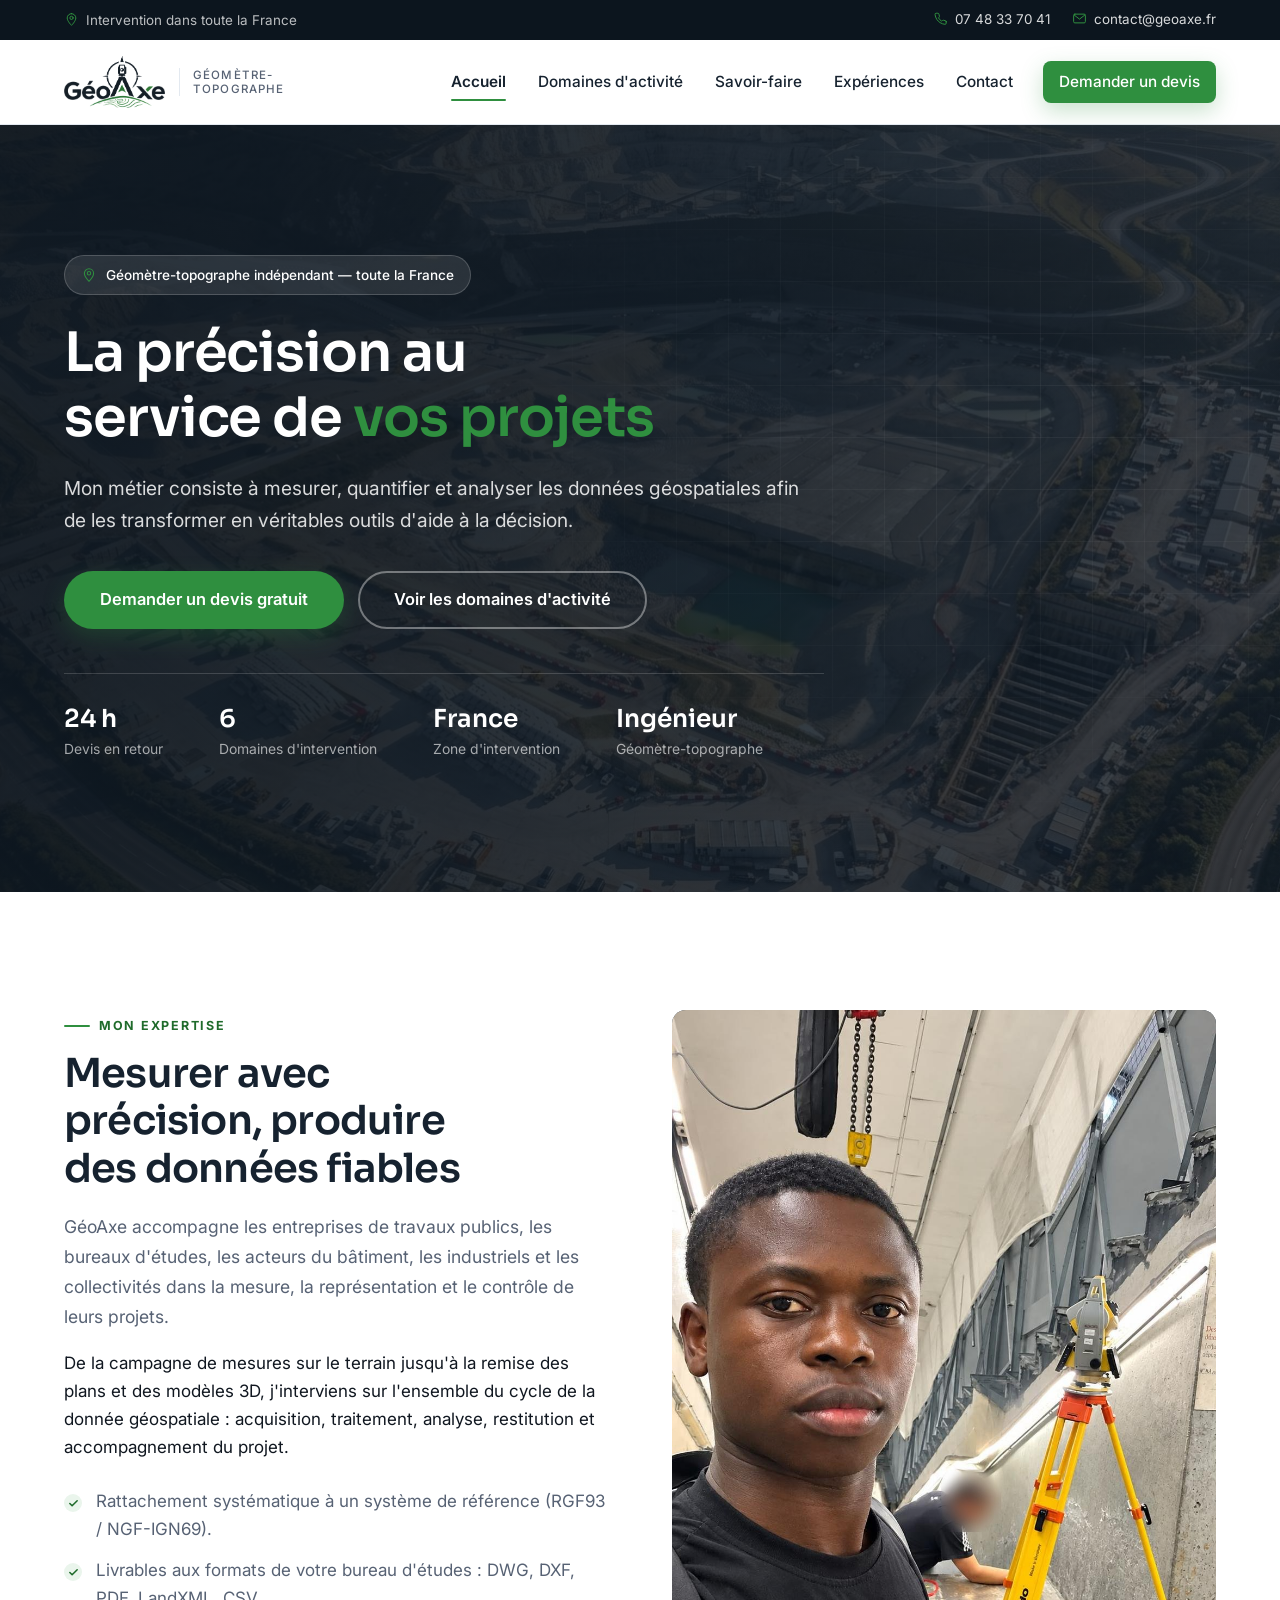
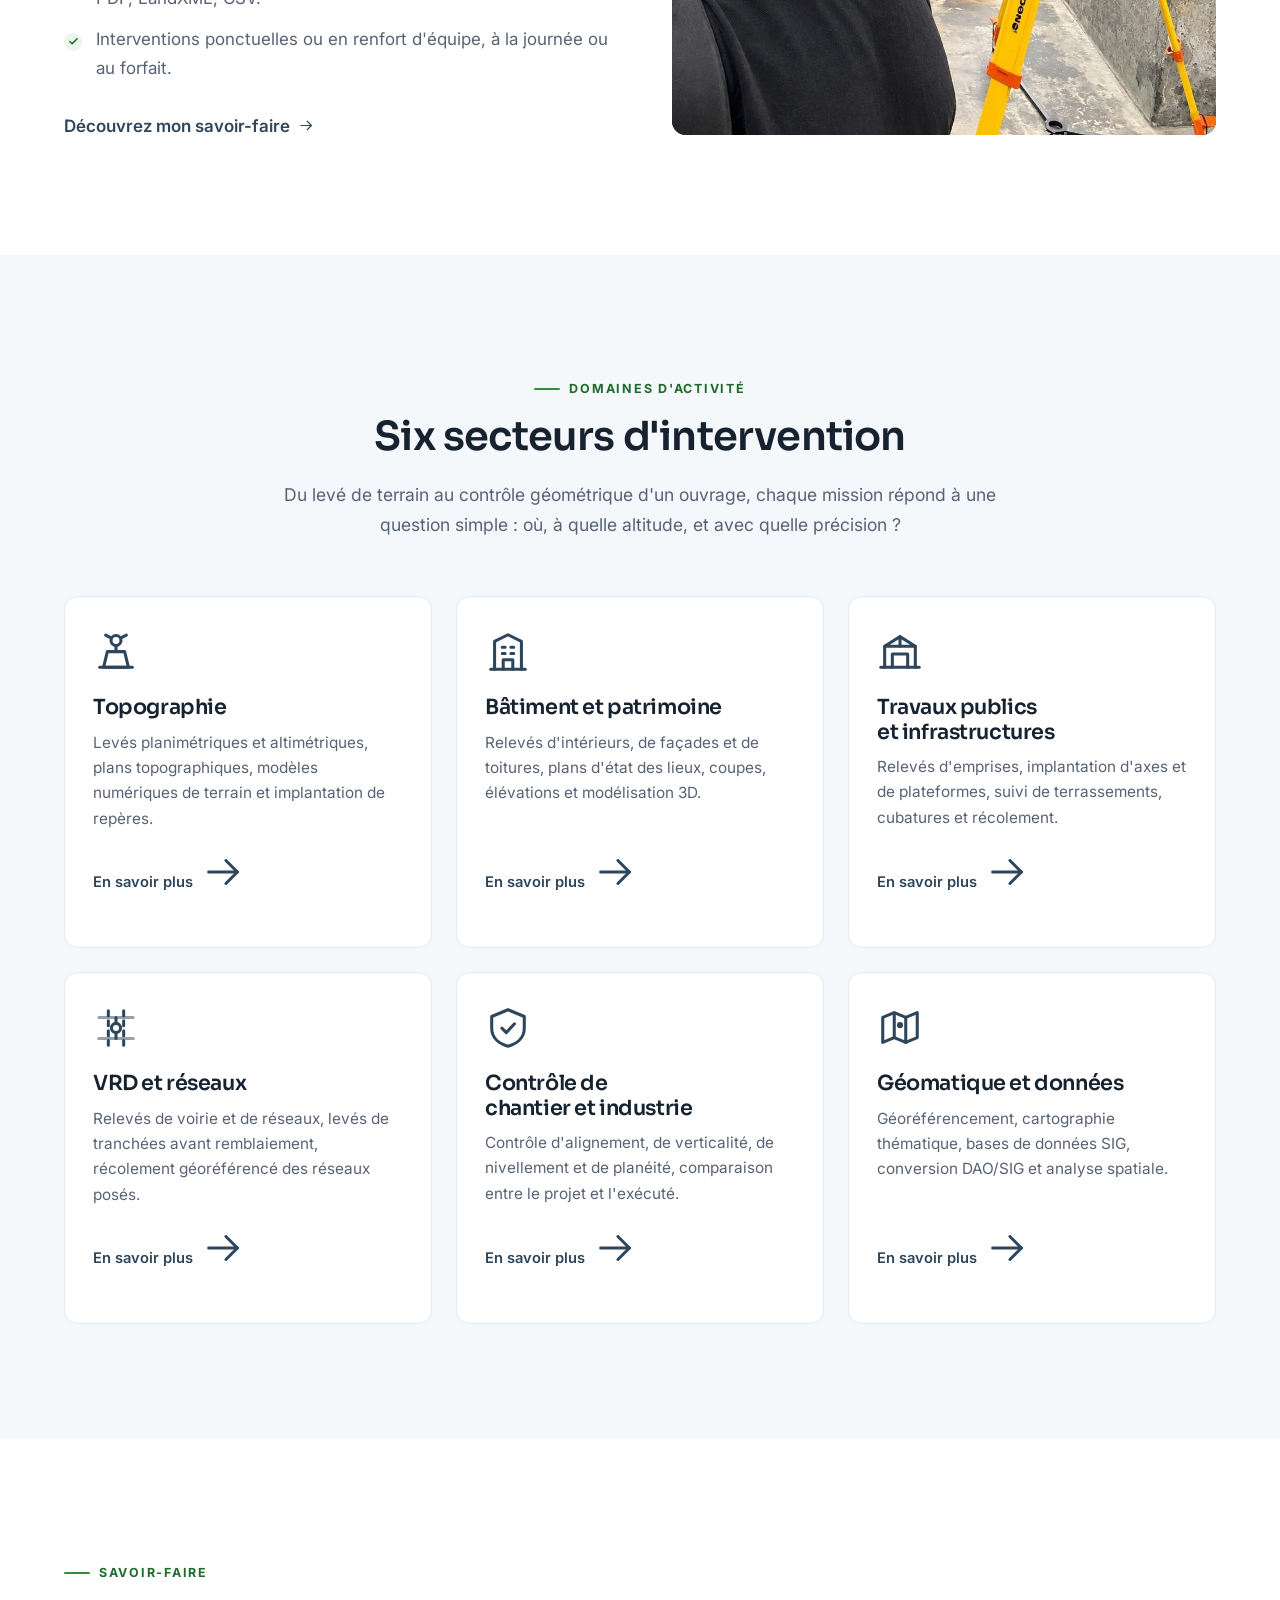
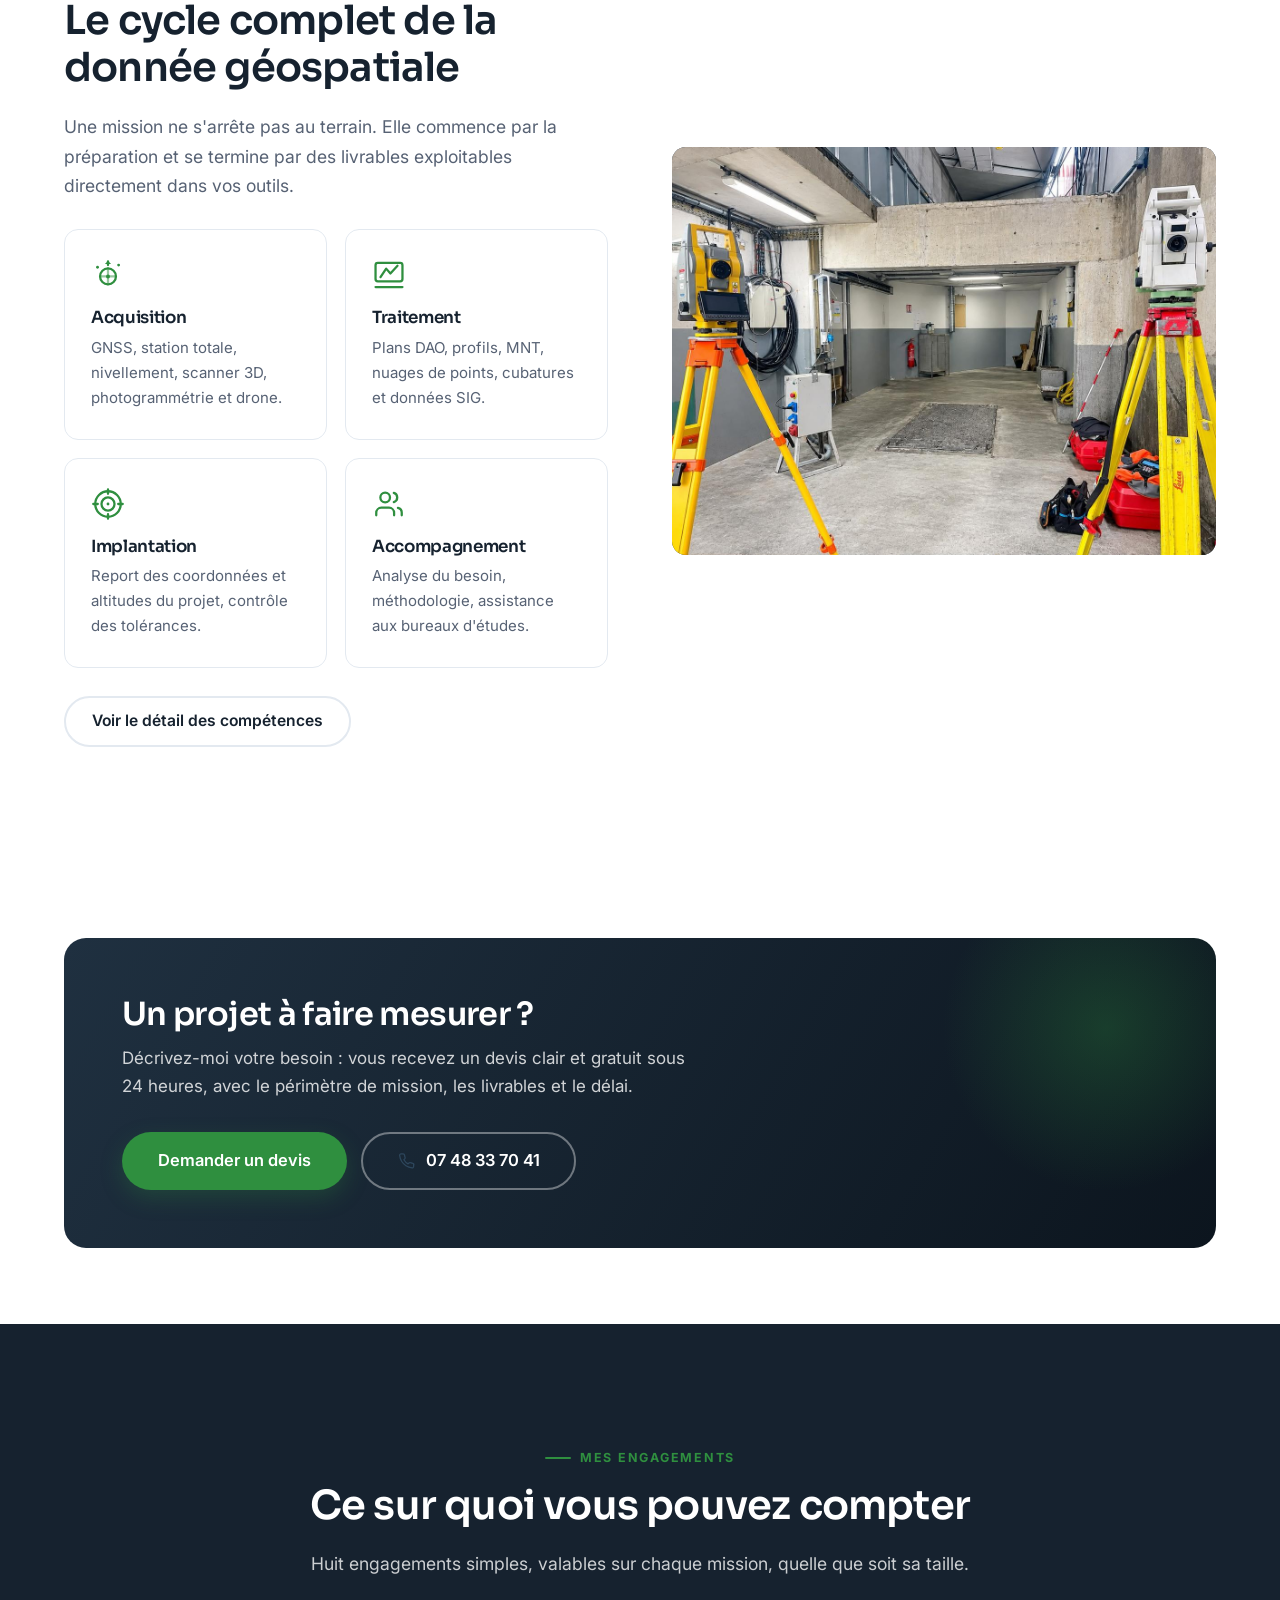
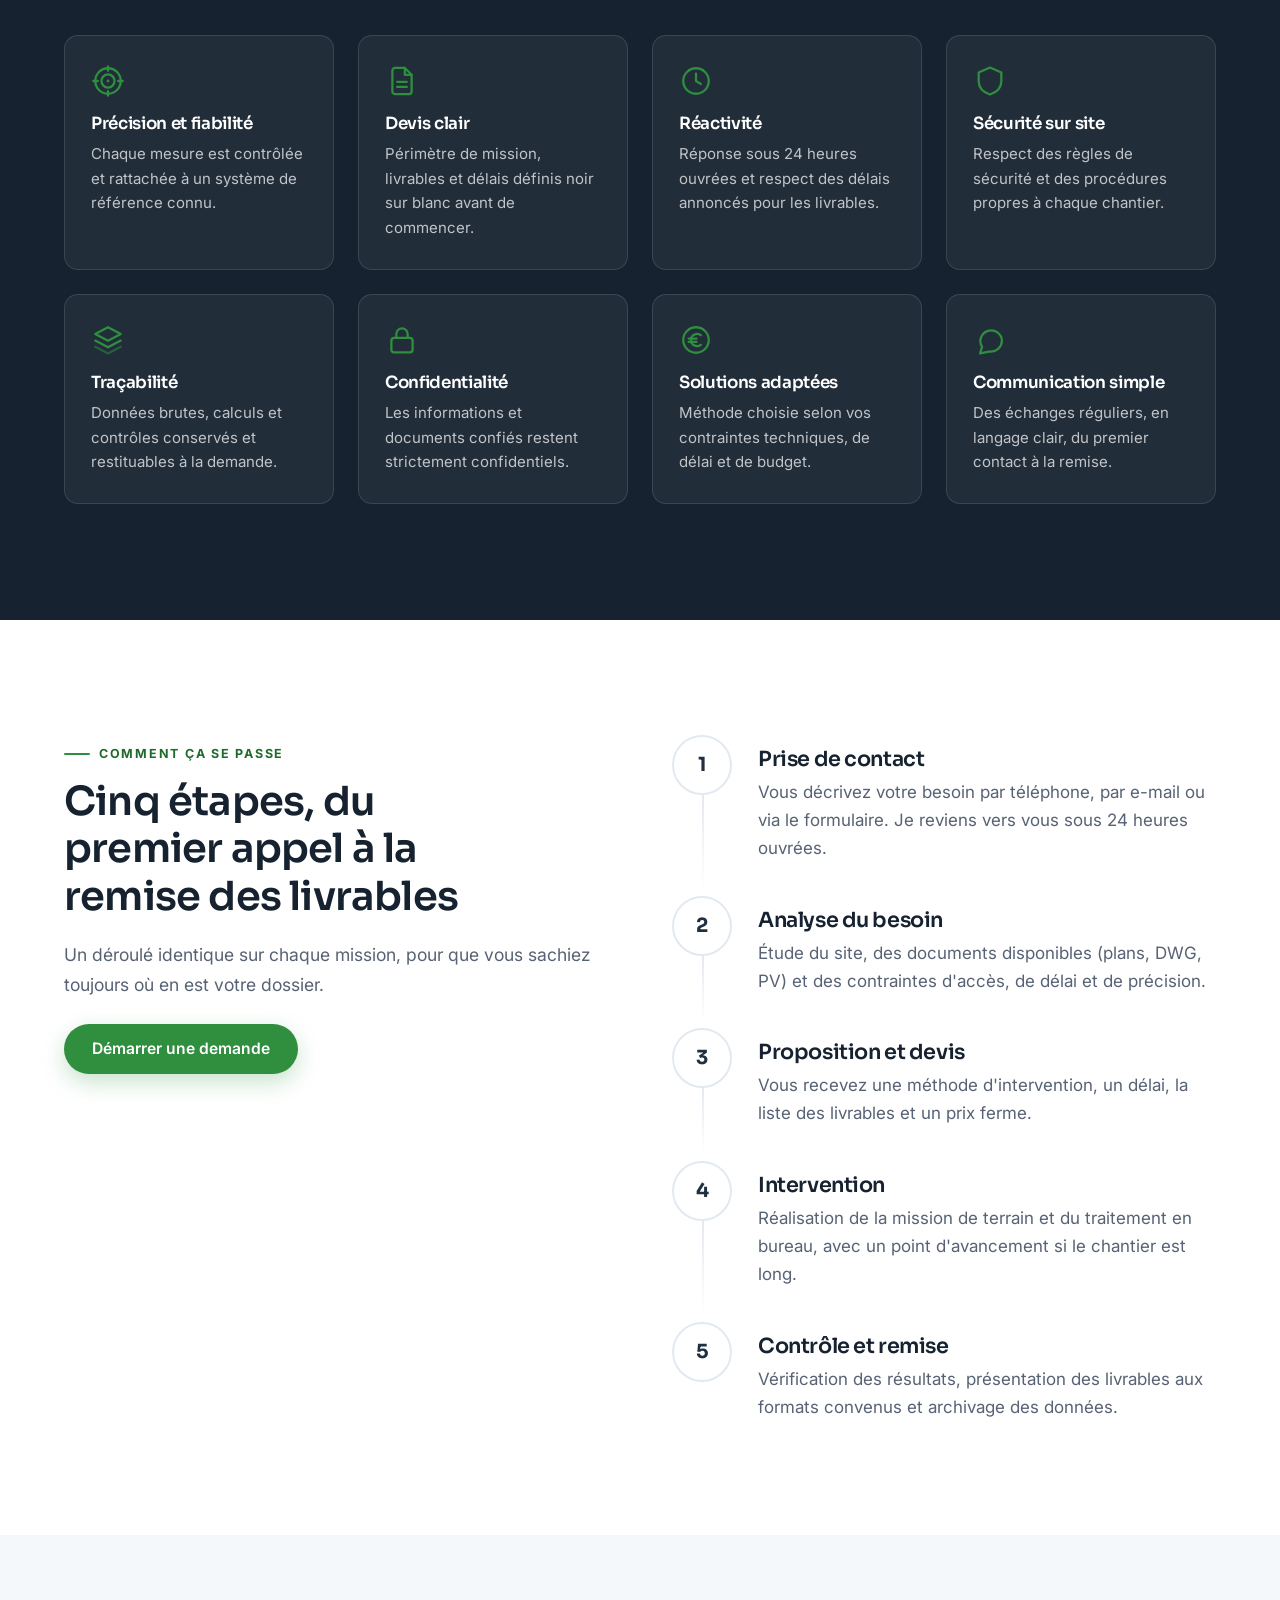
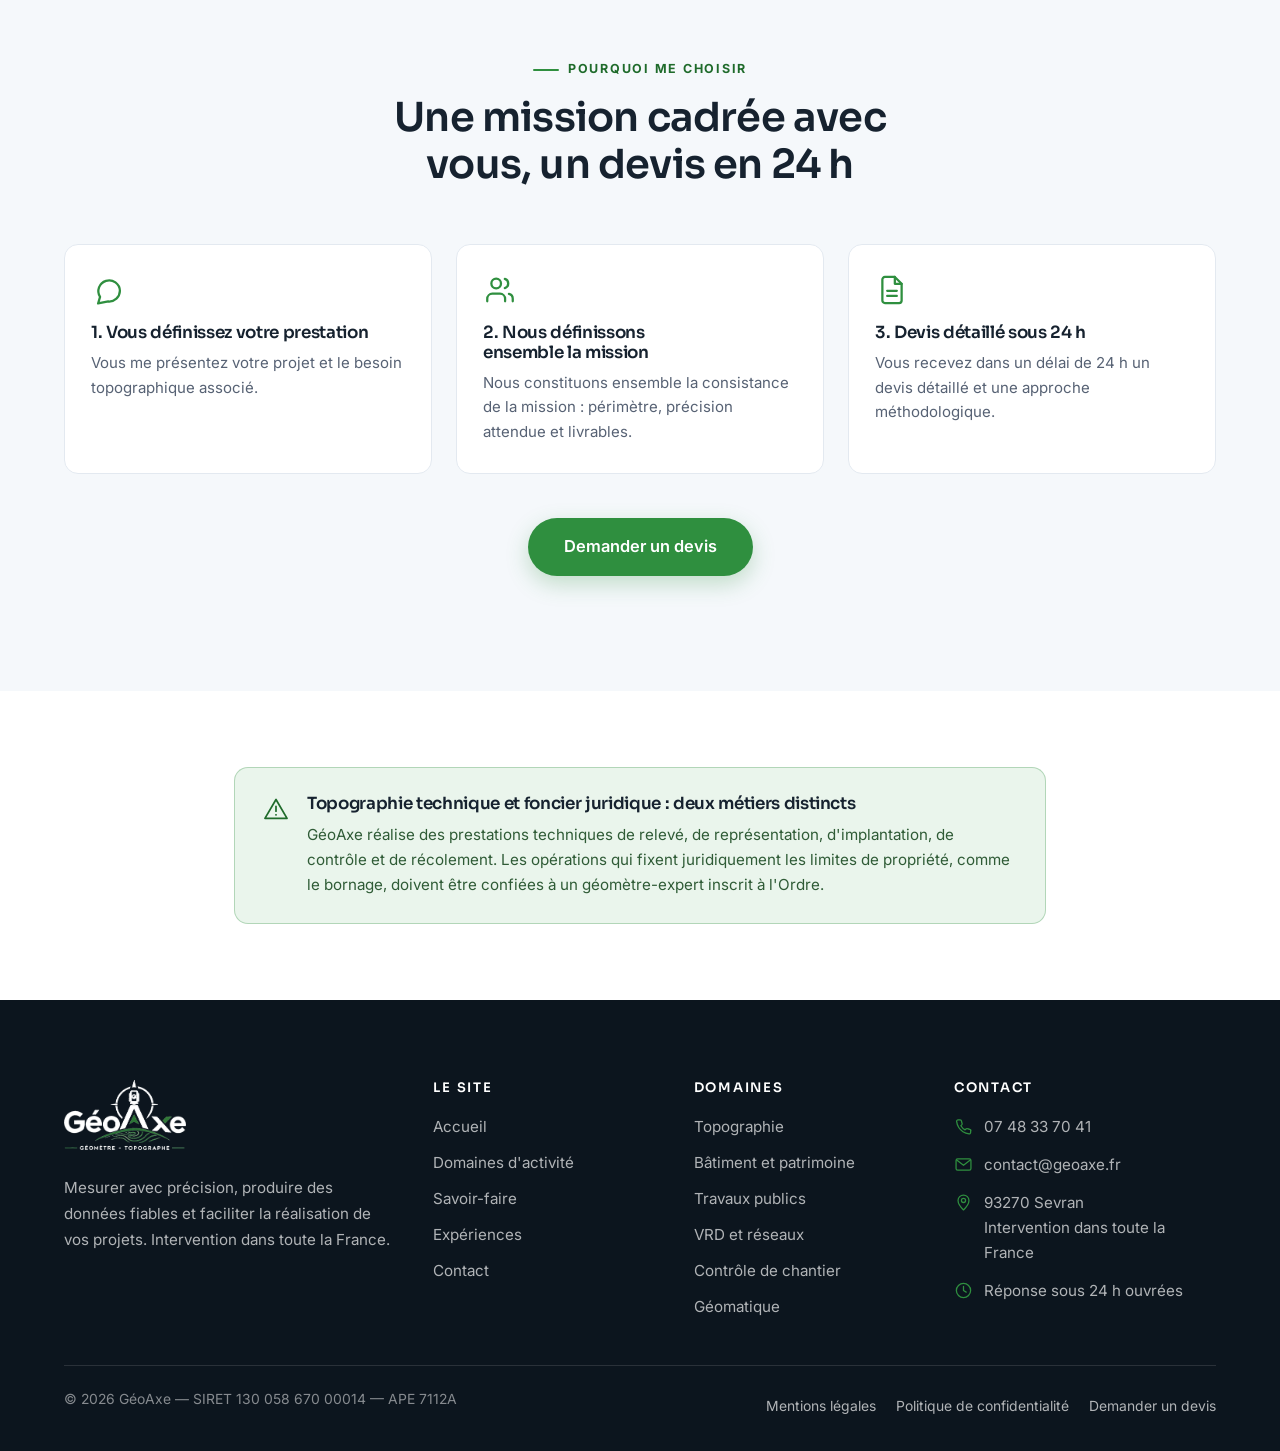
<file: index.html>
<!DOCTYPE html>
<html lang="fr">
<head>
  <meta charset="UTF-8">
  <meta name="viewport" content="width=device-width, initial-scale=1">
  <title>GéoAxe — Géomètre-topographe indépendant | Levés, implantation, contrôle</title>
  <meta name="description" content="GéoAxe, géomètre-topographe indépendant intervenant dans toute la France : levés topographiques, implantation, contrôle de chantier, VRD et réseaux, relevés de bâtiments, SIG et modélisation 3D. Devis gratuit sous 24 h.">
  <meta name="author" content="GéoAxe">
  <meta name="theme-color" content="#0a1e36">

  <!-- Partage sur les réseaux sociaux -->
  <meta property="og:type" content="website">
  <meta property="og:site_name" content="GéoAxe">
  <meta property="og:title" content="GéoAxe — Géomètre-topographe indépendant | Levés, implantation, contrôle">
  <meta property="og:description" content="GéoAxe, géomètre-topographe indépendant intervenant dans toute la France : levés topographiques, implantation, contrôle de chantier, VRD et réseaux, relevés de bâtiments, SIG et modélisation 3D. Devis gratuit sous 24 h.">
  <meta property="og:image" content="assets/images/og-image.jpg">
  <meta property="og:locale" content="fr_FR">

  <link rel="icon" href="assets/favicon.svg" type="image/svg+xml">
  <link rel="preconnect" href="https://fonts.googleapis.com">
  <link rel="preconnect" href="https://fonts.gstatic.com" crossorigin>
  <link href="https://fonts.googleapis.com/css2?family=Inter:wght@400;500;600&family=Sora:wght@500;600;700&display=swap" rel="stylesheet">
  <link rel="stylesheet" href="css/style.css">
  <script src="js/icons.js" defer></script>
  <script src="js/script.js" defer></script>
</head>
<body>

<a class="skip-link" href="#main">Aller au contenu principal</a>

<!-- ============ BARRE DE CONTACT ============ -->
<div class="topbar">
  <div class="container topbar-inner">
    <span><svg class="icon" aria-hidden="true"><use href="#icon-pin"></use></svg> Intervention dans toute la France</span>
    <ul class="topbar-list">
      <li><a href="tel:+33748337041"><svg class="icon" aria-hidden="true"><use href="#icon-phone"></use></svg> 07 48 33 70 41</a></li>
      <li><a href="mailto:contact@geoaxe.fr"><svg class="icon" aria-hidden="true"><use href="#icon-mail"></use></svg> contact@geoaxe.fr</a></li>
    </ul>
  </div>
</div>

<!-- ============ EN-TÊTE ============ -->
<header class="site-header">
  <div class="container header-inner">
    <a href="index.html" class="logo" aria-label="GéoAxe — accueil">
      <!-- Déposez votre logo dans assets/images/logo-geoaxe.png (ou .svg).
           Tant que le fichier n'existe pas, le logo vectoriel de secours s'affiche. -->
      <img class="logo-img" src="assets/images/logo-geoaxe.png" alt="GéoAxe" width="303" height="156">
      <span class="logo-baseline">Géomètre-topographe</span>
      <span class="logo-fallback">
        <svg class="logo-mark" aria-hidden="true"><use href="#icon-logo"></use></svg>
        <span class="logo-text">
          <span class="logo-name">Géo<span>Axe</span></span>
          <span class="logo-title">Géomètre-topographe</span>
        </span>
      </span>
    </a>

    <button class="nav-toggle" id="navToggle" aria-label="Ouvrir le menu" aria-expanded="false" aria-controls="primaryNav">
      <span></span><span></span><span></span>
    </button>

    <nav class="primary-nav" id="primaryNav" aria-label="Navigation principale">
        <a href="index.html" aria-current="page">Accueil</a>
        <a href="domaines-activite.html">Domaines d'activité</a>
        <a href="savoir-faire.html">Savoir-faire</a>
        <a href="experiences.html">Expériences</a>
        <a href="contact.html">Contact</a>
      <a href="contact.html" class="btn btn-primary">Demander un devis</a>
    </nav>
  </div>
</header>

<main id="main">

<!-- ============ HERO ============ -->
<section class="hero">
  <div class="media hero-media">
    <img src="assets/images/hero-chantier.jpg" alt="" loading="eager" decoding="async">
  </div>
  <div class="container hero-inner">
    <div class="hero-content">
      <span class="hero-kicker">
        <svg class="icon" aria-hidden="true"><use href="#icon-pin"></use></svg>
        Géomètre-topographe indépendant — toute la France
      </span>
      <h1>La précision au service de <em>vos projets</em></h1>
      <p class="hero-subtitle">
        Mon métier consiste à mesurer, quantifier et analyser les données géospatiales
        afin de les transformer en véritables outils d'aide à la décision.
      </p>
      <div class="hero-actions btn-group">
        <a href="contact.html" class="btn btn-primary btn-lg">Demander un devis gratuit</a>
        <a href="domaines-activite.html" class="btn btn-ghost btn-lg">Voir les domaines d'activité</a>
      </div>
      <div class="hero-proof">
        <div><strong>24 h</strong><span>Devis en retour</span></div>
        <div><strong>6</strong><span>Domaines d'intervention</span></div>
        <div><strong>France</strong><span>Zone d'intervention</span></div>
        <div><strong>Ingénieur</strong><span>Géomètre-topographe</span></div>
      </div>
    </div>
  </div>
</section>

<!-- ============ PROPOSITION DE VALEUR ============ -->
<section class="section">
  <div class="container split">
    <div class="split-content reveal">
      <span class="eyebrow">Mon expertise</span>
      <h2>Mesurer avec précision, produire des données fiables</h2>
      <p class="lead">
        GéoAxe accompagne les entreprises de travaux publics, les bureaux d'études,
        les acteurs du bâtiment, les industriels et les collectivités dans la mesure,
        la représentation et le contrôle de leurs projets.
      </p>
      <p>
        De la campagne de mesures sur le terrain jusqu'à la remise des plans et des
        modèles 3D, j'interviens sur l'ensemble du cycle de la donnée géospatiale :
        acquisition, traitement, analyse, restitution et accompagnement du projet.
      </p>
      <ul class="check-list" style="margin:26px 0 30px">
        <li>Rattachement systématique à un système de référence (RGF93 / NGF-IGN69).</li>
        <li>Livrables aux formats de votre bureau d'études : DWG, DXF, PDF, LandXML, CSV.</li>
        <li>Interventions ponctuelles ou en renfort d'équipe, à la journée ou au forfait.</li>
      </ul>
      <a href="savoir-faire.html" class="arrow-link">
        Découvrez mon savoir-faire
        <svg class="icon" aria-hidden="true"><use href="#icon-arrow"></use></svg>
      </a>
    </div>
    <div class="split-media reveal reveal-delay-1">
      <div class="media media-3x4 ">
          <img src="assets/images/apropos-terrain.jpg" alt="Géomètre-topographe en intervention sur un chantier" loading="lazy" decoding="async">
          <span class="media-hint"><b>Photo à fournir</b>Vous en train de travailler : station totale, GNSS ou tablette sur chantier<br><code>apropos-terrain.jpg</code></span>
        </div>
    </div>
  </div>
</section>

<!-- ============ DOMAINES D'ACTIVITÉ ============ -->
<section class="section section-surface">
  <div class="container">
    <div class="section-head is-centered">
      <span class="eyebrow">Domaines d'activité</span>
      <h2>Six secteurs d'intervention</h2>
      <p class="lead">
        Du levé de terrain au contrôle géométrique d'un ouvrage, chaque mission
        répond à une question simple : où, à quelle altitude, et avec quelle précision ?
      </p>
    </div>
    <div class="grid grid-3">
      <a class="domain-card reveal" href="domaines-activite.html#topographie">
        <svg class="icon" aria-hidden="true"><use href="#icon-topo"></use></svg>
        <h3>Topographie</h3>
        <p>Levés planimétriques et altimétriques, plans topographiques, modèles numériques de terrain et implantation de repères.</p>
        <span class="arrow-link">En savoir plus <svg class="icon" aria-hidden="true"><use href="#icon-arrow"></use></svg></span>
      </a>
      <a class="domain-card reveal" href="domaines-activite.html#batiment">
        <svg class="icon" aria-hidden="true"><use href="#icon-building"></use></svg>
        <h3>Bâtiment et patrimoine</h3>
        <p>Relevés d'intérieurs, de façades et de toitures, plans d'état des lieux, coupes, élévations et modélisation 3D.</p>
        <span class="arrow-link">En savoir plus <svg class="icon" aria-hidden="true"><use href="#icon-arrow"></use></svg></span>
      </a>
      <a class="domain-card reveal" href="domaines-activite.html#travaux-publics">
        <svg class="icon" aria-hidden="true"><use href="#icon-infra"></use></svg>
        <h3>Travaux publics et infrastructures</h3>
        <p>Relevés d'emprises, implantation d'axes et de plateformes, suivi de terrassements, cubatures et récolement.</p>
        <span class="arrow-link">En savoir plus <svg class="icon" aria-hidden="true"><use href="#icon-arrow"></use></svg></span>
      </a>
      <a class="domain-card reveal" href="domaines-activite.html#vrd">
        <svg class="icon" aria-hidden="true"><use href="#icon-vrd"></use></svg>
        <h3>VRD et réseaux</h3>
        <p>Relevés de voirie et de réseaux, levés de tranchées avant remblaiement, récolement géoréférencé des réseaux posés.</p>
        <span class="arrow-link">En savoir plus <svg class="icon" aria-hidden="true"><use href="#icon-arrow"></use></svg></span>
      </a>
      <a class="domain-card reveal" href="domaines-activite.html#controle">
        <svg class="icon" aria-hidden="true"><use href="#icon-control"></use></svg>
        <h3>Contrôle de chantier et industrie</h3>
        <p>Contrôle d'alignement, de verticalité, de nivellement et de planéité, comparaison entre le projet et l'exécuté.</p>
        <span class="arrow-link">En savoir plus <svg class="icon" aria-hidden="true"><use href="#icon-arrow"></use></svg></span>
      </a>
      <a class="domain-card reveal" href="domaines-activite.html#geomatique">
        <svg class="icon" aria-hidden="true"><use href="#icon-gis"></use></svg>
        <h3>Géomatique et données</h3>
        <p>Géoréférencement, cartographie thématique, bases de données SIG, conversion DAO/SIG et analyse spatiale.</p>
        <span class="arrow-link">En savoir plus <svg class="icon" aria-hidden="true"><use href="#icon-arrow"></use></svg></span>
      </a>
    </div>
  </div>
</section>

<!-- ============ SAVOIR-FAIRE ============ -->
<section class="section">
  <div class="container split is-reverse">
    <div class="split-media reveal">
      <div class="media media-4x3 ">
          <img src="assets/images/savoir-faire-acquisition.jpg" alt="Acquisition de données topographiques sur le terrain" loading="lazy" decoding="async">
          <span class="media-hint"><b>Photo à fournir</b>Matériel en action : station totale, récepteur GNSS, scanner 3D ou drone<br><code>savoir-faire-acquisition.jpg</code></span>
        </div>
    </div>
    <div class="split-content reveal reveal-delay-1">
      <span class="eyebrow">Savoir-faire</span>
      <h2>Le cycle complet de la donnée géospatiale</h2>
      <p class="lead">
        Une mission ne s'arrête pas au terrain. Elle commence par la préparation
        et se termine par des livrables exploitables directement dans vos outils.
      </p>
      <div class="grid grid-2" style="gap:18px;margin-top:28px">
        <div class="feature-card">
          <svg class="icon" aria-hidden="true"><use href="#icon-gnss"></use></svg>
          <h3>Acquisition</h3>
          <p>GNSS, station totale, nivellement, scanner 3D, photogrammétrie et drone.</p>
        </div>
        <div class="feature-card">
          <svg class="icon" aria-hidden="true"><use href="#icon-cad"></use></svg>
          <h3>Traitement</h3>
          <p>Plans DAO, profils, MNT, nuages de points, cubatures et données SIG.</p>
        </div>
        <div class="feature-card">
          <svg class="icon" aria-hidden="true"><use href="#icon-target"></use></svg>
          <h3>Implantation</h3>
          <p>Report des coordonnées et altitudes du projet, contrôle des tolérances.</p>
        </div>
        <div class="feature-card">
          <svg class="icon" aria-hidden="true"><use href="#icon-users"></use></svg>
          <h3>Accompagnement</h3>
          <p>Analyse du besoin, méthodologie, assistance aux bureaux d'études.</p>
        </div>
      </div>
      <p style="margin-top:28px">
        <a href="savoir-faire.html" class="btn btn-outline">Voir le détail des compétences</a>
      </p>
    </div>
  </div>
</section>

<!-- ============ BANDEAU DEVIS ============ -->
<section class="section-sm">
  <div class="container">
    <div class="cta-band reveal">
      <div>
        <h2>Un projet à faire mesurer&nbsp;?</h2>
        <p>Décrivez-moi votre besoin&nbsp;: vous recevez un devis clair et gratuit sous 24&nbsp;heures, avec le périmètre de mission, les livrables et le délai.</p>
      </div>
      <div class="btn-group">
        <a href="contact.html" class="btn btn-primary btn-lg">Demander un devis</a>
        <a href="tel:+33748337041" class="btn btn-ghost btn-lg">
          <svg class="icon" aria-hidden="true"><use href="#icon-phone"></use></svg> 07 48 33 70 41
        </a>
      </div>
    </div>
  </div>
</section>

<!-- ============ ENGAGEMENTS ============ -->
<section class="section section-dark">
  <div class="container">
    <div class="section-head is-centered">
      <span class="eyebrow">Mes engagements</span>
      <h2>Ce sur quoi vous pouvez compter</h2>
      <p class="lead">Huit engagements simples, valables sur chaque mission, quelle que soit sa taille.</p>
    </div>
    <div class="grid grid-4">
      <div class="feature-card reveal">
        <svg class="icon" aria-hidden="true"><use href="#icon-target"></use></svg>
        <h3>Précision et fiabilité</h3>
        <p>Chaque mesure est contrôlée et rattachée à un système de référence connu.</p>
      </div>
      <div class="feature-card reveal">
        <svg class="icon" aria-hidden="true"><use href="#icon-file"></use></svg>
        <h3>Devis clair</h3>
        <p>Périmètre de mission, livrables et délais définis noir sur blanc avant de commencer.</p>
      </div>
      <div class="feature-card reveal">
        <svg class="icon" aria-hidden="true"><use href="#icon-clock"></use></svg>
        <h3>Réactivité</h3>
        <p>Réponse sous 24 heures ouvrées et respect des délais annoncés pour les livrables.</p>
      </div>
      <div class="feature-card reveal">
        <svg class="icon" aria-hidden="true"><use href="#icon-shield"></use></svg>
        <h3>Sécurité sur site</h3>
        <p>Respect des règles de sécurité et des procédures propres à chaque chantier.</p>
      </div>
      <div class="feature-card reveal">
        <svg class="icon" aria-hidden="true"><use href="#icon-layers"></use></svg>
        <h3>Traçabilité</h3>
        <p>Données brutes, calculs et contrôles conservés et restituables à la demande.</p>
      </div>
      <div class="feature-card reveal">
        <svg class="icon" aria-hidden="true"><use href="#icon-lock"></use></svg>
        <h3>Confidentialité</h3>
        <p>Les informations et documents confiés restent strictement confidentiels.</p>
      </div>
      <div class="feature-card reveal">
        <svg class="icon" aria-hidden="true"><use href="#icon-euro"></use></svg>
        <h3>Solutions adaptées</h3>
        <p>Méthode choisie selon vos contraintes techniques, de délai et de budget.</p>
      </div>
      <div class="feature-card reveal">
        <svg class="icon" aria-hidden="true"><use href="#icon-chat"></use></svg>
        <h3>Communication simple</h3>
        <p>Des échanges réguliers, en langage clair, du premier contact à la remise.</p>
      </div>
    </div>
  </div>
</section>

<!-- ============ PARCOURS CLIENT ============ -->
<section class="section">
  <div class="container split is-top">
    <div class="split-content reveal">
      <span class="eyebrow">Comment ça se passe</span>
      <h2>Cinq étapes, du premier appel à la remise des livrables</h2>
      <p class="lead">
        Un déroulé identique sur chaque mission, pour que vous sachiez toujours
        où en est votre dossier.
      </p>
      <p style="margin-top:24px">
        <a href="contact.html" class="btn btn-primary">Démarrer une demande</a>
      </p>
    </div>
    <div class="timeline">
        <div class="timeline-item reveal">
          <div class="timeline-num">1</div>
          <div class="timeline-content">
            <h3>Prise de contact</h3>
            <p>Vous décrivez votre besoin par téléphone, par e-mail ou via le formulaire. Je reviens vers vous sous 24 heures ouvrées.</p>
          </div>
        </div>
        <div class="timeline-item reveal">
          <div class="timeline-num">2</div>
          <div class="timeline-content">
            <h3>Analyse du besoin</h3>
            <p>Étude du site, des documents disponibles (plans, DWG, PV) et des contraintes d'accès, de délai et de précision.</p>
          </div>
        </div>
        <div class="timeline-item reveal">
          <div class="timeline-num">3</div>
          <div class="timeline-content">
            <h3>Proposition et devis</h3>
            <p>Vous recevez une méthode d'intervention, un délai, la liste des livrables et un prix ferme.</p>
          </div>
        </div>
        <div class="timeline-item reveal">
          <div class="timeline-num">4</div>
          <div class="timeline-content">
            <h3>Intervention</h3>
            <p>Réalisation de la mission de terrain et du traitement en bureau, avec un point d'avancement si le chantier est long.</p>
          </div>
        </div>
        <div class="timeline-item reveal">
          <div class="timeline-num">5</div>
          <div class="timeline-content">
            <h3>Contrôle et remise</h3>
            <p>Vérification des résultats, présentation des livrables aux formats convenus et archivage des données.</p>
          </div>
        </div>
    </div>
  </div>
</section>

<!-- ============ POURQUOI ME CHOISIR ============ -->
<section class="section section-surface">
  <div class="container">
    <div class="section-head is-centered">
      <span class="eyebrow">Pourquoi me choisir</span>
      <h2>Une mission cadrée avec vous, un devis en 24&nbsp;h</h2>
    </div>
    <div class="grid grid-3">
      <div class="feature-card reveal">
        <svg class="icon" aria-hidden="true"><use href="#icon-chat"></use></svg>
        <h3>1. Vous définissez votre prestation</h3>
        <p>Vous me présentez votre projet et le besoin topographique associé.</p>
      </div>
      <div class="feature-card reveal reveal-delay-1">
        <svg class="icon" aria-hidden="true"><use href="#icon-users"></use></svg>
        <h3>2. Nous définissons ensemble la mission</h3>
        <p>Nous constituons ensemble la consistance de la mission&nbsp;: périmètre, précision attendue et livrables.</p>
      </div>
      <div class="feature-card reveal reveal-delay-2">
        <svg class="icon" aria-hidden="true"><use href="#icon-file"></use></svg>
        <h3>3. Devis détaillé sous 24&nbsp;h</h3>
        <p>Vous recevez dans un délai de 24&nbsp;h un devis détaillé et une approche méthodologique.</p>
      </div>
    </div>
    <p style="text-align:center;margin-top:44px">
      <a href="contact.html" class="btn btn-primary btn-lg">Demander un devis</a>
    </p>
  </div>
</section>

<!-- ============ CADRE D'INTERVENTION ============ -->
<section class="section-sm">
  <div class="container container-narrow">
    <div class="notice reveal">
      <svg class="icon" aria-hidden="true"><use href="#icon-alert"></use></svg>
      <div>
        <h3>Topographie technique et foncier juridique : deux métiers distincts</h3>
        <p>
          GéoAxe réalise des prestations techniques de relevé, de représentation,
          d'implantation, de contrôle et de récolement. Les opérations qui fixent
          juridiquement les limites de propriété, comme le bornage, doivent être
          confiées à un géomètre-expert inscrit à l'Ordre.
        </p>
      </div>
    </div>
  </div>
</section>

</main>

<!-- ============ PIED DE PAGE ============ -->
<footer class="site-footer">
  <div class="container">
    <div class="footer-grid">

      <div class="footer-logo">
        <a href="index.html" class="logo" aria-label="GéoAxe — accueil">
          <img class="logo-img" src="assets/images/logo-geoaxe-blanc.png" alt="GéoAxe — géomètre-topographe" width="296" height="170">
          <span class="logo-fallback">
            <svg class="logo-mark" aria-hidden="true"><use href="#icon-logo"></use></svg>
            <span class="logo-text">
              <span class="logo-name">GéoAxe</span>
              <span class="logo-title">Géomètre-topographe</span>
            </span>
          </span>
        </a>
        <p class="footer-about">
          Mesurer avec précision, produire des données fiables et faciliter
          la réalisation de vos projets. Intervention dans toute la France.
        </p>
      </div>

      <div>
        <h4>Le site</h4>
        <ul class="footer-links">
          <li><a href="index.html">Accueil</a></li>
          <li><a href="domaines-activite.html">Domaines d'activité</a></li>
          <li><a href="savoir-faire.html">Savoir-faire</a></li>
          <li><a href="experiences.html">Expériences</a></li>
          <li><a href="contact.html">Contact</a></li>
        </ul>
      </div>

      <div>
        <h4>Domaines</h4>
        <ul class="footer-links">
          <li><a href="domaines-activite.html#topographie">Topographie</a></li>
          <li><a href="domaines-activite.html#batiment">Bâtiment et patrimoine</a></li>
          <li><a href="domaines-activite.html#travaux-publics">Travaux publics</a></li>
          <li><a href="domaines-activite.html#vrd">VRD et réseaux</a></li>
          <li><a href="domaines-activite.html#controle">Contrôle de chantier</a></li>
          <li><a href="domaines-activite.html#geomatique">Géomatique</a></li>
        </ul>
      </div>

      <div>
        <h4>Contact</h4>
        <ul class="footer-contact">
          <li>
            <svg class="icon" aria-hidden="true"><use href="#icon-phone"></use></svg>
            <a href="tel:+33748337041">07 48 33 70 41</a>
          </li>
          <li>
            <svg class="icon" aria-hidden="true"><use href="#icon-mail"></use></svg>
            <a href="mailto:contact@geoaxe.fr">contact@geoaxe.fr</a>
          </li>
          <li>
            <svg class="icon" aria-hidden="true"><use href="#icon-pin"></use></svg>
            <span>93270 Sevran<br>Intervention dans toute la France</span>
          </li>
          <li>
            <svg class="icon" aria-hidden="true"><use href="#icon-clock"></use></svg>
            <span>Réponse sous 24&nbsp;h ouvrées</span>
          </li>
        </ul>
      </div>

    </div>

    <div class="footer-bottom">
      <p>© <span data-year>2026</span> GéoAxe — SIRET 130 058 670 00014 — APE 7112A</p>
      <ul>
        <li><a href="mentions-legales.html">Mentions légales</a></li>
        <li><a href="confidentialite.html">Politique de confidentialité</a></li>
        <li><a href="contact.html">Demander un devis</a></li>
      </ul>
    </div>
  </div>
</footer>

</body>
</html>
</file>
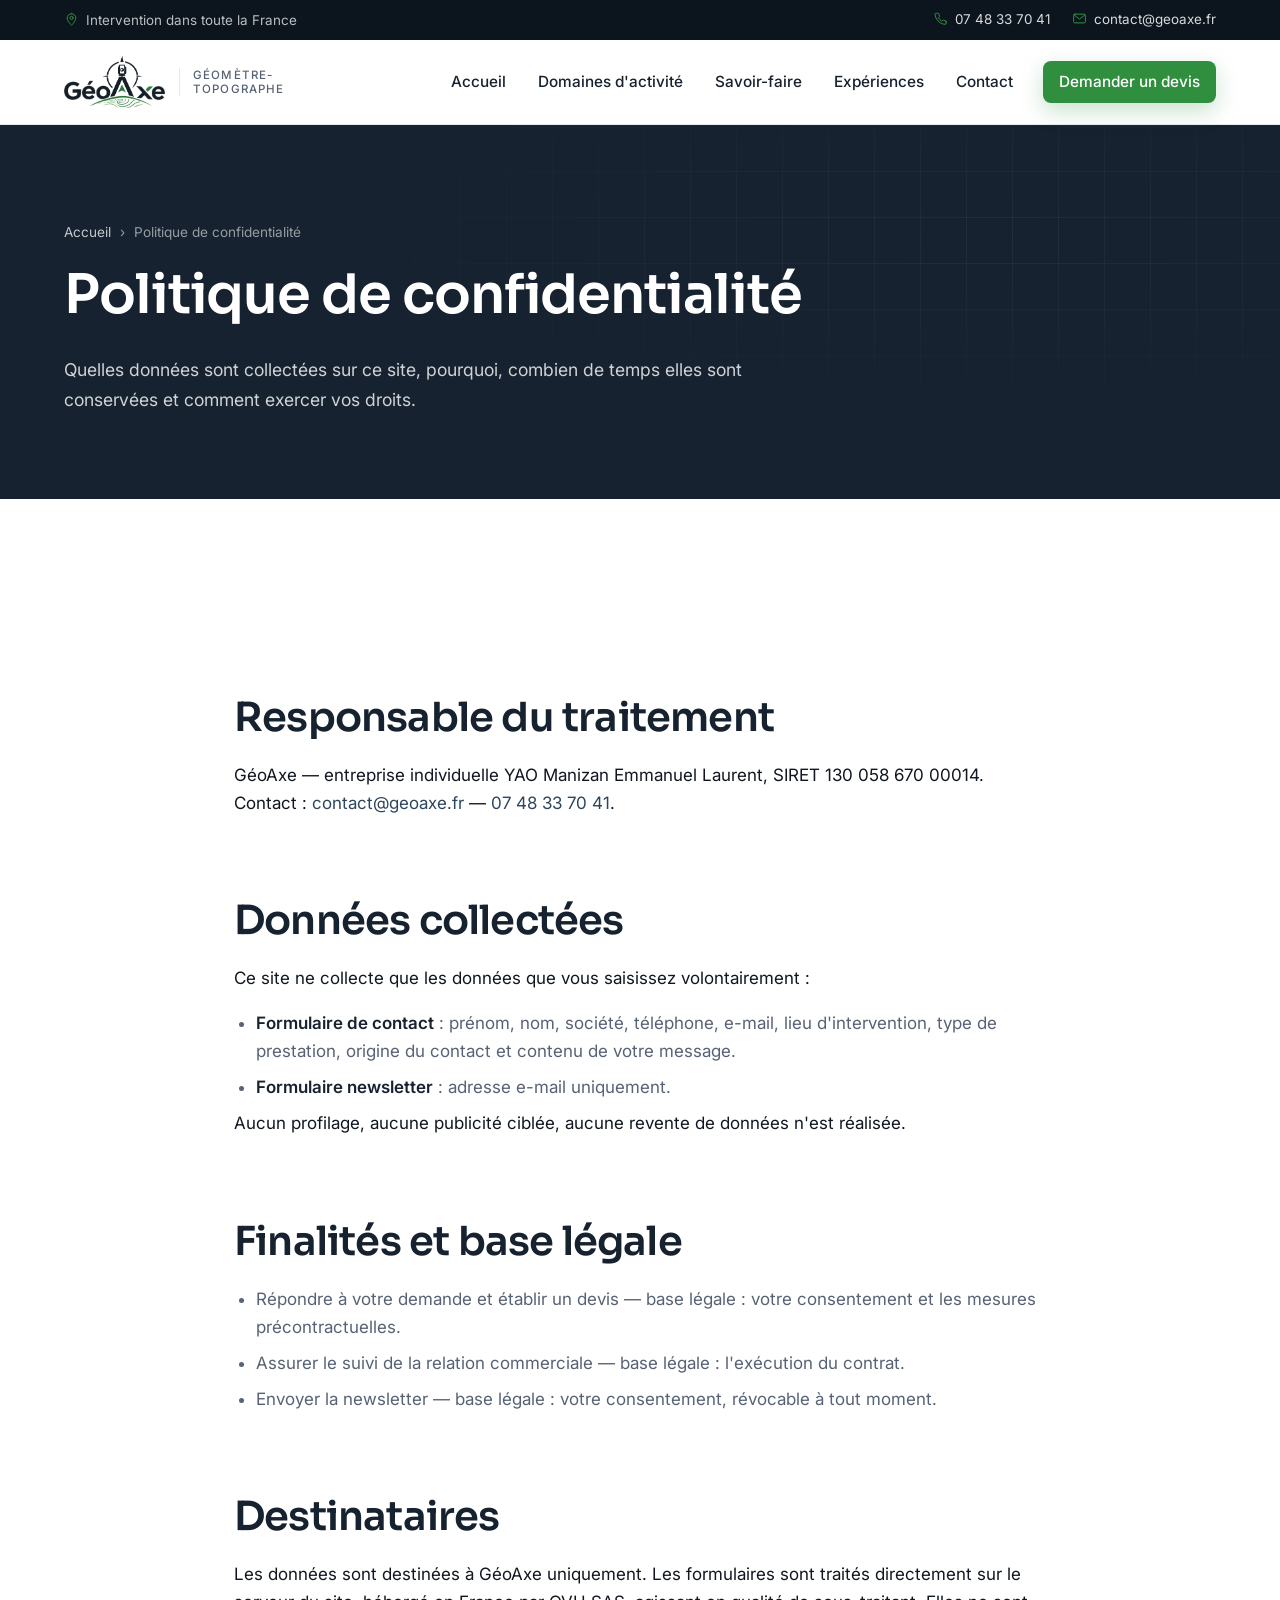
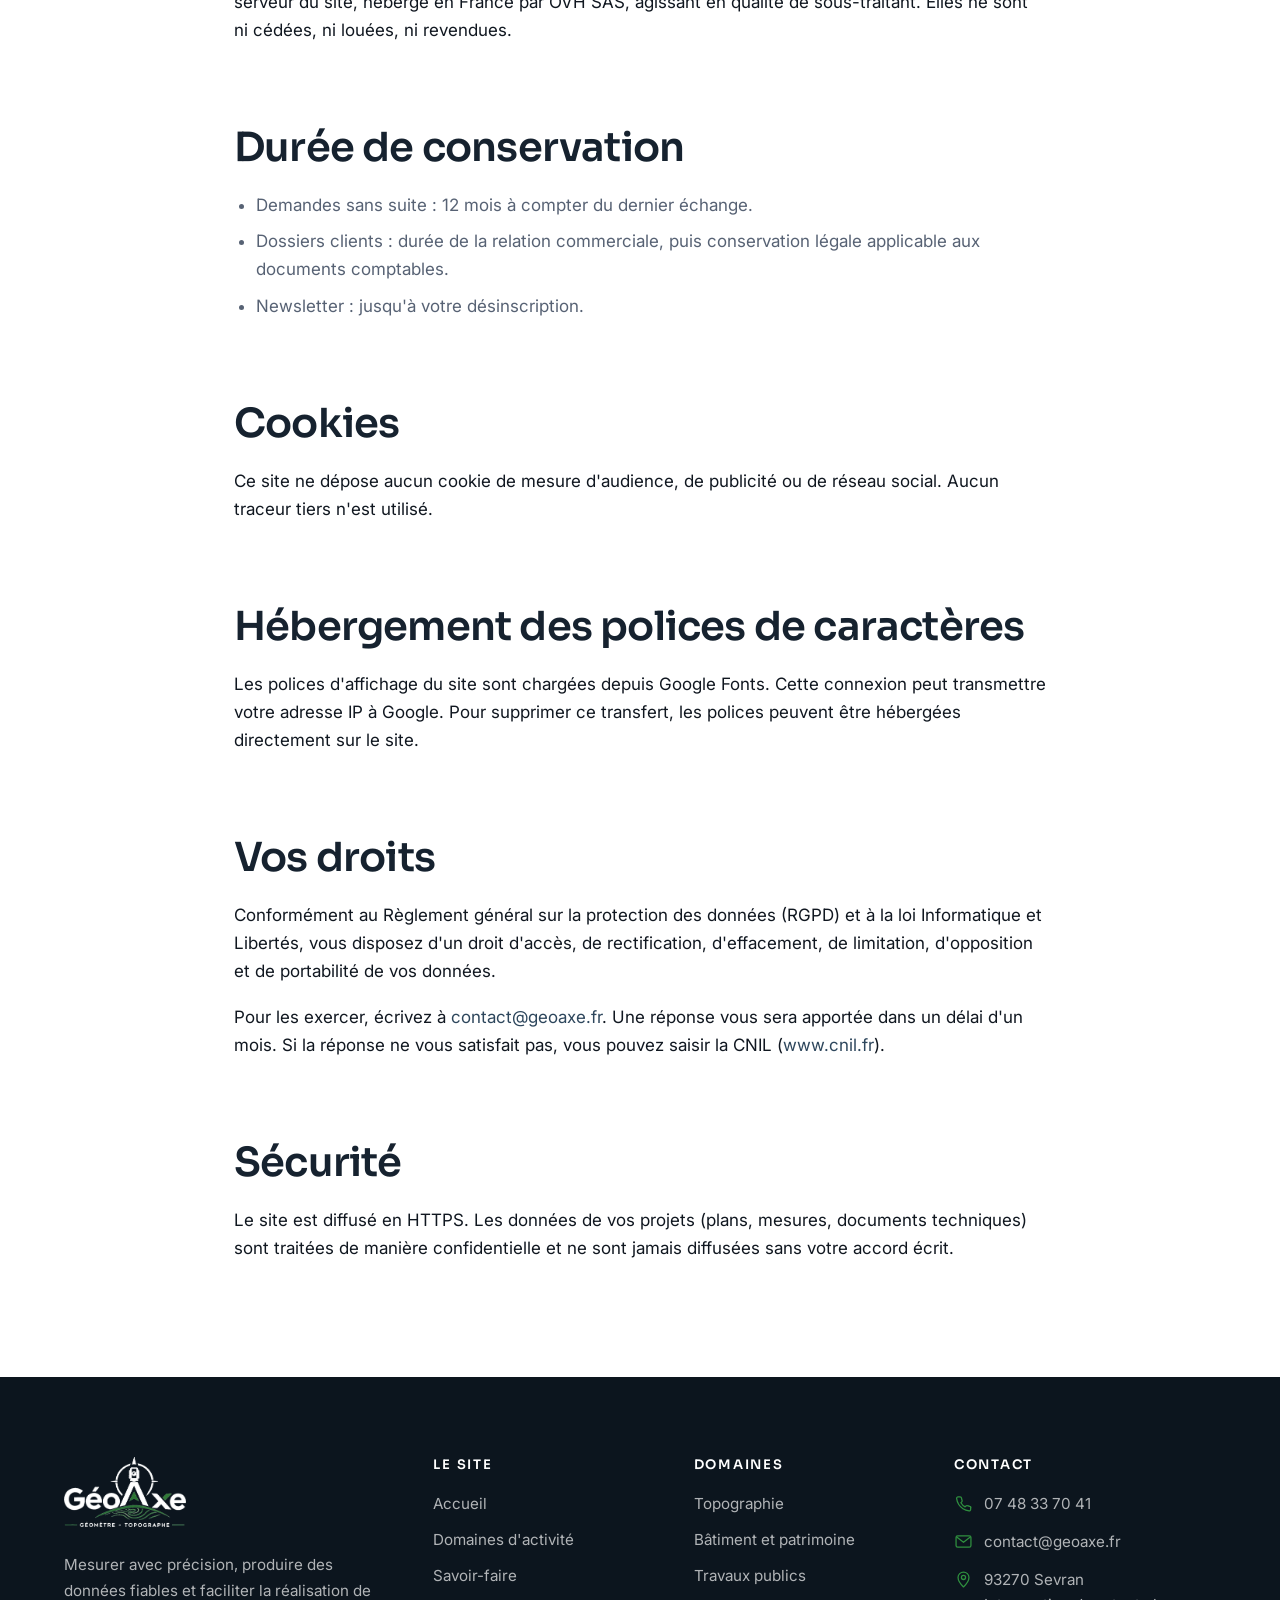
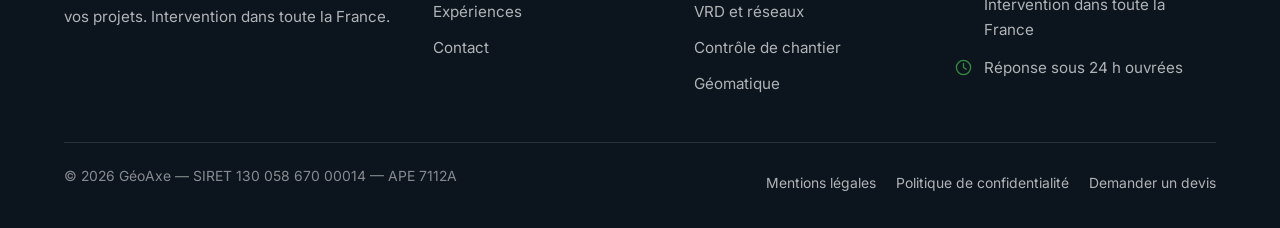
<file: confidentialite.html>
<!DOCTYPE html>
<html lang="fr">
<head>
  <meta charset="UTF-8">
  <meta name="viewport" content="width=device-width, initial-scale=1">
  <title>GéoAxe — Politique de confidentialité</title>
  <meta name="description" content="Politique de confidentialité du site GéoAxe : données collectées, finalités, durée de conservation et exercice de vos droits (RGPD).">
  <meta name="author" content="GéoAxe">
  <meta name="theme-color" content="#0a1e36">

  <!-- Partage sur les réseaux sociaux -->
  <meta property="og:type" content="website">
  <meta property="og:site_name" content="GéoAxe">
  <meta property="og:title" content="GéoAxe — Politique de confidentialité">
  <meta property="og:description" content="Politique de confidentialité du site GéoAxe : données collectées, finalités, durée de conservation et exercice de vos droits (RGPD).">
  <meta property="og:image" content="assets/images/og-image.jpg">
  <meta property="og:locale" content="fr_FR">

  <link rel="icon" href="assets/favicon.svg" type="image/svg+xml">
  <link rel="preconnect" href="https://fonts.googleapis.com">
  <link rel="preconnect" href="https://fonts.gstatic.com" crossorigin>
  <link href="https://fonts.googleapis.com/css2?family=Inter:wght@400;500;600&family=Sora:wght@500;600;700&display=swap" rel="stylesheet">
  <link rel="stylesheet" href="css/style.css">
  <script src="js/icons.js" defer></script>
  <script src="js/script.js" defer></script>
</head>
<body>

<a class="skip-link" href="#main">Aller au contenu principal</a>

<!-- ============ BARRE DE CONTACT ============ -->
<div class="topbar">
  <div class="container topbar-inner">
    <span><svg class="icon" aria-hidden="true"><use href="#icon-pin"></use></svg> Intervention dans toute la France</span>
    <ul class="topbar-list">
      <li><a href="tel:+33748337041"><svg class="icon" aria-hidden="true"><use href="#icon-phone"></use></svg> 07 48 33 70 41</a></li>
      <li><a href="mailto:contact@geoaxe.fr"><svg class="icon" aria-hidden="true"><use href="#icon-mail"></use></svg> contact@geoaxe.fr</a></li>
    </ul>
  </div>
</div>

<!-- ============ EN-TÊTE ============ -->
<header class="site-header">
  <div class="container header-inner">
    <a href="index.html" class="logo" aria-label="GéoAxe — accueil">
      <!-- Déposez votre logo dans assets/images/logo-geoaxe.png (ou .svg).
           Tant que le fichier n'existe pas, le logo vectoriel de secours s'affiche. -->
      <img class="logo-img" src="assets/images/logo-geoaxe.png" alt="GéoAxe" width="303" height="156">
      <span class="logo-baseline">Géomètre-topographe</span>
      <span class="logo-fallback">
        <svg class="logo-mark" aria-hidden="true"><use href="#icon-logo"></use></svg>
        <span class="logo-text">
          <span class="logo-name">Géo<span>Axe</span></span>
          <span class="logo-title">Géomètre-topographe</span>
        </span>
      </span>
    </a>

    <button class="nav-toggle" id="navToggle" aria-label="Ouvrir le menu" aria-expanded="false" aria-controls="primaryNav">
      <span></span><span></span><span></span>
    </button>

    <nav class="primary-nav" id="primaryNav" aria-label="Navigation principale">
        <a href="index.html">Accueil</a>
        <a href="domaines-activite.html">Domaines d'activité</a>
        <a href="savoir-faire.html">Savoir-faire</a>
        <a href="experiences.html">Expériences</a>
        <a href="contact.html">Contact</a>
      <a href="contact.html" class="btn btn-primary">Demander un devis</a>
    </nav>
  </div>
</header>

<main id="main">

<!-- ============ BANDEAU DE PAGE ============ -->
<section class="page-hero">
  <div class="container">
    <nav class="breadcrumb" aria-label="Fil d'Ariane">
      <a href="index.html">Accueil</a>
      <span aria-hidden="true">›</span>
      <span>Politique de confidentialité</span>
    </nav>
    <h1>Politique de confidentialité</h1>
    <p class="lead">Quelles données sont collectées sur ce site, pourquoi, combien de temps elles sont conservées et comment exercer vos droits.</p>
    
  </div>
</section>

<section class="section">
  <div class="container container-narrow legal-content">

    <h2>Responsable du traitement</h2>
    <p>
      GéoAxe — entreprise individuelle YAO Manizan Emmanuel Laurent,
      SIRET 130 058 670 00014.<br>
      Contact : <a href="mailto:contact@geoaxe.fr">contact@geoaxe.fr</a> — <a href="tel:+33748337041">07 48 33 70 41</a>.
    </p>

    <h2>Données collectées</h2>
    <p>Ce site ne collecte que les données que vous saisissez volontairement :</p>
    <ul>
      <li><strong>Formulaire de contact</strong> : prénom, nom, société, téléphone, e-mail, lieu d'intervention, type de prestation, origine du contact et contenu de votre message.</li>
      <li><strong>Formulaire newsletter</strong> : adresse e-mail uniquement.</li>
    </ul>
    <p>
      Aucun profilage, aucune publicité ciblée, aucune revente de données n'est réalisée.
    </p>

    <h2>Finalités et base légale</h2>
    <ul>
      <li>Répondre à votre demande et établir un devis — base légale : votre consentement et les mesures précontractuelles.</li>
      <li>Assurer le suivi de la relation commerciale — base légale : l'exécution du contrat.</li>
      <li>Envoyer la newsletter — base légale : votre consentement, révocable à tout moment.</li>
    </ul>

    <h2>Destinataires</h2>
    <p>
      Les données sont destinées à GéoAxe uniquement. Les formulaires sont traités
      directement sur le serveur du site, hébergé en France par OVH SAS, agissant
      en qualité de sous-traitant. Elles ne sont ni cédées, ni louées, ni revendues.
    </p>

    <h2>Durée de conservation</h2>
    <ul>
      <li>Demandes sans suite : 12 mois à compter du dernier échange.</li>
      <li>Dossiers clients : durée de la relation commerciale, puis conservation légale applicable aux documents comptables.</li>
      <li>Newsletter : jusqu'à votre désinscription.</li>
    </ul>

    <h2>Cookies</h2>
    <p>
      Ce site ne dépose aucun cookie de mesure d'audience, de publicité ou de réseau
      social. Aucun traceur tiers n'est utilisé.
      <!-- Si vous ajoutez un jour un outil de statistiques (Matomo, Google Analytics…),
           cette section doit être mise à jour et un bandeau de consentement ajouté. -->
    </p>

    <h2>Hébergement des polices de caractères</h2>
    <p>
      Les polices d'affichage du site sont chargées depuis Google Fonts. Cette
      connexion peut transmettre votre adresse IP à Google. Pour supprimer ce
      transfert, les polices peuvent être hébergées directement sur le site.
    </p>

    <h2>Vos droits</h2>
    <p>
      Conformément au Règlement général sur la protection des données (RGPD) et à la
      loi Informatique et Libertés, vous disposez d'un droit d'accès, de
      rectification, d'effacement, de limitation, d'opposition et de portabilité de
      vos données.
    </p>
    <p>
      Pour les exercer, écrivez à <a href="mailto:contact@geoaxe.fr">contact@geoaxe.fr</a>.
      Une réponse vous sera apportée dans un délai d'un mois. Si la réponse ne vous
      satisfait pas, vous pouvez saisir la CNIL (<a href="https://www.cnil.fr" target="_blank" rel="noopener">www.cnil.fr</a>).
    </p>

    <h2>Sécurité</h2>
    <p>
      Le site est diffusé en HTTPS. Les données de vos projets (plans, mesures,
      documents techniques) sont traitées de manière confidentielle et ne sont
      jamais diffusées sans votre accord écrit.
    </p>

  </div>
</section>

</main>

<!-- ============ PIED DE PAGE ============ -->
<footer class="site-footer">
  <div class="container">
    <div class="footer-grid">

      <div class="footer-logo">
        <a href="index.html" class="logo" aria-label="GéoAxe — accueil">
          <img class="logo-img" src="assets/images/logo-geoaxe-blanc.png" alt="GéoAxe — géomètre-topographe" width="296" height="170">
          <span class="logo-fallback">
            <svg class="logo-mark" aria-hidden="true"><use href="#icon-logo"></use></svg>
            <span class="logo-text">
              <span class="logo-name">GéoAxe</span>
              <span class="logo-title">Géomètre-topographe</span>
            </span>
          </span>
        </a>
        <p class="footer-about">
          Mesurer avec précision, produire des données fiables et faciliter
          la réalisation de vos projets. Intervention dans toute la France.
        </p>
      </div>

      <div>
        <h4>Le site</h4>
        <ul class="footer-links">
          <li><a href="index.html">Accueil</a></li>
          <li><a href="domaines-activite.html">Domaines d'activité</a></li>
          <li><a href="savoir-faire.html">Savoir-faire</a></li>
          <li><a href="experiences.html">Expériences</a></li>
          <li><a href="contact.html">Contact</a></li>
        </ul>
      </div>

      <div>
        <h4>Domaines</h4>
        <ul class="footer-links">
          <li><a href="domaines-activite.html#topographie">Topographie</a></li>
          <li><a href="domaines-activite.html#batiment">Bâtiment et patrimoine</a></li>
          <li><a href="domaines-activite.html#travaux-publics">Travaux publics</a></li>
          <li><a href="domaines-activite.html#vrd">VRD et réseaux</a></li>
          <li><a href="domaines-activite.html#controle">Contrôle de chantier</a></li>
          <li><a href="domaines-activite.html#geomatique">Géomatique</a></li>
        </ul>
      </div>

      <div>
        <h4>Contact</h4>
        <ul class="footer-contact">
          <li>
            <svg class="icon" aria-hidden="true"><use href="#icon-phone"></use></svg>
            <a href="tel:+33748337041">07 48 33 70 41</a>
          </li>
          <li>
            <svg class="icon" aria-hidden="true"><use href="#icon-mail"></use></svg>
            <a href="mailto:contact@geoaxe.fr">contact@geoaxe.fr</a>
          </li>
          <li>
            <svg class="icon" aria-hidden="true"><use href="#icon-pin"></use></svg>
            <span>93270 Sevran<br>Intervention dans toute la France</span>
          </li>
          <li>
            <svg class="icon" aria-hidden="true"><use href="#icon-clock"></use></svg>
            <span>Réponse sous 24&nbsp;h ouvrées</span>
          </li>
        </ul>
      </div>

    </div>

    <div class="footer-bottom">
      <p>© <span data-year>2026</span> GéoAxe — SIRET 130 058 670 00014 — APE 7112A</p>
      <ul>
        <li><a href="mentions-legales.html">Mentions légales</a></li>
        <li><a href="confidentialite.html">Politique de confidentialité</a></li>
        <li><a href="contact.html">Demander un devis</a></li>
      </ul>
    </div>
  </div>
</footer>

</body>
</html>
</file>
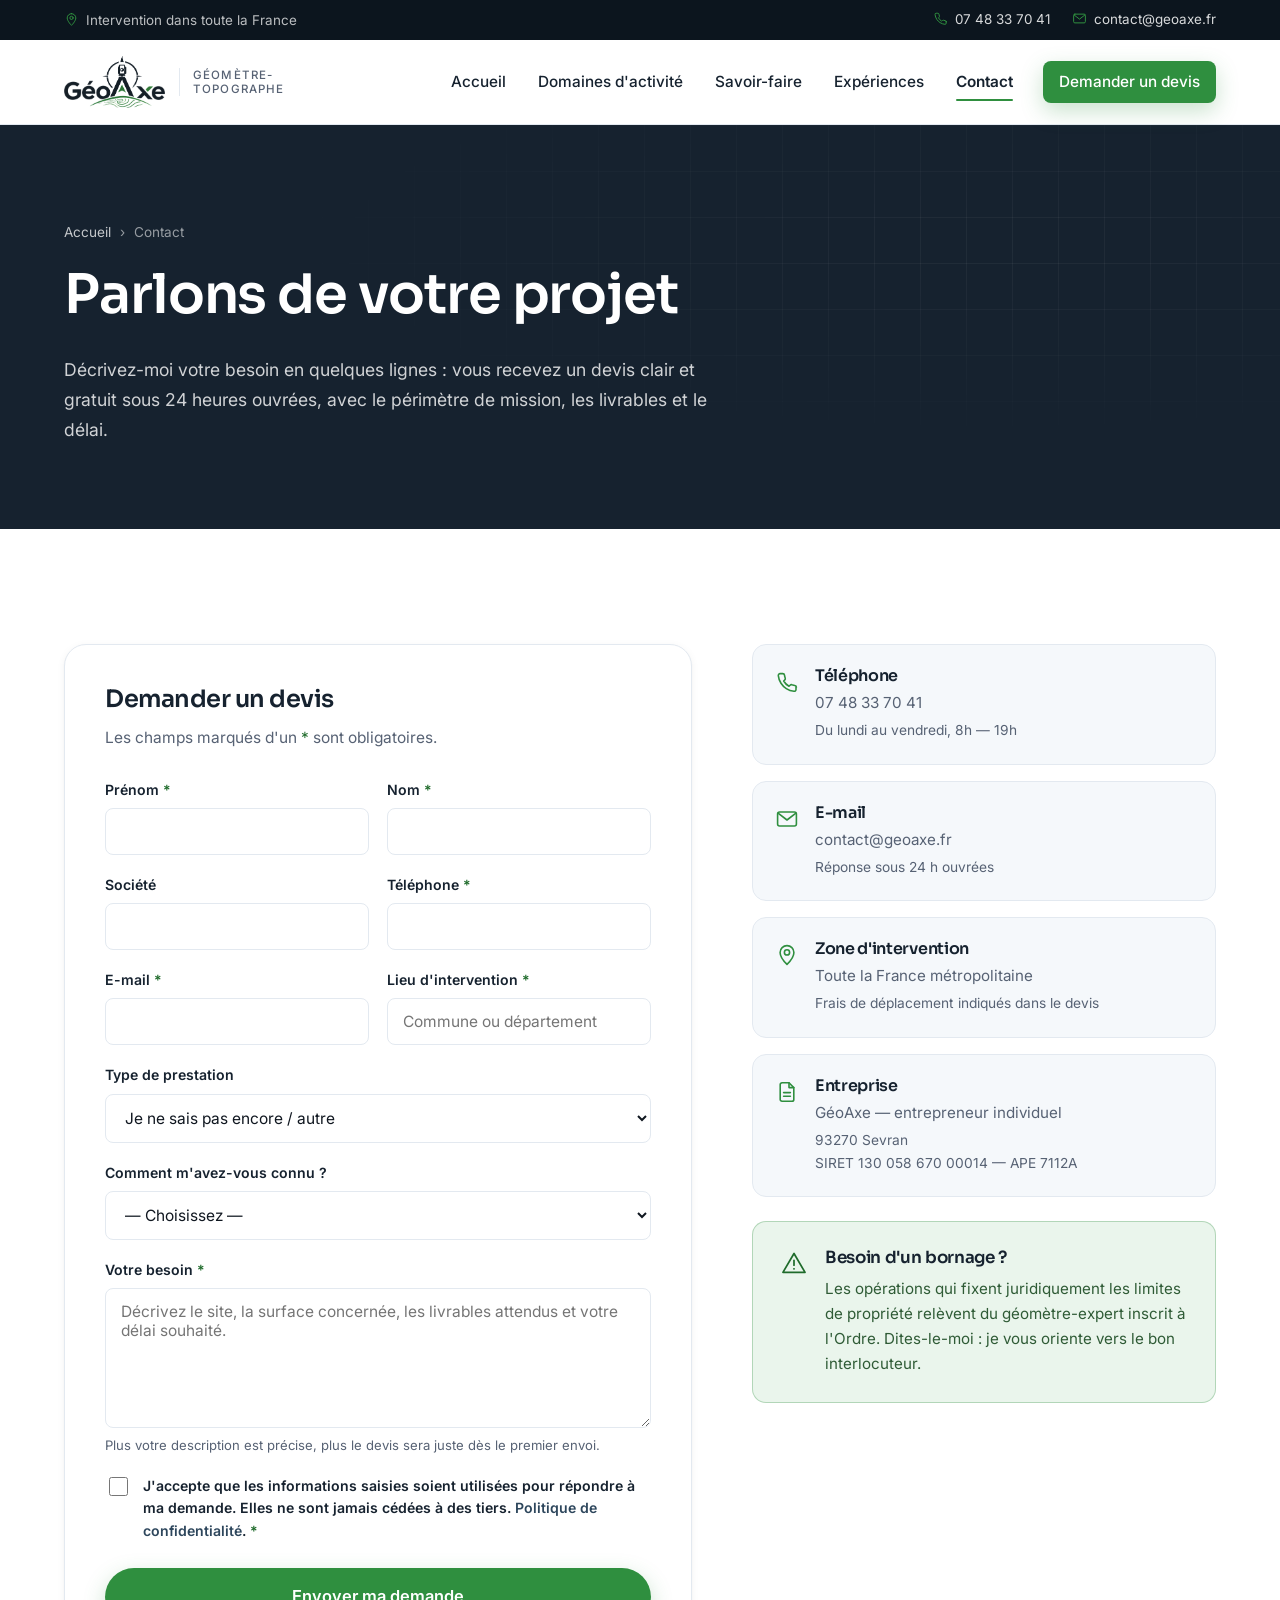
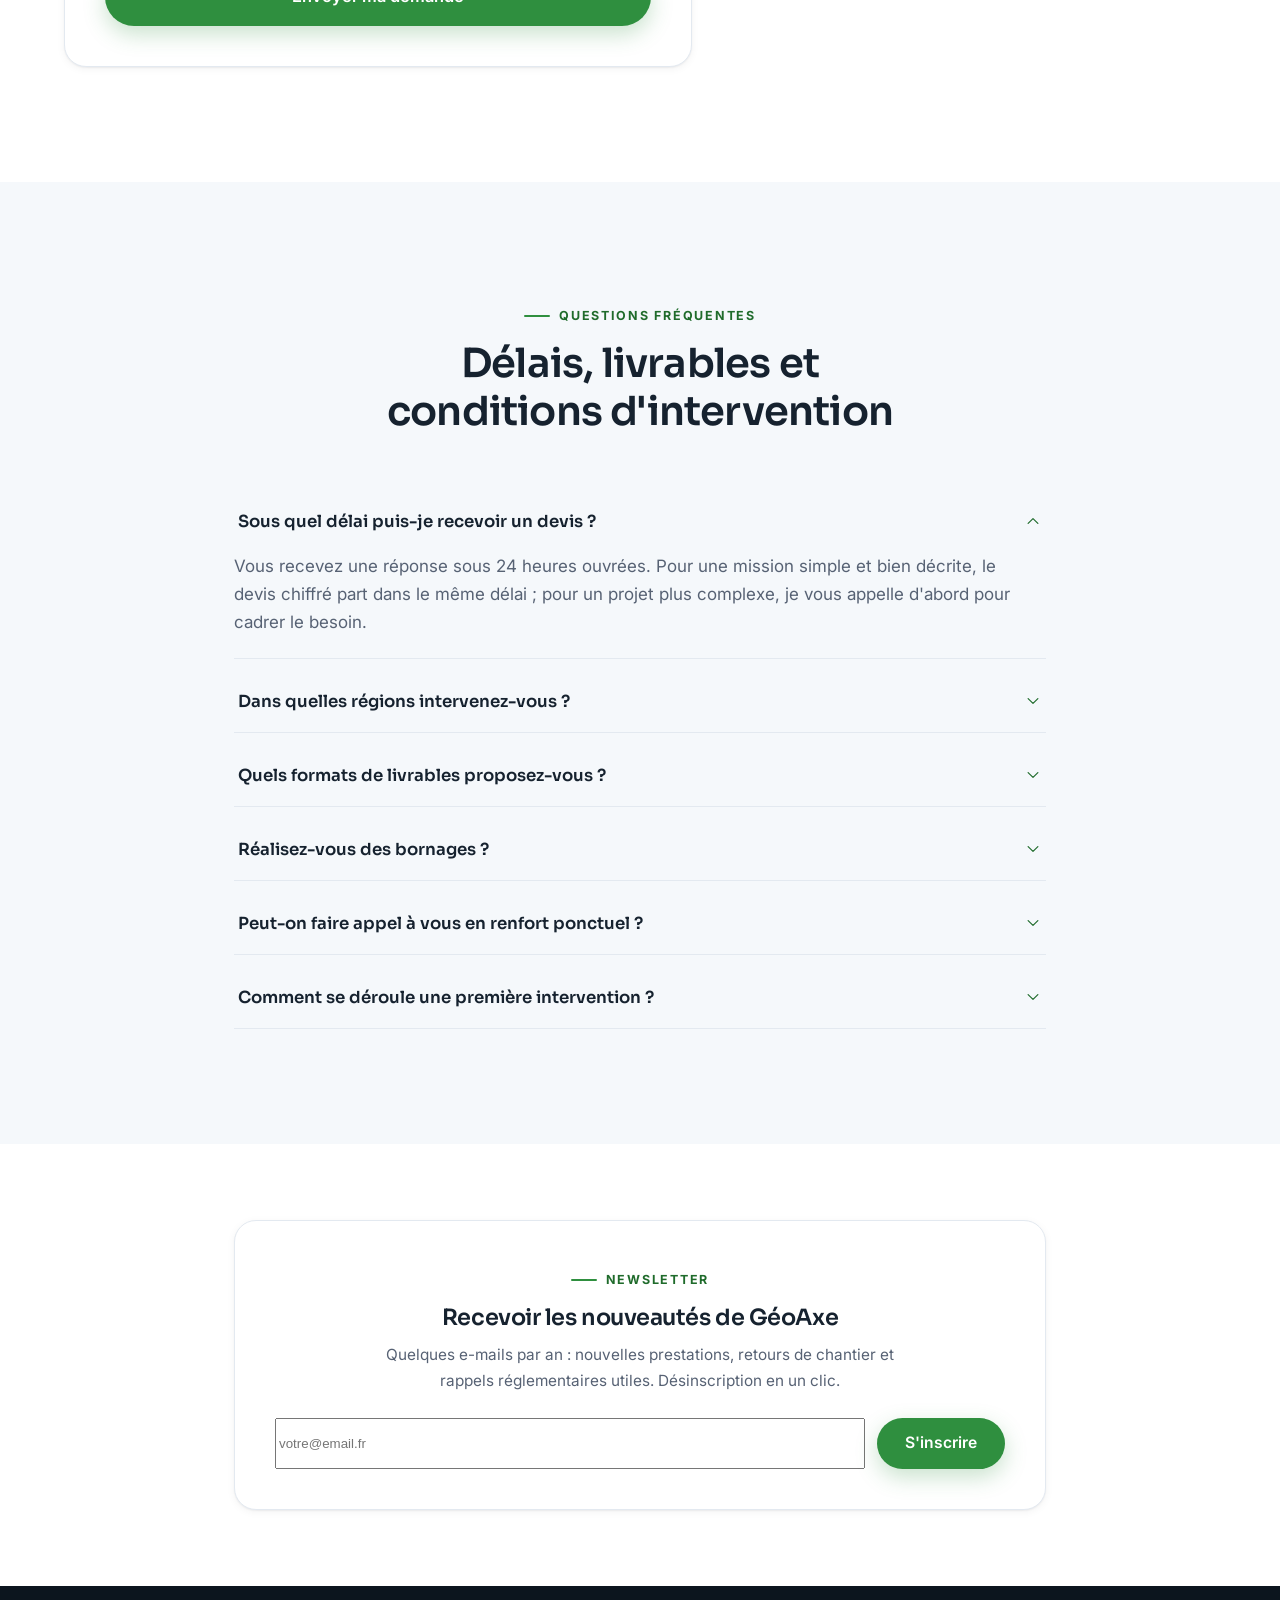
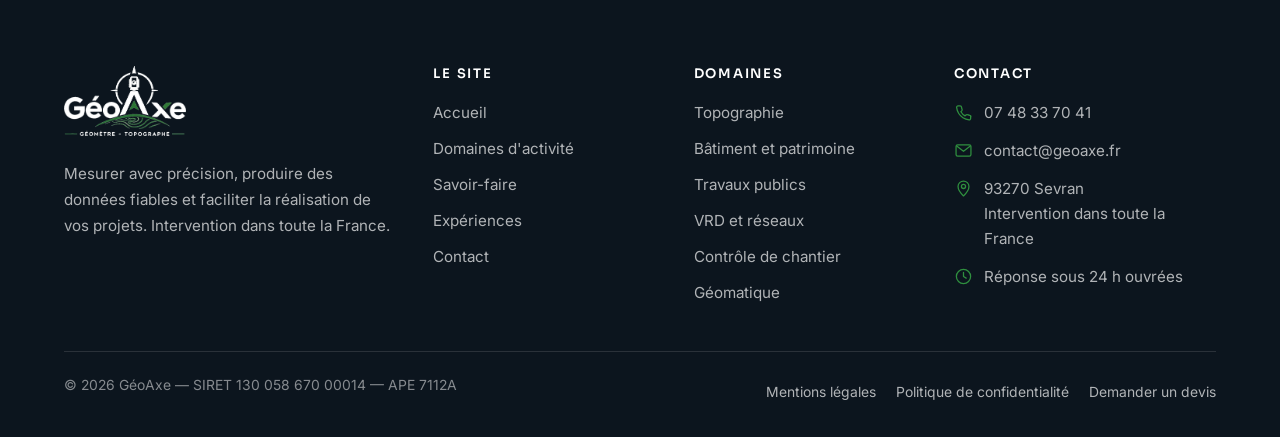
<file: contact.html>
<!DOCTYPE html>
<html lang="fr">
<head>
  <meta charset="UTF-8">
  <meta name="viewport" content="width=device-width, initial-scale=1">
  <title>GéoAxe — Contactez-moi pour un devis ou un renseignement</title>
  <meta name="description" content="Contactez GéoAxe, géomètre-topographe indépendant : devis gratuit sous 24 heures pour vos levés topographiques, implantations, relevés de bâtiment, récolement de réseaux et contrôles de chantier.">
  <meta name="author" content="GéoAxe">
  <meta name="theme-color" content="#0a1e36">

  <!-- Partage sur les réseaux sociaux -->
  <meta property="og:type" content="website">
  <meta property="og:site_name" content="GéoAxe">
  <meta property="og:title" content="GéoAxe — Contactez-moi pour un devis ou un renseignement">
  <meta property="og:description" content="Contactez GéoAxe, géomètre-topographe indépendant : devis gratuit sous 24 heures pour vos levés topographiques, implantations, relevés de bâtiment, récolement de réseaux et contrôles de chantier.">
  <meta property="og:image" content="assets/images/og-image.jpg">
  <meta property="og:locale" content="fr_FR">

  <link rel="icon" href="assets/favicon.svg" type="image/svg+xml">
  <link rel="preconnect" href="https://fonts.googleapis.com">
  <link rel="preconnect" href="https://fonts.gstatic.com" crossorigin>
  <link href="https://fonts.googleapis.com/css2?family=Inter:wght@400;500;600&family=Sora:wght@500;600;700&display=swap" rel="stylesheet">
  <link rel="stylesheet" href="css/style.css">
  <script src="js/icons.js" defer></script>
  <script src="js/script.js" defer></script>
</head>
<body>

<a class="skip-link" href="#main">Aller au contenu principal</a>

<!-- ============ BARRE DE CONTACT ============ -->
<div class="topbar">
  <div class="container topbar-inner">
    <span><svg class="icon" aria-hidden="true"><use href="#icon-pin"></use></svg> Intervention dans toute la France</span>
    <ul class="topbar-list">
      <li><a href="tel:+33748337041"><svg class="icon" aria-hidden="true"><use href="#icon-phone"></use></svg> 07 48 33 70 41</a></li>
      <li><a href="mailto:contact@geoaxe.fr"><svg class="icon" aria-hidden="true"><use href="#icon-mail"></use></svg> contact@geoaxe.fr</a></li>
    </ul>
  </div>
</div>

<!-- ============ EN-TÊTE ============ -->
<header class="site-header">
  <div class="container header-inner">
    <a href="index.html" class="logo" aria-label="GéoAxe — accueil">
      <!-- Déposez votre logo dans assets/images/logo-geoaxe.png (ou .svg).
           Tant que le fichier n'existe pas, le logo vectoriel de secours s'affiche. -->
      <img class="logo-img" src="assets/images/logo-geoaxe.png" alt="GéoAxe" width="303" height="156">
      <span class="logo-baseline">Géomètre-topographe</span>
      <span class="logo-fallback">
        <svg class="logo-mark" aria-hidden="true"><use href="#icon-logo"></use></svg>
        <span class="logo-text">
          <span class="logo-name">Géo<span>Axe</span></span>
          <span class="logo-title">Géomètre-topographe</span>
        </span>
      </span>
    </a>

    <button class="nav-toggle" id="navToggle" aria-label="Ouvrir le menu" aria-expanded="false" aria-controls="primaryNav">
      <span></span><span></span><span></span>
    </button>

    <nav class="primary-nav" id="primaryNav" aria-label="Navigation principale">
        <a href="index.html">Accueil</a>
        <a href="domaines-activite.html">Domaines d'activité</a>
        <a href="savoir-faire.html">Savoir-faire</a>
        <a href="experiences.html">Expériences</a>
        <a href="contact.html" aria-current="page">Contact</a>
      <a href="contact.html" class="btn btn-primary">Demander un devis</a>
    </nav>
  </div>
</header>

<main id="main">

<!-- ============ BANDEAU DE PAGE ============ -->
<section class="page-hero">
  <div class="container">
    <nav class="breadcrumb" aria-label="Fil d'Ariane">
      <a href="index.html">Accueil</a>
      <span aria-hidden="true">›</span>
      <span>Contact</span>
    </nav>
    <h1>Parlons de votre projet</h1>
    <p class="lead">Décrivez-moi votre besoin en quelques lignes : vous recevez un devis clair et gratuit sous 24 heures ouvrées, avec le périmètre de mission, les livrables et le délai.</p>
    
  </div>
</section>

<!-- ============ FORMULAIRE + COORDONNÉES ============ -->
<section class="section">
  <div class="container contact-layout">

    <!-- ---------- Formulaire ---------- -->
    <div class="form-card reveal">
      <h2 style="font-size:1.5rem">Demander un devis</h2>
      <p class="lead" style="font-size:.97rem;margin-bottom:26px">
        Les champs marqués d'un <span style="color:var(--accent-dark)">*</span> sont obligatoires.
      </p>

      <!--
        Formulaire traité par contact.php (hébergement OVH), qui envoie
        la demande à contact@geoaxe.fr.
        L'envoi se fait en arrière-plan : le visiteur reste sur la page et
        voit un message de confirmation. Voir js/script.js § 8.
      -->
      <form action="contact.php" method="POST"
            data-contact-form data-fallback-email="contact@geoaxe.fr" novalidate>

        <div class="form-status" role="status" aria-live="polite"></div>

        <!-- Objet de l'e-mail reçu -->
        <input type="hidden" name="_subject" value="Demande de devis — site GéoAxe">

        <div class="form-grid">
          <div class="field">
            <label for="prenom">Prénom <span class="req">*</span></label>
            <input type="text" id="prenom" name="Prénom" autocomplete="given-name" required>
          </div>
          <div class="field">
            <label for="nom">Nom <span class="req">*</span></label>
            <input type="text" id="nom" name="Nom" autocomplete="family-name" required>
          </div>
          <div class="field">
            <label for="societe">Société</label>
            <input type="text" id="societe" name="Société" autocomplete="organization">
          </div>
          <div class="field">
            <label for="telephone">Téléphone <span class="req">*</span></label>
            <input type="tel" id="telephone" name="Téléphone" autocomplete="tel" required>
          </div>
          <div class="field">
            <label for="email">E-mail <span class="req">*</span></label>
            <input type="email" id="email" name="E-mail" autocomplete="email" required>
          </div>
          <div class="field">
            <label for="lieu">Lieu d'intervention <span class="req">*</span></label>
            <input type="text" id="lieu" name="Lieu d'intervention" placeholder="Commune ou département" required>
          </div>

          <div class="field is-full">
            <label for="prestation">Type de prestation</label>
            <select id="prestation" name="Prestation">
              <option value="">Je ne sais pas encore / autre</option>
              <option>Topographie — levé de terrain</option>
              <option>Bâtiment et patrimoine — relevé d'existant</option>
              <option>Travaux publics et infrastructures</option>
              <option>VRD et réseaux — récolement</option>
              <option>Contrôle de chantier et industrie</option>
              <option>Géomatique et données SIG</option>
              <option>Renfort d'équipe / mission en régie</option>
            </select>
          </div>

          <div class="field is-full">
            <label for="source">Comment m'avez-vous connu&nbsp;?</label>
            <select id="source" name="Origine du contact">
              <option value="">— Choisissez —</option>
              <option>Recherche internet</option>
              <option>Bouche à oreille</option>
              <option>Réseaux sociaux</option>
              <option>Newsletter</option>
              <option>Déjà client</option>
              <option>Autre</option>
            </select>
          </div>

          <div class="field is-full">
            <label for="message">Votre besoin <span class="req">*</span></label>
            <textarea id="message" name="Message" required
              placeholder="Décrivez le site, la surface concernée, les livrables attendus et votre délai souhaité."></textarea>
            <span class="hint">Plus votre description est précise, plus le devis sera juste dès le premier envoi.</span>
          </div>

          <div class="field is-full">
            <label class="checkbox">
              <input type="checkbox" name="rgpd" required>
              <span>
                J'accepte que les informations saisies soient utilisées pour répondre à ma demande.
                Elles ne sont jamais cédées à des tiers.
                <a href="confidentialite.html">Politique de confidentialité</a>. <span class="req">*</span>
              </span>
            </label>
          </div>
        </div>

        <!-- Piège à robots : laissé vide par les humains -->
        <input type="text" name="_gotcha" tabindex="-1" autocomplete="off"
               style="position:absolute;left:-9999px" aria-hidden="true">

        <p style="margin-top:26px">
          <button type="submit" class="btn btn-primary btn-lg btn-block">Envoyer ma demande</button>
        </p>
      </form>
    </div>

    <!-- ---------- Coordonnées ---------- -->
    <div class="reveal reveal-delay-1">
      <div class="contact-info">
        <div class="contact-tile">
          <svg class="icon" aria-hidden="true"><use href="#icon-phone"></use></svg>
          <div>
            <h3>Téléphone</h3>
            <p><a href="tel:+33748337041">07 48 33 70 41</a></p>
            <p style="font-size:.86rem;margin-top:4px">Du lundi au vendredi, 8h — 19h</p>
          </div>
        </div>
        <div class="contact-tile">
          <svg class="icon" aria-hidden="true"><use href="#icon-mail"></use></svg>
          <div>
            <h3>E-mail</h3>
            <p><a href="mailto:contact@geoaxe.fr">contact@geoaxe.fr</a></p>
            <p style="font-size:.86rem;margin-top:4px">Réponse sous 24&nbsp;h ouvrées</p>
          </div>
        </div>
        <div class="contact-tile">
          <svg class="icon" aria-hidden="true"><use href="#icon-pin"></use></svg>
          <div>
            <h3>Zone d'intervention</h3>
            <p>Toute la France métropolitaine</p>
            <p style="font-size:.86rem;margin-top:4px">Frais de déplacement indiqués dans le devis</p>
          </div>
        </div>
        <div class="contact-tile">
          <svg class="icon" aria-hidden="true"><use href="#icon-file"></use></svg>
          <div>
            <h3>Entreprise</h3>
            <p>GéoAxe — entrepreneur individuel</p>
            <p style="font-size:.86rem;margin-top:4px">93270 Sevran</p>
            <p style="font-size:.86rem">SIRET 130 058 670 00014 — APE 7112A</p>
          </div>
        </div>
      </div>

      <div class="notice" style="margin-top:24px">
        <svg class="icon" aria-hidden="true"><use href="#icon-alert"></use></svg>
        <div>
          <h3>Besoin d'un bornage&nbsp;?</h3>
          <p>
            Les opérations qui fixent juridiquement les limites de propriété relèvent
            du géomètre-expert inscrit à l'Ordre. Dites-le-moi : je vous oriente
            vers le bon interlocuteur.
          </p>
        </div>
      </div>
    </div>

  </div>
</section>

<!-- ============ FAQ ============ -->
<section class="section section-surface">
  <div class="container container-narrow">
    <div class="section-head is-centered">
      <span class="eyebrow">Questions fréquentes</span>
      <h2>Délais, livrables et conditions d'intervention</h2>
    </div>
    <div class="faq">
        <div class="faq-item is-open">
          <button class="faq-trigger" type="button">
            Sous quel délai puis-je recevoir un devis&nbsp;?
            <svg class="icon chevron" aria-hidden="true"><use href="#icon-chevron"></use></svg>
          </button>
          <div class="faq-panel">
            <div><p>Vous recevez une réponse sous 24 heures ouvrées. Pour une mission simple et bien décrite, le devis chiffré part dans le même délai ; pour un projet plus complexe, je vous appelle d'abord pour cadrer le besoin.</p></div>
          </div>
        </div>
        <div class="faq-item">
          <button class="faq-trigger" type="button">
            Dans quelles régions intervenez-vous&nbsp;?
            <svg class="icon chevron" aria-hidden="true"><use href="#icon-chevron"></use></svg>
          </button>
          <div class="faq-panel">
            <div><p>Dans toute la France métropolitaine. Les frais de déplacement sont annoncés dans le devis, avant toute intervention. Pour les missions éloignées, je regroupe autant que possible les interventions sur plusieurs jours.</p></div>
          </div>
        </div>
        <div class="faq-item">
          <button class="faq-trigger" type="button">
            Quels formats de livrables proposez-vous&nbsp;?
            <svg class="icon chevron" aria-hidden="true"><use href="#icon-chevron"></use></svg>
          </button>
          <div class="faq-panel">
            <div><p>Les plus courants sont DWG, DXF, PDF, LandXML, CSV, E57, SHP et GPKG. Indiquez-moi les formats attendus par votre bureau d'études ou votre maître d'œuvre : ils sont fixés dans le devis.</p></div>
          </div>
        </div>
        <div class="faq-item">
          <button class="faq-trigger" type="button">
            Réalisez-vous des bornages&nbsp;?
            <svg class="icon chevron" aria-hidden="true"><use href="#icon-chevron"></use></svg>
          </button>
          <div class="faq-panel">
            <div><p>Non. Le bornage et les actes qui fixent juridiquement les limites de propriété sont réservés aux géomètres-experts inscrits à l'Ordre. GéoAxe réalise les prestations techniques : relevé, représentation, implantation, contrôle et récolement.</p></div>
          </div>
        </div>
        <div class="faq-item">
          <button class="faq-trigger" type="button">
            Peut-on faire appel à vous en renfort ponctuel&nbsp;?
            <svg class="icon chevron" aria-hidden="true"><use href="#icon-chevron"></use></svg>
          </button>
          <div class="faq-panel">
            <div><p>Oui. J'interviens régulièrement en renfort d'équipe pour des bureaux d'études et des entreprises de travaux publics, à la journée, à la semaine ou au forfait, sur le terrain comme au bureau.</p></div>
          </div>
        </div>
        <div class="faq-item">
          <button class="faq-trigger" type="button">
            Comment se déroule une première intervention&nbsp;?
            <svg class="icon chevron" aria-hidden="true"><use href="#icon-chevron"></use></svg>
          </button>
          <div class="faq-panel">
            <div><p>Après validation du devis, nous convenons d'une date et des accès au site. J'interviens avec mon matériel, je rattache le levé à un système de référence, puis je vous remets les livrables contrôlés dans le délai annoncé.</p></div>
          </div>
        </div>
    </div>
  </div>
</section>

<!-- ============ NEWSLETTER ============ -->
<!-- Même script contact.php que le formulaire de contact : le champ caché
     _subject permet de distinguer les deux types de messages dans la boîte mail. -->
<section class="section-sm">
  <div class="container container-narrow">
    <div class="form-card reveal" style="text-align:center">
      <span class="eyebrow" style="justify-content:center">Newsletter</span>
      <h2 style="font-size:1.4rem">Recevoir les nouveautés de GéoAxe</h2>
      <p class="lead" style="font-size:.96rem;max-width:52ch;margin:0 auto 24px">
        Quelques e-mails par an : nouvelles prestations, retours de chantier et
        rappels réglementaires utiles. Désinscription en un clic.
      </p>
      <form action="contact.php" method="POST"
            data-contact-form data-fallback-email="contact@geoaxe.fr" class="newsletter-form" novalidate>
        <div class="form-status" role="status" aria-live="polite" style="flex:1 1 100%"></div>
        <input type="hidden" name="_subject" value="Inscription newsletter — site GéoAxe">
        <label class="visually-hidden" for="news-email">Votre adresse e-mail</label>
        <input type="email" id="news-email" name="E-mail" placeholder="votre@email.fr" required>
        <input type="text" name="_gotcha" tabindex="-1" autocomplete="off"
               style="position:absolute;left:-9999px" aria-hidden="true">
        <button type="submit" class="btn btn-primary">S'inscrire</button>
      </form>
    </div>
  </div>
</section>

</main>

<!-- ============ PIED DE PAGE ============ -->
<footer class="site-footer">
  <div class="container">
    <div class="footer-grid">

      <div class="footer-logo">
        <a href="index.html" class="logo" aria-label="GéoAxe — accueil">
          <img class="logo-img" src="assets/images/logo-geoaxe-blanc.png" alt="GéoAxe — géomètre-topographe" width="296" height="170">
          <span class="logo-fallback">
            <svg class="logo-mark" aria-hidden="true"><use href="#icon-logo"></use></svg>
            <span class="logo-text">
              <span class="logo-name">GéoAxe</span>
              <span class="logo-title">Géomètre-topographe</span>
            </span>
          </span>
        </a>
        <p class="footer-about">
          Mesurer avec précision, produire des données fiables et faciliter
          la réalisation de vos projets. Intervention dans toute la France.
        </p>
      </div>

      <div>
        <h4>Le site</h4>
        <ul class="footer-links">
          <li><a href="index.html">Accueil</a></li>
          <li><a href="domaines-activite.html">Domaines d'activité</a></li>
          <li><a href="savoir-faire.html">Savoir-faire</a></li>
          <li><a href="experiences.html">Expériences</a></li>
          <li><a href="contact.html">Contact</a></li>
        </ul>
      </div>

      <div>
        <h4>Domaines</h4>
        <ul class="footer-links">
          <li><a href="domaines-activite.html#topographie">Topographie</a></li>
          <li><a href="domaines-activite.html#batiment">Bâtiment et patrimoine</a></li>
          <li><a href="domaines-activite.html#travaux-publics">Travaux publics</a></li>
          <li><a href="domaines-activite.html#vrd">VRD et réseaux</a></li>
          <li><a href="domaines-activite.html#controle">Contrôle de chantier</a></li>
          <li><a href="domaines-activite.html#geomatique">Géomatique</a></li>
        </ul>
      </div>

      <div>
        <h4>Contact</h4>
        <ul class="footer-contact">
          <li>
            <svg class="icon" aria-hidden="true"><use href="#icon-phone"></use></svg>
            <a href="tel:+33748337041">07 48 33 70 41</a>
          </li>
          <li>
            <svg class="icon" aria-hidden="true"><use href="#icon-mail"></use></svg>
            <a href="mailto:contact@geoaxe.fr">contact@geoaxe.fr</a>
          </li>
          <li>
            <svg class="icon" aria-hidden="true"><use href="#icon-pin"></use></svg>
            <span>93270 Sevran<br>Intervention dans toute la France</span>
          </li>
          <li>
            <svg class="icon" aria-hidden="true"><use href="#icon-clock"></use></svg>
            <span>Réponse sous 24&nbsp;h ouvrées</span>
          </li>
        </ul>
      </div>

    </div>

    <div class="footer-bottom">
      <p>© <span data-year>2026</span> GéoAxe — SIRET 130 058 670 00014 — APE 7112A</p>
      <ul>
        <li><a href="mentions-legales.html">Mentions légales</a></li>
        <li><a href="confidentialite.html">Politique de confidentialité</a></li>
        <li><a href="contact.html">Demander un devis</a></li>
      </ul>
    </div>
  </div>
</footer>

</body>
</html>
</file>
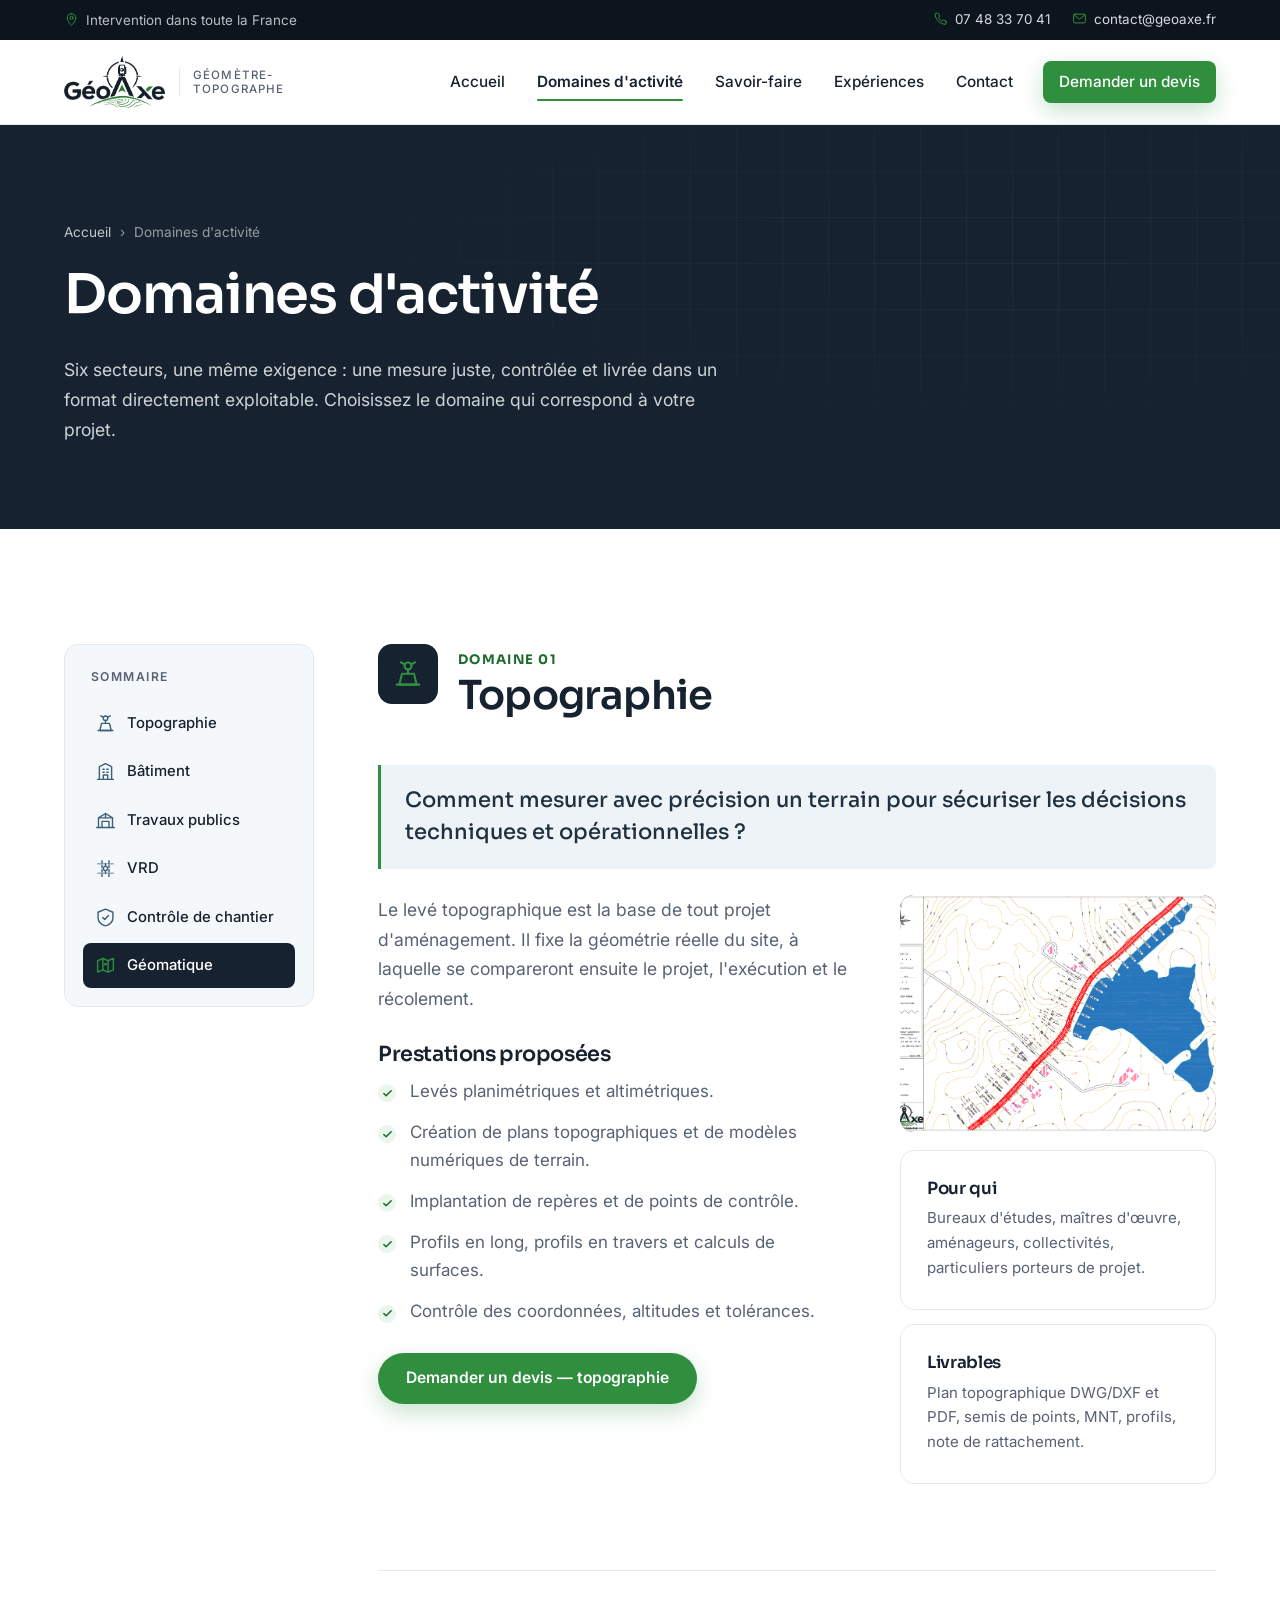
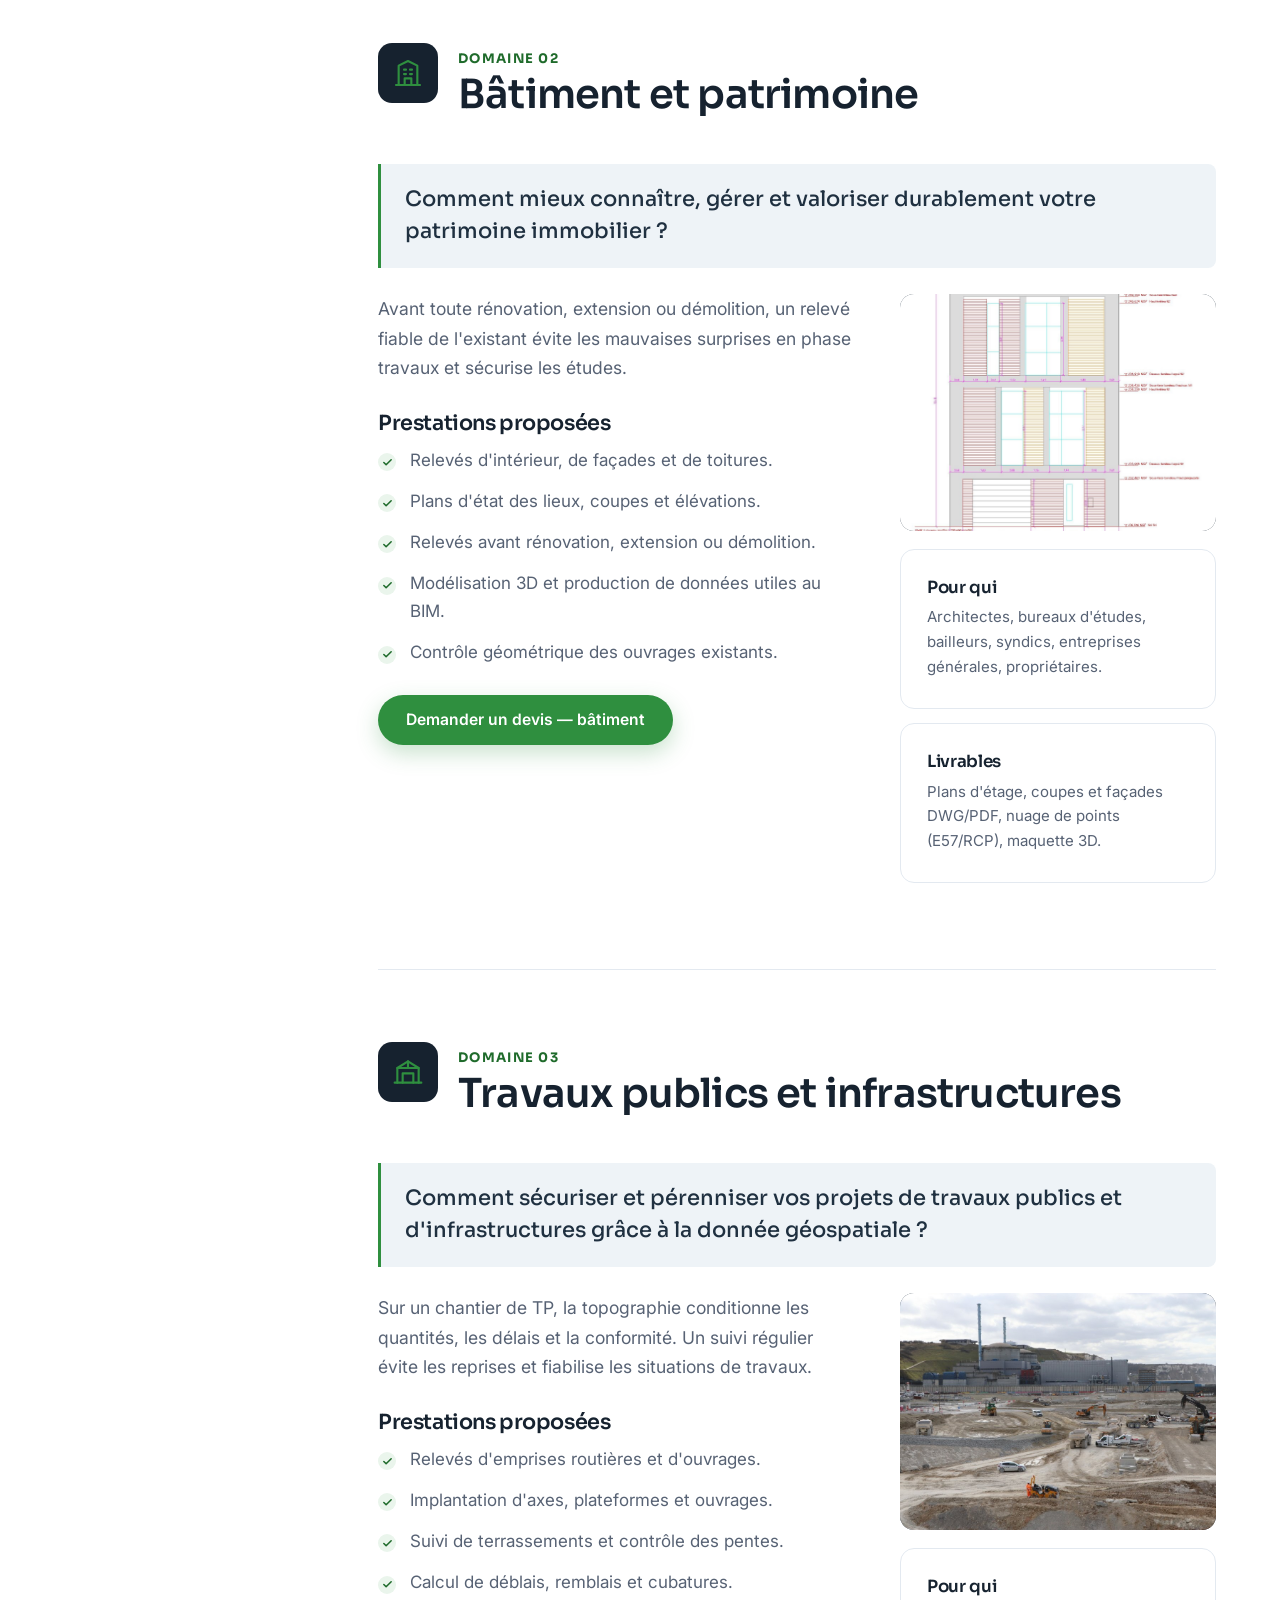
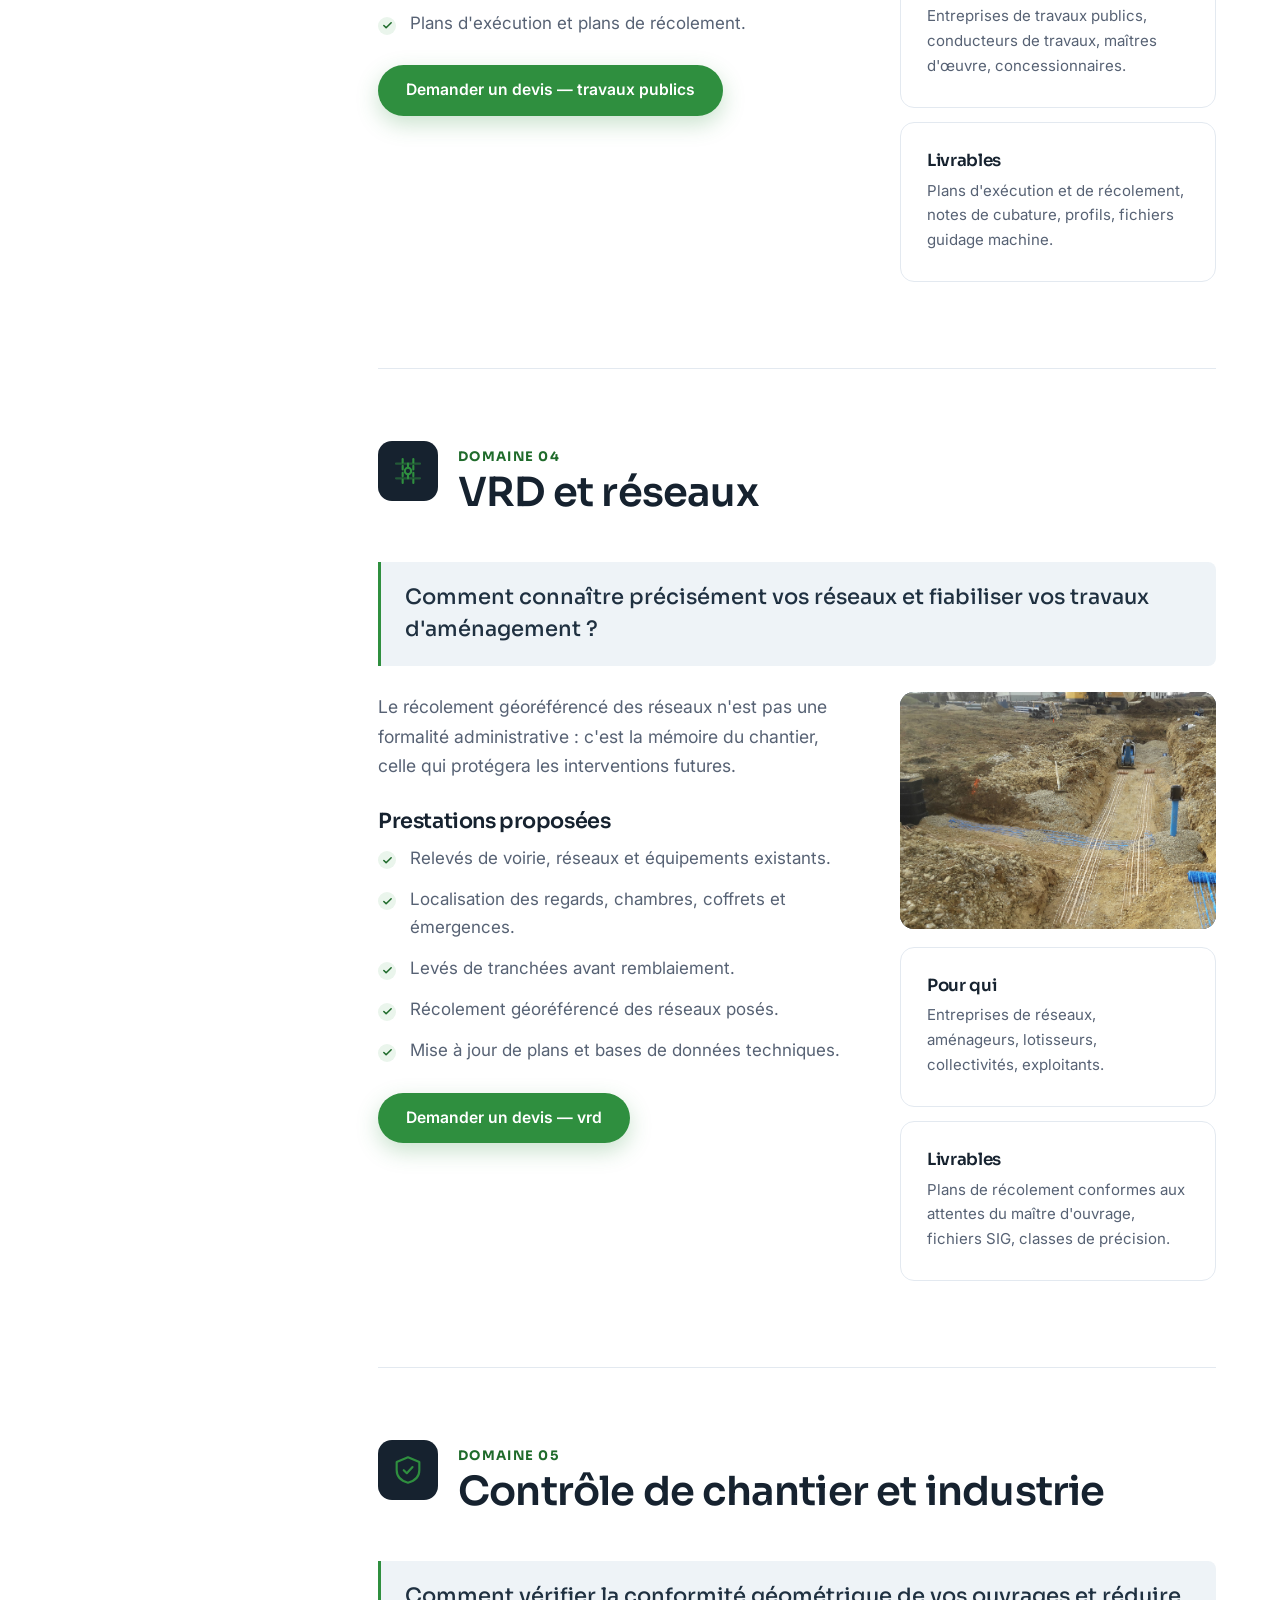
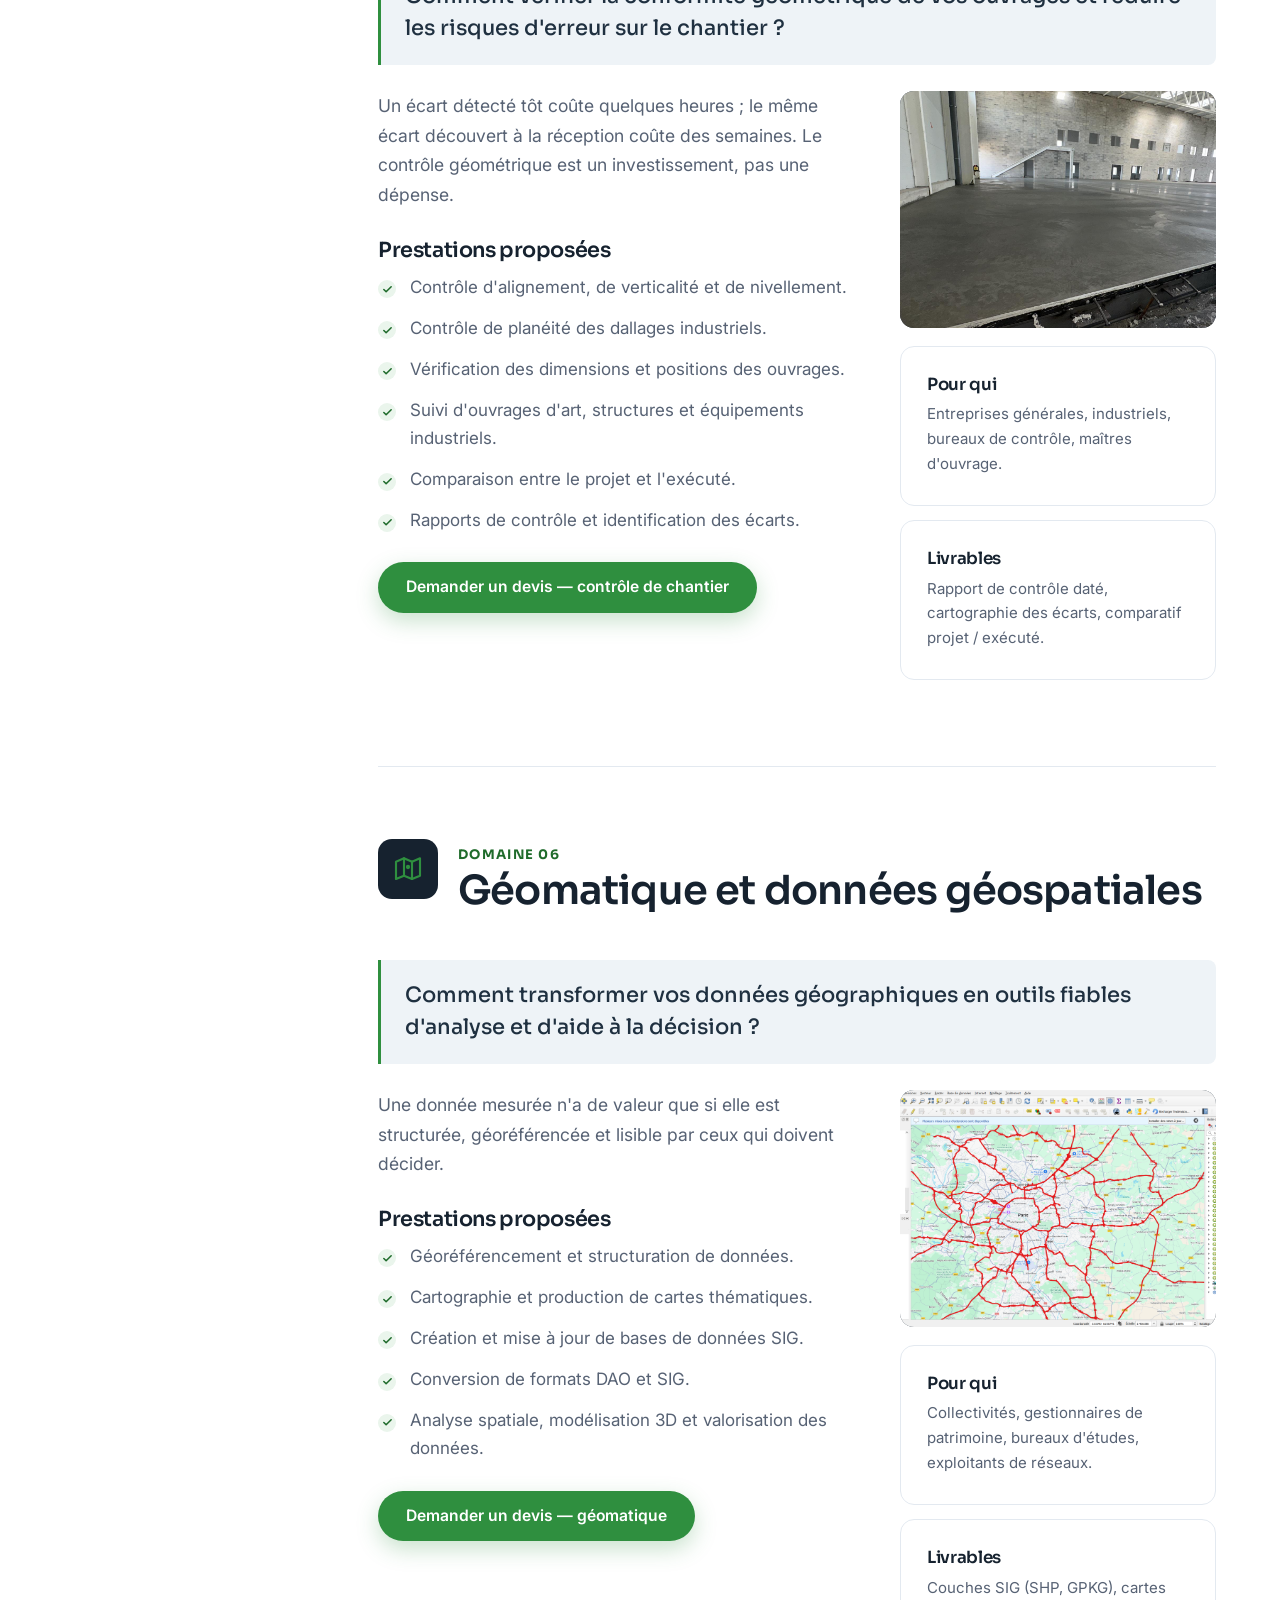
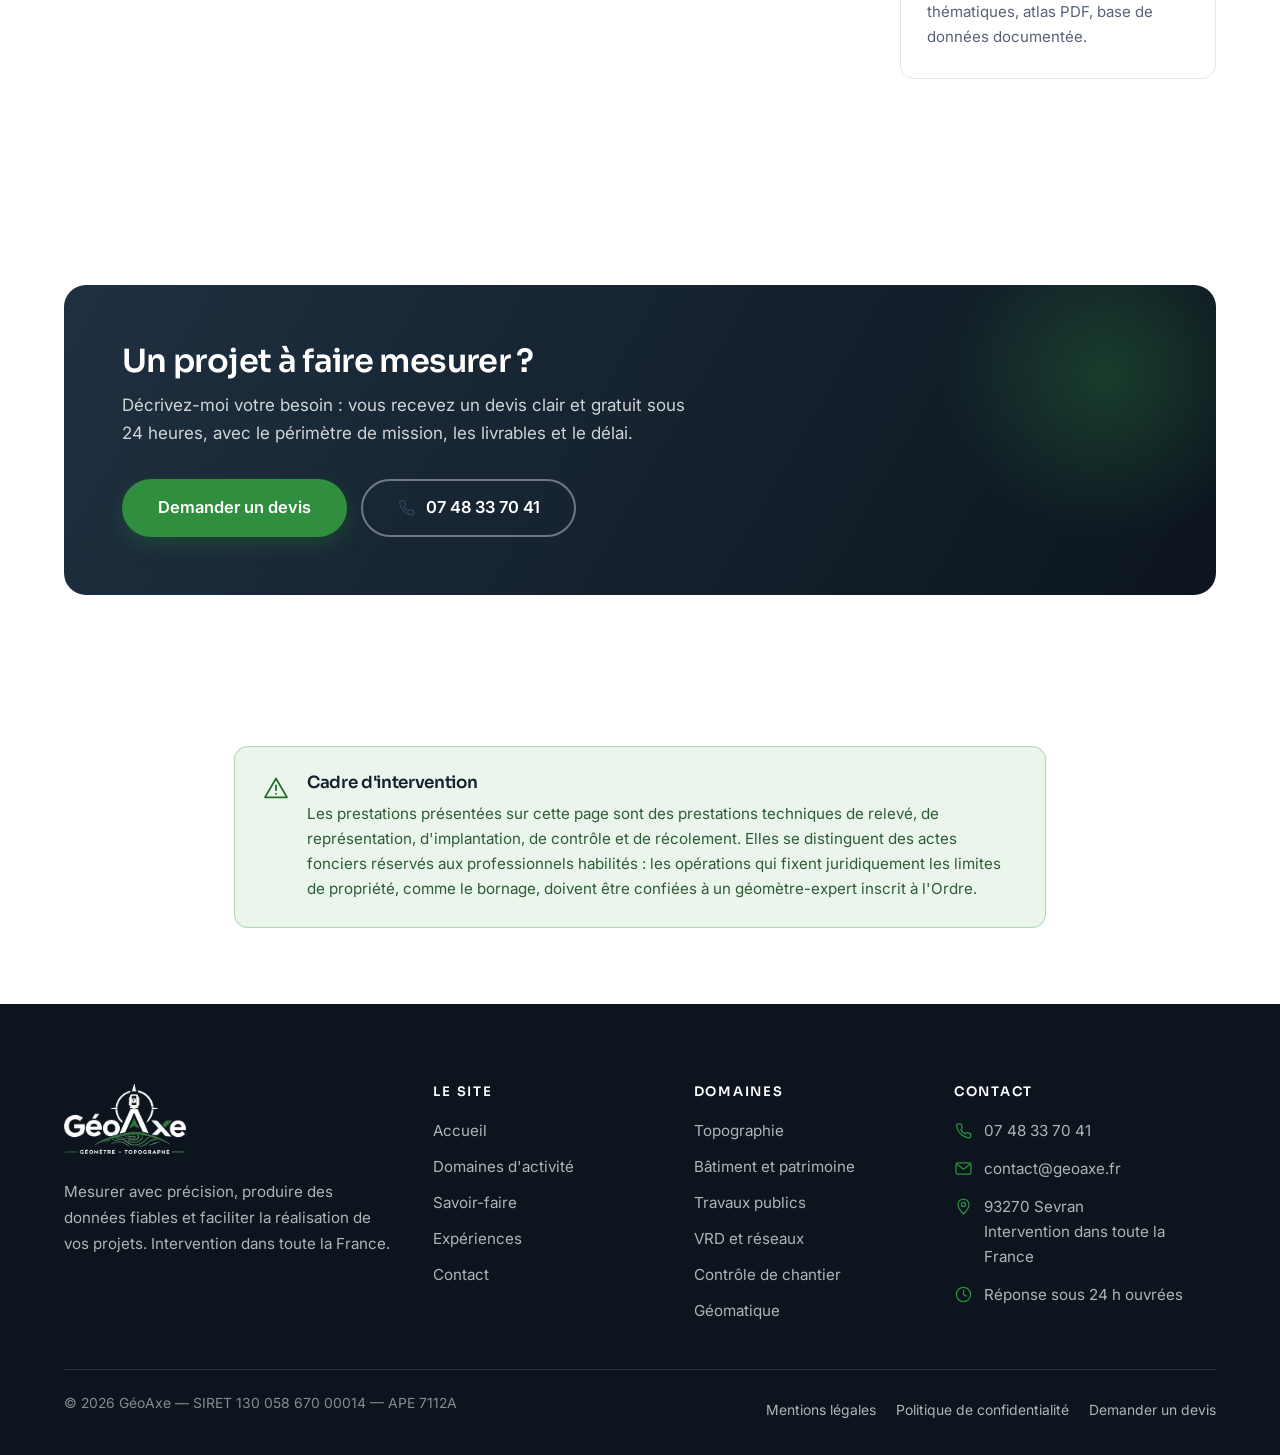
<file: domaines-activite.html>
<!DOCTYPE html>
<html lang="fr">
<head>
  <meta charset="UTF-8">
  <meta name="viewport" content="width=device-width, initial-scale=1">
  <title>GéoAxe — Domaines d'activité | Topographie, bâtiment, TP, VRD, contrôle, SIG</title>
  <meta name="description" content="Les six domaines d'intervention de GéoAxe : topographie, bâtiment et patrimoine, travaux publics et infrastructures, VRD et réseaux, contrôle de chantier et industrie, géomatique.">
  <meta name="author" content="GéoAxe">
  <meta name="theme-color" content="#0a1e36">

  <!-- Partage sur les réseaux sociaux -->
  <meta property="og:type" content="website">
  <meta property="og:site_name" content="GéoAxe">
  <meta property="og:title" content="GéoAxe — Domaines d'activité | Topographie, bâtiment, TP, VRD, contrôle, SIG">
  <meta property="og:description" content="Les six domaines d'intervention de GéoAxe : topographie, bâtiment et patrimoine, travaux publics et infrastructures, VRD et réseaux, contrôle de chantier et industrie, géomatique.">
  <meta property="og:image" content="assets/images/og-image.jpg">
  <meta property="og:locale" content="fr_FR">

  <link rel="icon" href="assets/favicon.svg" type="image/svg+xml">
  <link rel="preconnect" href="https://fonts.googleapis.com">
  <link rel="preconnect" href="https://fonts.gstatic.com" crossorigin>
  <link href="https://fonts.googleapis.com/css2?family=Inter:wght@400;500;600&family=Sora:wght@500;600;700&display=swap" rel="stylesheet">
  <link rel="stylesheet" href="css/style.css">
  <script src="js/icons.js" defer></script>
  <script src="js/script.js" defer></script>
</head>
<body>

<a class="skip-link" href="#main">Aller au contenu principal</a>

<!-- ============ BARRE DE CONTACT ============ -->
<div class="topbar">
  <div class="container topbar-inner">
    <span><svg class="icon" aria-hidden="true"><use href="#icon-pin"></use></svg> Intervention dans toute la France</span>
    <ul class="topbar-list">
      <li><a href="tel:+33748337041"><svg class="icon" aria-hidden="true"><use href="#icon-phone"></use></svg> 07 48 33 70 41</a></li>
      <li><a href="mailto:contact@geoaxe.fr"><svg class="icon" aria-hidden="true"><use href="#icon-mail"></use></svg> contact@geoaxe.fr</a></li>
    </ul>
  </div>
</div>

<!-- ============ EN-TÊTE ============ -->
<header class="site-header">
  <div class="container header-inner">
    <a href="index.html" class="logo" aria-label="GéoAxe — accueil">
      <!-- Déposez votre logo dans assets/images/logo-geoaxe.png (ou .svg).
           Tant que le fichier n'existe pas, le logo vectoriel de secours s'affiche. -->
      <img class="logo-img" src="assets/images/logo-geoaxe.png" alt="GéoAxe" width="303" height="156">
      <span class="logo-baseline">Géomètre-topographe</span>
      <span class="logo-fallback">
        <svg class="logo-mark" aria-hidden="true"><use href="#icon-logo"></use></svg>
        <span class="logo-text">
          <span class="logo-name">Géo<span>Axe</span></span>
          <span class="logo-title">Géomètre-topographe</span>
        </span>
      </span>
    </a>

    <button class="nav-toggle" id="navToggle" aria-label="Ouvrir le menu" aria-expanded="false" aria-controls="primaryNav">
      <span></span><span></span><span></span>
    </button>

    <nav class="primary-nav" id="primaryNav" aria-label="Navigation principale">
        <a href="index.html">Accueil</a>
        <a href="domaines-activite.html" aria-current="page">Domaines d'activité</a>
        <a href="savoir-faire.html">Savoir-faire</a>
        <a href="experiences.html">Expériences</a>
        <a href="contact.html">Contact</a>
      <a href="contact.html" class="btn btn-primary">Demander un devis</a>
    </nav>
  </div>
</header>

<main id="main">

<!-- ============ BANDEAU DE PAGE ============ -->
<section class="page-hero">
  <div class="container">
    <nav class="breadcrumb" aria-label="Fil d'Ariane">
      <a href="index.html">Accueil</a>
      <span aria-hidden="true">›</span>
      <span>Domaines d'activité</span>
    </nav>
    <h1>Domaines d'activité</h1>
    <p class="lead">Six secteurs, une même exigence : une mesure juste, contrôlée et livrée dans un format directement exploitable. Choisissez le domaine qui correspond à votre projet.</p>
    
  </div>
</section>

<!-- ============ LES SIX DOMAINES ============ -->
<section class="section">
  <div class="container domains-layout">

    <nav class="domains-nav" aria-label="Sommaire des domaines">
      <p>Sommaire</p>
        <a href="#topographie"><svg class="icon" aria-hidden="true"><use href="#icon-topo"></use></svg> Topographie</a>
        <a href="#batiment"><svg class="icon" aria-hidden="true"><use href="#icon-building"></use></svg> Bâtiment</a>
        <a href="#travaux-publics"><svg class="icon" aria-hidden="true"><use href="#icon-infra"></use></svg> Travaux publics</a>
        <a href="#vrd"><svg class="icon" aria-hidden="true"><use href="#icon-vrd"></use></svg> VRD</a>
        <a href="#controle"><svg class="icon" aria-hidden="true"><use href="#icon-control"></use></svg> Contrôle de chantier</a>
        <a href="#geomatique"><svg class="icon" aria-hidden="true"><use href="#icon-gis"></use></svg> Géomatique</a>
    </nav>

    <div>

      <!-- ---------- 1. Topographie ---------- -->
      <article class="domain-block reveal" id="topographie">
        <div class="domain-block-head">
          <div class="icon-wrap">
            <svg class="icon" aria-hidden="true"><use href="#icon-topo"></use></svg>
          </div>
          <div>
            <span class="domain-number">DOMAINE 01</span>
            <h2>Topographie</h2>
          </div>
        </div>

        <p class="domain-question">Comment mesurer avec précision un terrain pour sécuriser les décisions techniques et opérationnelles&nbsp;?</p>

        <div class="domain-body">
          <div>
            <p class="lead">Le levé topographique est la base de tout projet d'aménagement. Il fixe la géométrie réelle du site, à laquelle se compareront ensuite le projet, l'exécution et le récolement.</p>
            <h3 style="margin-top:28px">Prestations proposées</h3>
            <ul class="check-list">
            <li>Levés planimétriques et altimétriques.</li>
            <li>Création de plans topographiques et de modèles numériques de terrain.</li>
            <li>Implantation de repères et de points de contrôle.</li>
            <li>Profils en long, profils en travers et calculs de surfaces.</li>
            <li>Contrôle des coordonnées, altitudes et tolérances.</li>
            </ul>
            <p style="margin-top:28px">
              <a href="contact.html" class="btn btn-primary">Demander un devis — topographie</a>
            </p>
          </div>
          <div>
            <div class="media media-4x3 ">
          <img src="assets/images/projet-topographie.jpg" alt="Topographie" loading="lazy" decoding="async">
          <span class="media-hint"><b>Photo à fournir</b>Photo d'un levé de terrain (station totale ou GNSS) ou extrait d'un plan topographique<br><code>projet-topographie.jpg</code></span>
        </div>
            <div style="margin-top:18px">
            <div class="feature-card" style="margin-bottom:14px">
              <h3>Pour qui</h3>
              <p>Bureaux d'études, maîtres d'œuvre, aménageurs, collectivités, particuliers porteurs de projet.</p>
            </div>
            <div class="feature-card" style="margin-bottom:14px">
              <h3>Livrables</h3>
              <p>Plan topographique DWG/DXF et PDF, semis de points, MNT, profils, note de rattachement.</p>
            </div>
            </div>
          </div>
        </div>
      </article>
      <!-- ---------- 2. Bâtiment et patrimoine ---------- -->
      <article class="domain-block reveal" id="batiment">
        <div class="domain-block-head">
          <div class="icon-wrap">
            <svg class="icon" aria-hidden="true"><use href="#icon-building"></use></svg>
          </div>
          <div>
            <span class="domain-number">DOMAINE 02</span>
            <h2>Bâtiment et patrimoine</h2>
          </div>
        </div>

        <p class="domain-question">Comment mieux connaître, gérer et valoriser durablement votre patrimoine immobilier&nbsp;?</p>

        <div class="domain-body">
          <div>
            <p class="lead">Avant toute rénovation, extension ou démolition, un relevé fiable de l'existant évite les mauvaises surprises en phase travaux et sécurise les études.</p>
            <h3 style="margin-top:28px">Prestations proposées</h3>
            <ul class="check-list">
            <li>Relevés d'intérieur, de façades et de toitures.</li>
            <li>Plans d'état des lieux, coupes et élévations.</li>
            <li>Relevés avant rénovation, extension ou démolition.</li>
            <li>Modélisation 3D et production de données utiles au BIM.</li>
            <li>Contrôle géométrique des ouvrages existants.</li>
            </ul>
            <p style="margin-top:28px">
              <a href="contact.html" class="btn btn-primary">Demander un devis — bâtiment</a>
            </p>
          </div>
          <div>
            <div class="media media-4x3 ">
          <img src="assets/images/projet-batiment.jpg" alt="Bâtiment et patrimoine" loading="lazy" decoding="async">
          <span class="media-hint"><b>Photo à fournir</b>Photo d'une façade relevée, d'un intérieur scanné ou visuel d'un nuage de points<br><code>projet-batiment.jpg</code></span>
        </div>
            <div style="margin-top:18px">
            <div class="feature-card" style="margin-bottom:14px">
              <h3>Pour qui</h3>
              <p>Architectes, bureaux d'études, bailleurs, syndics, entreprises générales, propriétaires.</p>
            </div>
            <div class="feature-card" style="margin-bottom:14px">
              <h3>Livrables</h3>
              <p>Plans d'étage, coupes et façades DWG/PDF, nuage de points (E57/RCP), maquette 3D.</p>
            </div>
            </div>
          </div>
        </div>
      </article>
      <!-- ---------- 3. Travaux publics et infrastructures ---------- -->
      <article class="domain-block reveal" id="travaux-publics">
        <div class="domain-block-head">
          <div class="icon-wrap">
            <svg class="icon" aria-hidden="true"><use href="#icon-infra"></use></svg>
          </div>
          <div>
            <span class="domain-number">DOMAINE 03</span>
            <h2>Travaux publics et infrastructures</h2>
          </div>
        </div>

        <p class="domain-question">Comment sécuriser et pérenniser vos projets de travaux publics et d'infrastructures grâce à la donnée géospatiale&nbsp;?</p>

        <div class="domain-body">
          <div>
            <p class="lead">Sur un chantier de TP, la topographie conditionne les quantités, les délais et la conformité. Un suivi régulier évite les reprises et fiabilise les situations de travaux.</p>
            <h3 style="margin-top:28px">Prestations proposées</h3>
            <ul class="check-list">
            <li>Relevés d'emprises routières et d'ouvrages.</li>
            <li>Implantation d'axes, plateformes et ouvrages.</li>
            <li>Suivi de terrassements et contrôle des pentes.</li>
            <li>Calcul de déblais, remblais et cubatures.</li>
            <li>Plans d'exécution et plans de récolement.</li>
            </ul>
            <p style="margin-top:28px">
              <a href="contact.html" class="btn btn-primary">Demander un devis — travaux publics</a>
            </p>
          </div>
          <div>
            <div class="media media-4x3 ">
          <img src="assets/images/projet-travaux-publics.jpg" alt="Travaux publics et infrastructures" loading="lazy" decoding="async">
          <span class="media-hint"><b>Photo à fournir</b>Photo d'un chantier de terrassement, d'une plateforme ou d'un ouvrage d'art<br><code>projet-travaux-publics.jpg</code></span>
        </div>
            <div style="margin-top:18px">
            <div class="feature-card" style="margin-bottom:14px">
              <h3>Pour qui</h3>
              <p>Entreprises de travaux publics, conducteurs de travaux, maîtres d'œuvre, concessionnaires.</p>
            </div>
            <div class="feature-card" style="margin-bottom:14px">
              <h3>Livrables</h3>
              <p>Plans d'exécution et de récolement, notes de cubature, profils, fichiers guidage machine.</p>
            </div>
            </div>
          </div>
        </div>
      </article>
      <!-- ---------- 4. VRD et réseaux ---------- -->
      <article class="domain-block reveal" id="vrd">
        <div class="domain-block-head">
          <div class="icon-wrap">
            <svg class="icon" aria-hidden="true"><use href="#icon-vrd"></use></svg>
          </div>
          <div>
            <span class="domain-number">DOMAINE 04</span>
            <h2>VRD et réseaux</h2>
          </div>
        </div>

        <p class="domain-question">Comment connaître précisément vos réseaux et fiabiliser vos travaux d'aménagement&nbsp;?</p>

        <div class="domain-body">
          <div>
            <p class="lead">Le récolement géoréférencé des réseaux n'est pas une formalité administrative : c'est la mémoire du chantier, celle qui protégera les interventions futures.</p>
            <h3 style="margin-top:28px">Prestations proposées</h3>
            <ul class="check-list">
            <li>Relevés de voirie, réseaux et équipements existants.</li>
            <li>Localisation des regards, chambres, coffrets et émergences.</li>
            <li>Levés de tranchées avant remblaiement.</li>
            <li>Récolement géoréférencé des réseaux posés.</li>
            <li>Mise à jour de plans et bases de données techniques.</li>
            </ul>
            <p style="margin-top:28px">
              <a href="contact.html" class="btn btn-primary">Demander un devis — vrd</a>
            </p>
          </div>
          <div>
            <div class="media media-4x3 ">
          <img src="assets/images/projet-vrd.jpg" alt="VRD et réseaux" loading="lazy" decoding="async">
          <span class="media-hint"><b>Photo à fournir</b>Photo d'une tranchée ouverte, d'un réseau en cours de pose ou d'une voirie en travaux<br><code>projet-vrd.jpg</code></span>
        </div>
            <div style="margin-top:18px">
            <div class="feature-card" style="margin-bottom:14px">
              <h3>Pour qui</h3>
              <p>Entreprises de réseaux, aménageurs, lotisseurs, collectivités, exploitants.</p>
            </div>
            <div class="feature-card" style="margin-bottom:14px">
              <h3>Livrables</h3>
              <p>Plans de récolement conformes aux attentes du maître d'ouvrage, fichiers SIG, classes de précision.</p>
            </div>
            </div>
          </div>
        </div>
      </article>
      <!-- ---------- 5. Contrôle de chantier et industrie ---------- -->
      <article class="domain-block reveal" id="controle">
        <div class="domain-block-head">
          <div class="icon-wrap">
            <svg class="icon" aria-hidden="true"><use href="#icon-control"></use></svg>
          </div>
          <div>
            <span class="domain-number">DOMAINE 05</span>
            <h2>Contrôle de chantier et industrie</h2>
          </div>
        </div>

        <p class="domain-question">Comment vérifier la conformité géométrique de vos ouvrages et réduire les risques d'erreur sur le chantier&nbsp;?</p>

        <div class="domain-body">
          <div>
            <p class="lead">Un écart détecté tôt coûte quelques heures ; le même écart découvert à la réception coûte des semaines. Le contrôle géométrique est un investissement, pas une dépense.</p>
            <h3 style="margin-top:28px">Prestations proposées</h3>
            <ul class="check-list">
            <li>Contrôle d'alignement, de verticalité et de nivellement.</li>
            <li>Contrôle de planéité des dallages industriels.</li>
            <li>Vérification des dimensions et positions des ouvrages.</li>
            <li>Suivi d'ouvrages d'art, structures et équipements industriels.</li>
            <li>Comparaison entre le projet et l'exécuté.</li>
            <li>Rapports de contrôle et identification des écarts.</li>
            </ul>
            <p style="margin-top:28px">
              <a href="contact.html" class="btn btn-primary">Demander un devis — contrôle de chantier</a>
            </p>
          </div>
          <div>
            <div class="media media-4x3 ">
          <img src="assets/images/projet-controle.jpg" alt="Contrôle de chantier et industrie" loading="lazy" decoding="async">
          <span class="media-hint"><b>Photo à fournir</b>Photo d'un contrôle de planéité, de verticalité ou d'un ouvrage industriel<br><code>projet-controle.jpg</code></span>
        </div>
            <div style="margin-top:18px">
            <div class="feature-card" style="margin-bottom:14px">
              <h3>Pour qui</h3>
              <p>Entreprises générales, industriels, bureaux de contrôle, maîtres d'ouvrage.</p>
            </div>
            <div class="feature-card" style="margin-bottom:14px">
              <h3>Livrables</h3>
              <p>Rapport de contrôle daté, cartographie des écarts, comparatif projet / exécuté.</p>
            </div>
            </div>
          </div>
        </div>
      </article>
      <!-- ---------- 6. Géomatique et données géospatiales ---------- -->
      <article class="domain-block reveal" id="geomatique">
        <div class="domain-block-head">
          <div class="icon-wrap">
            <svg class="icon" aria-hidden="true"><use href="#icon-gis"></use></svg>
          </div>
          <div>
            <span class="domain-number">DOMAINE 06</span>
            <h2>Géomatique et données géospatiales</h2>
          </div>
        </div>

        <p class="domain-question">Comment transformer vos données géographiques en outils fiables d'analyse et d'aide à la décision&nbsp;?</p>

        <div class="domain-body">
          <div>
            <p class="lead">Une donnée mesurée n'a de valeur que si elle est structurée, géoréférencée et lisible par ceux qui doivent décider.</p>
            <h3 style="margin-top:28px">Prestations proposées</h3>
            <ul class="check-list">
            <li>Géoréférencement et structuration de données.</li>
            <li>Cartographie et production de cartes thématiques.</li>
            <li>Création et mise à jour de bases de données SIG.</li>
            <li>Conversion de formats DAO et SIG.</li>
            <li>Analyse spatiale, modélisation 3D et valorisation des données.</li>
            </ul>
            <p style="margin-top:28px">
              <a href="contact.html" class="btn btn-primary">Demander un devis — géomatique</a>
            </p>
          </div>
          <div>
            <div class="media media-4x3 ">
          <img src="assets/images/projet-geomatique.jpg" alt="Géomatique et données géospatiales" loading="lazy" decoding="async">
          <span class="media-hint"><b>Photo à fournir</b>Capture d'écran d'un SIG (QGIS/ArcGIS), d'une carte thématique ou d'un MNT<br><code>projet-geomatique.jpg</code></span>
        </div>
            <div style="margin-top:18px">
            <div class="feature-card" style="margin-bottom:14px">
              <h3>Pour qui</h3>
              <p>Collectivités, gestionnaires de patrimoine, bureaux d'études, exploitants de réseaux.</p>
            </div>
            <div class="feature-card" style="margin-bottom:14px">
              <h3>Livrables</h3>
              <p>Couches SIG (SHP, GPKG), cartes thématiques, atlas PDF, base de données documentée.</p>
            </div>
            </div>
          </div>
        </div>
      </article>
    </div>

  </div>
</section>

<!-- ============ BANDEAU DEVIS ============ -->
<section class="section-sm">
  <div class="container">
    <div class="cta-band reveal">
      <div>
        <h2>Un projet à faire mesurer&nbsp;?</h2>
        <p>Décrivez-moi votre besoin&nbsp;: vous recevez un devis clair et gratuit sous 24&nbsp;heures, avec le périmètre de mission, les livrables et le délai.</p>
      </div>
      <div class="btn-group">
        <a href="contact.html" class="btn btn-primary btn-lg">Demander un devis</a>
        <a href="tel:+33748337041" class="btn btn-ghost btn-lg">
          <svg class="icon" aria-hidden="true"><use href="#icon-phone"></use></svg> 07 48 33 70 41
        </a>
      </div>
    </div>
  </div>
</section>

<!-- ============ CADRE D'INTERVENTION ============ -->
<section class="section-sm">
  <div class="container container-narrow">
    <div class="notice reveal">
      <svg class="icon" aria-hidden="true"><use href="#icon-alert"></use></svg>
      <div>
        <h3>Cadre d'intervention</h3>
        <p>
          Les prestations présentées sur cette page sont des prestations techniques de
          relevé, de représentation, d'implantation, de contrôle et de récolement.
          Elles se distinguent des actes fonciers réservés aux professionnels habilités :
          les opérations qui fixent juridiquement les limites de propriété, comme le
          bornage, doivent être confiées à un géomètre-expert inscrit à l'Ordre.
        </p>
      </div>
    </div>
  </div>
</section>

</main>

<!-- ============ PIED DE PAGE ============ -->
<footer class="site-footer">
  <div class="container">
    <div class="footer-grid">

      <div class="footer-logo">
        <a href="index.html" class="logo" aria-label="GéoAxe — accueil">
          <img class="logo-img" src="assets/images/logo-geoaxe-blanc.png" alt="GéoAxe — géomètre-topographe" width="296" height="170">
          <span class="logo-fallback">
            <svg class="logo-mark" aria-hidden="true"><use href="#icon-logo"></use></svg>
            <span class="logo-text">
              <span class="logo-name">GéoAxe</span>
              <span class="logo-title">Géomètre-topographe</span>
            </span>
          </span>
        </a>
        <p class="footer-about">
          Mesurer avec précision, produire des données fiables et faciliter
          la réalisation de vos projets. Intervention dans toute la France.
        </p>
      </div>

      <div>
        <h4>Le site</h4>
        <ul class="footer-links">
          <li><a href="index.html">Accueil</a></li>
          <li><a href="domaines-activite.html">Domaines d'activité</a></li>
          <li><a href="savoir-faire.html">Savoir-faire</a></li>
          <li><a href="experiences.html">Expériences</a></li>
          <li><a href="contact.html">Contact</a></li>
        </ul>
      </div>

      <div>
        <h4>Domaines</h4>
        <ul class="footer-links">
          <li><a href="domaines-activite.html#topographie">Topographie</a></li>
          <li><a href="domaines-activite.html#batiment">Bâtiment et patrimoine</a></li>
          <li><a href="domaines-activite.html#travaux-publics">Travaux publics</a></li>
          <li><a href="domaines-activite.html#vrd">VRD et réseaux</a></li>
          <li><a href="domaines-activite.html#controle">Contrôle de chantier</a></li>
          <li><a href="domaines-activite.html#geomatique">Géomatique</a></li>
        </ul>
      </div>

      <div>
        <h4>Contact</h4>
        <ul class="footer-contact">
          <li>
            <svg class="icon" aria-hidden="true"><use href="#icon-phone"></use></svg>
            <a href="tel:+33748337041">07 48 33 70 41</a>
          </li>
          <li>
            <svg class="icon" aria-hidden="true"><use href="#icon-mail"></use></svg>
            <a href="mailto:contact@geoaxe.fr">contact@geoaxe.fr</a>
          </li>
          <li>
            <svg class="icon" aria-hidden="true"><use href="#icon-pin"></use></svg>
            <span>93270 Sevran<br>Intervention dans toute la France</span>
          </li>
          <li>
            <svg class="icon" aria-hidden="true"><use href="#icon-clock"></use></svg>
            <span>Réponse sous 24&nbsp;h ouvrées</span>
          </li>
        </ul>
      </div>

    </div>

    <div class="footer-bottom">
      <p>© <span data-year>2026</span> GéoAxe — SIRET 130 058 670 00014 — APE 7112A</p>
      <ul>
        <li><a href="mentions-legales.html">Mentions légales</a></li>
        <li><a href="confidentialite.html">Politique de confidentialité</a></li>
        <li><a href="contact.html">Demander un devis</a></li>
      </ul>
    </div>
  </div>
</footer>

</body>
</html>
</file>
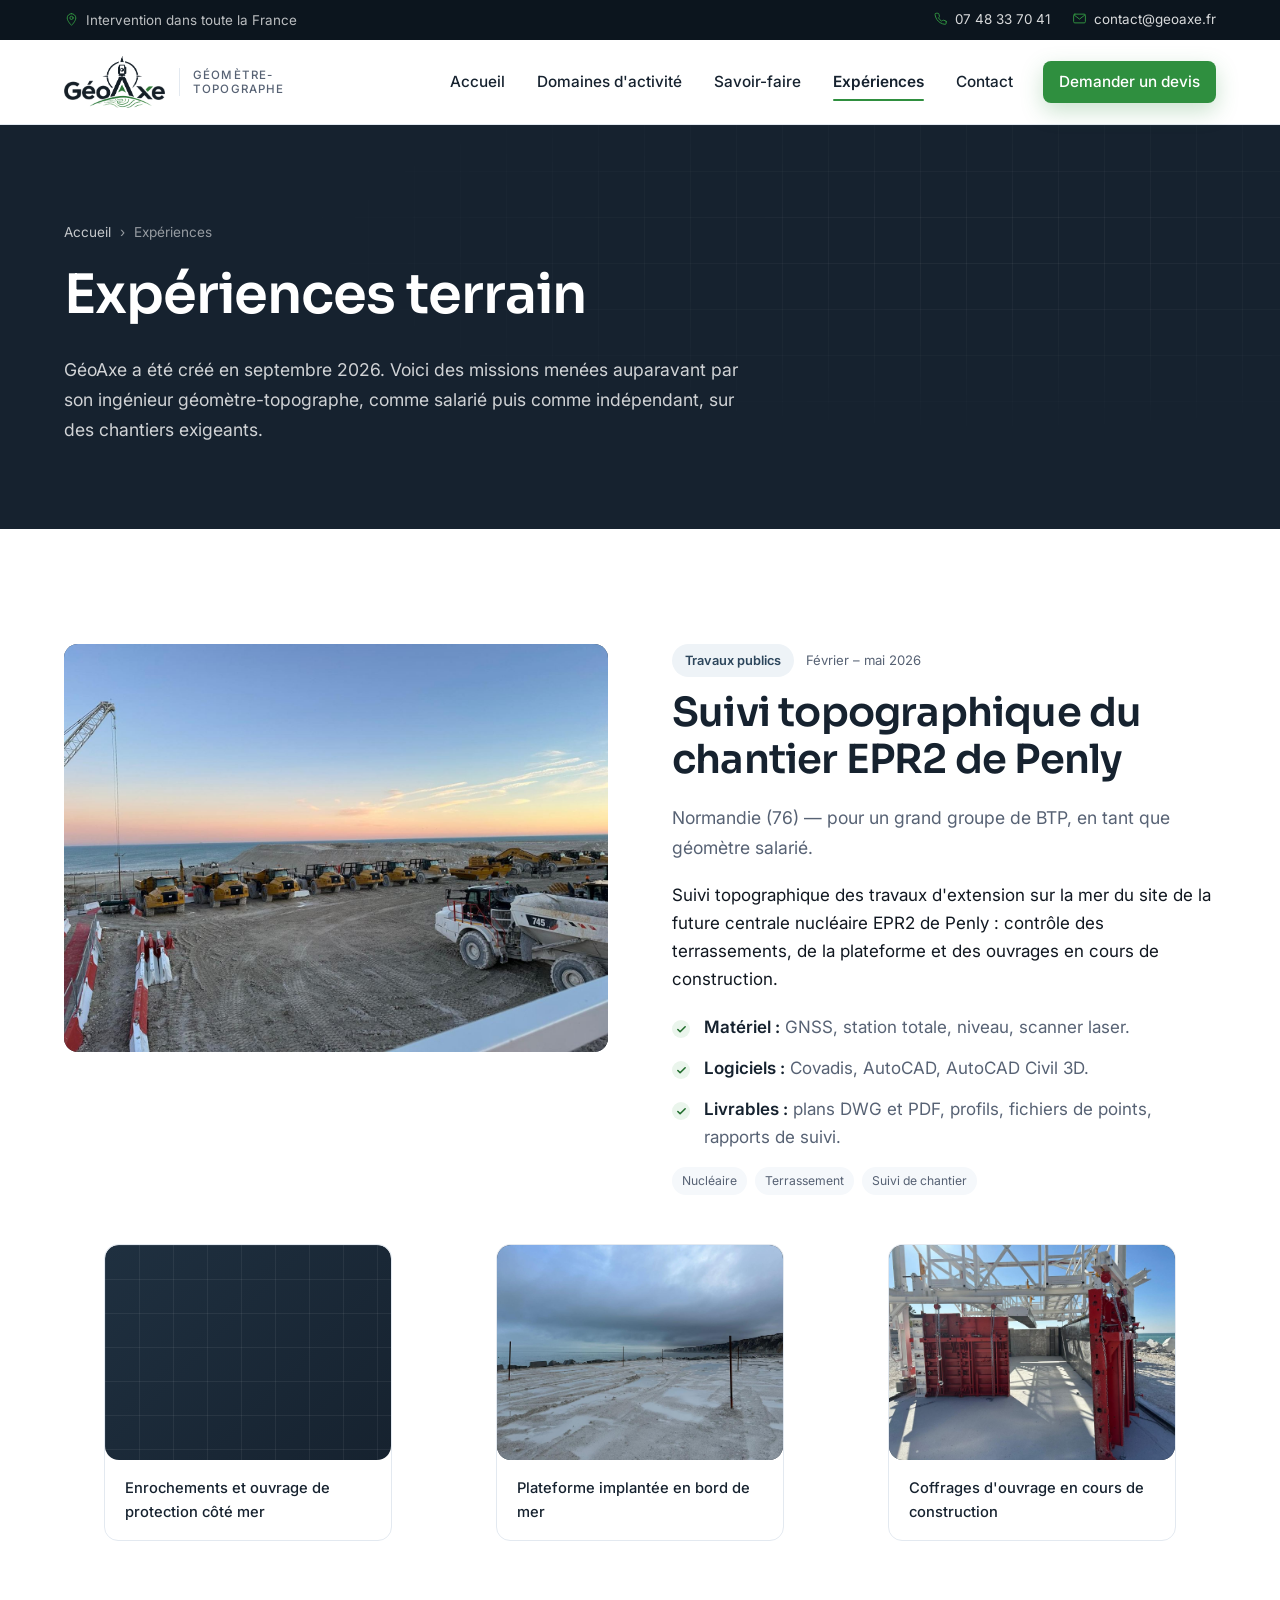
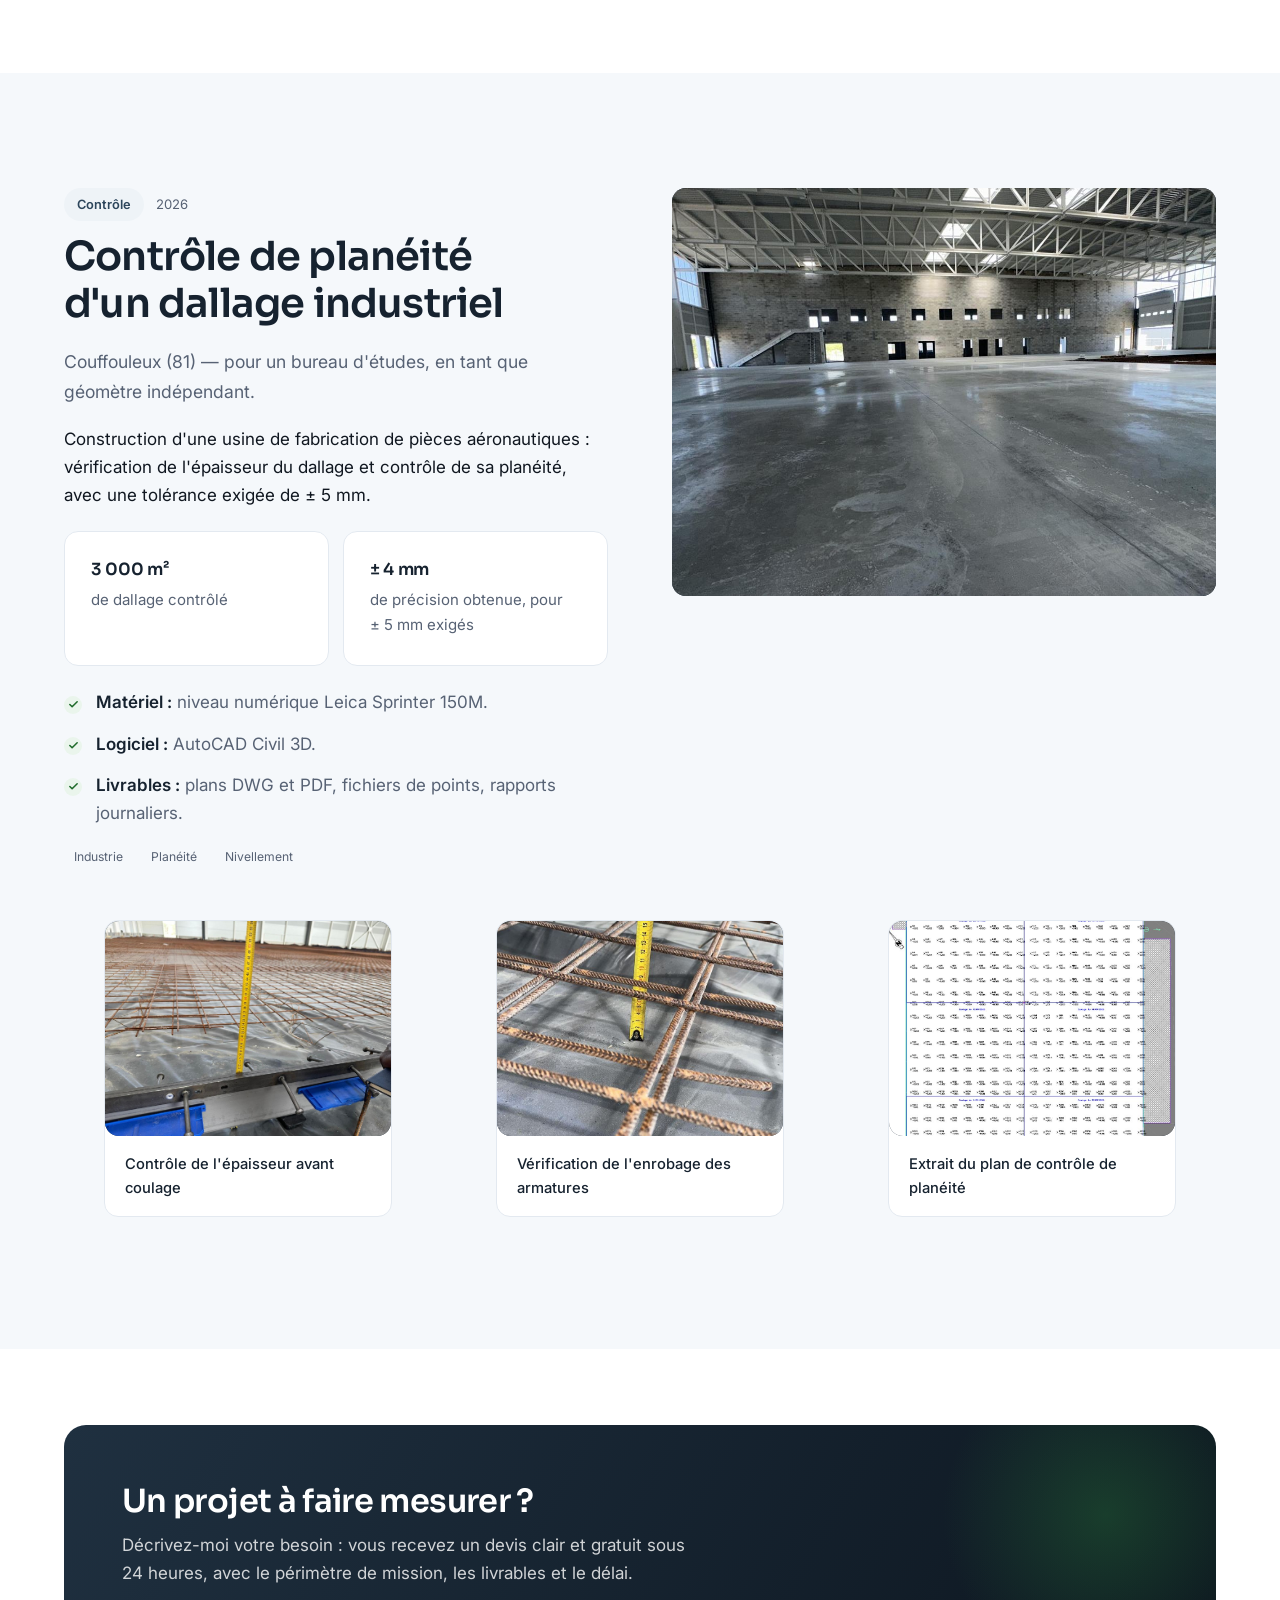
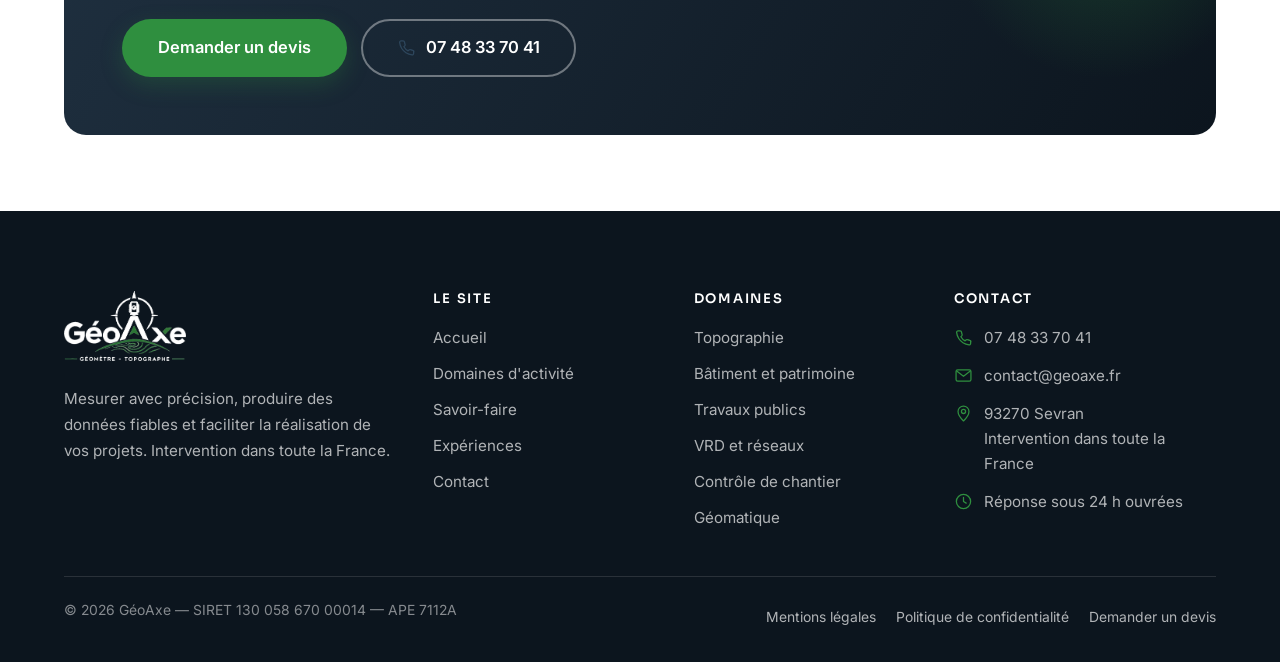
<file: experiences.html>
<!DOCTYPE html>
<html lang="fr">
<head>
  <meta charset="UTF-8">
  <meta name="viewport" content="width=device-width, initial-scale=1">
  <title>GéoAxe — Expériences | Suivi topographique EPR2 et contrôle de planéité</title>
  <meta name="description" content="Expériences terrain de l'ingénieur géomètre-topographe de GéoAxe : suivi topographique du chantier EPR2 de Penly et contrôle de planéité d'un dallage industriel de 3 000 m².">
  <meta name="author" content="GéoAxe">
  <meta name="theme-color" content="#0a1e36">

  <!-- Partage sur les réseaux sociaux -->
  <meta property="og:type" content="website">
  <meta property="og:site_name" content="GéoAxe">
  <meta property="og:title" content="GéoAxe — Expériences | Suivi topographique EPR2 et contrôle de planéité">
  <meta property="og:description" content="Expériences terrain de l'ingénieur géomètre-topographe de GéoAxe : suivi topographique du chantier EPR2 de Penly et contrôle de planéité d'un dallage industriel de 3 000 m².">
  <meta property="og:image" content="assets/images/og-image.jpg">
  <meta property="og:locale" content="fr_FR">

  <link rel="icon" href="assets/favicon.svg" type="image/svg+xml">
  <link rel="preconnect" href="https://fonts.googleapis.com">
  <link rel="preconnect" href="https://fonts.gstatic.com" crossorigin>
  <link href="https://fonts.googleapis.com/css2?family=Inter:wght@400;500;600&family=Sora:wght@500;600;700&display=swap" rel="stylesheet">
  <link rel="stylesheet" href="css/style.css">
  <script src="js/icons.js" defer></script>
  <script src="js/script.js" defer></script>
</head>
<body>

<a class="skip-link" href="#main">Aller au contenu principal</a>

<!-- ============ BARRE DE CONTACT ============ -->
<div class="topbar">
  <div class="container topbar-inner">
    <span><svg class="icon" aria-hidden="true"><use href="#icon-pin"></use></svg> Intervention dans toute la France</span>
    <ul class="topbar-list">
      <li><a href="tel:+33748337041"><svg class="icon" aria-hidden="true"><use href="#icon-phone"></use></svg> 07 48 33 70 41</a></li>
      <li><a href="mailto:contact@geoaxe.fr"><svg class="icon" aria-hidden="true"><use href="#icon-mail"></use></svg> contact@geoaxe.fr</a></li>
    </ul>
  </div>
</div>

<!-- ============ EN-TÊTE ============ -->
<header class="site-header">
  <div class="container header-inner">
    <a href="index.html" class="logo" aria-label="GéoAxe — accueil">
      <!-- Déposez votre logo dans assets/images/logo-geoaxe.png (ou .svg).
           Tant que le fichier n'existe pas, le logo vectoriel de secours s'affiche. -->
      <img class="logo-img" src="assets/images/logo-geoaxe.png" alt="GéoAxe" width="303" height="156">
      <span class="logo-baseline">Géomètre-topographe</span>
      <span class="logo-fallback">
        <svg class="logo-mark" aria-hidden="true"><use href="#icon-logo"></use></svg>
        <span class="logo-text">
          <span class="logo-name">Géo<span>Axe</span></span>
          <span class="logo-title">Géomètre-topographe</span>
        </span>
      </span>
    </a>

    <button class="nav-toggle" id="navToggle" aria-label="Ouvrir le menu" aria-expanded="false" aria-controls="primaryNav">
      <span></span><span></span><span></span>
    </button>

    <nav class="primary-nav" id="primaryNav" aria-label="Navigation principale">
        <a href="index.html">Accueil</a>
        <a href="domaines-activite.html">Domaines d'activité</a>
        <a href="savoir-faire.html">Savoir-faire</a>
        <a href="experiences.html" aria-current="page">Expériences</a>
        <a href="contact.html">Contact</a>
      <a href="contact.html" class="btn btn-primary">Demander un devis</a>
    </nav>
  </div>
</header>

<main id="main">

<!-- ============ BANDEAU DE PAGE ============ -->
<section class="page-hero">
  <div class="container">
    <nav class="breadcrumb" aria-label="Fil d'Ariane">
      <a href="index.html">Accueil</a>
      <span aria-hidden="true">›</span>
      <span>Expériences</span>
    </nav>
    <h1>Expériences terrain</h1>
    <p class="lead">GéoAxe a été créé en septembre 2026. Voici des missions menées auparavant par son ingénieur géomètre-topographe, comme salarié puis comme indépendant, sur des chantiers exigeants.</p>
  </div>
</section>

<!-- ============ MISSION 1 : EPR2 PENLY ============ -->
<!-- Mission réalisée en tant que salarié. -->
<section class="section">
  <div class="container split is-top">
    <div class="split-media reveal">
      <div class="media media-4x3">
        <img src="assets/images/exp-epr2-terrassement.jpg" alt="Engins de terrassement sur la plateforme gagnée sur la mer, chantier EPR2 de Penly" loading="lazy" decoding="async">
      </div>
    </div>
    <div class="split-content reveal reveal-delay-1">
      <div class="post-meta"><span class="badge">Travaux publics</span><span>Février – mai 2026</span></div>
      <h2>Suivi topographique du chantier EPR2 de Penly</h2>
      <p class="lead">Normandie (76) — pour un grand groupe de BTP, en tant que géomètre salarié.</p>
      <p>
        Suivi topographique des travaux d'extension sur la mer du site de la future
        centrale nucléaire EPR2 de Penly&nbsp;: contrôle des terrassements, de la
        plateforme et des ouvrages en cours de construction.
      </p>
      <ul class="check-list" style="margin-top:20px">
        <li><strong>Matériel&nbsp;:</strong> GNSS, station totale, niveau, scanner laser.</li>
        <li><strong>Logiciels&nbsp;:</strong> Covadis, AutoCAD, AutoCAD Civil 3D.</li>
        <li><strong>Livrables&nbsp;:</strong> plans DWG et PDF, profils, fichiers de points, rapports de suivi.</li>
      </ul>
      <div class="project-tags"><span>Nucléaire</span><span>Terrassement</span><span>Suivi de chantier</span></div>
    </div>
  </div>
  <div class="container">
    <div class="grid grid-3" style="margin-top:32px">
      <figure class="deliverable reveal">
        <div class="media media-4x3">
          <img src="assets/images/exp-epr2-digue.jpg" alt="Enrochements et ouvrage de protection côté mer" loading="lazy" decoding="async">
        </div>
        <figcaption>Enrochements et ouvrage de protection côté mer</figcaption>
      </figure>
      <figure class="deliverable reveal reveal-delay-1">
        <div class="media media-4x3">
          <img src="assets/images/exp-epr2-plateforme.jpg" alt="Plateforme implantée en bord de mer" loading="lazy" decoding="async">
        </div>
        <figcaption>Plateforme implantée en bord de mer</figcaption>
      </figure>
      <figure class="deliverable reveal reveal-delay-2">
        <div class="media media-4x3">
          <img src="assets/images/exp-epr2-coffrage.jpg" alt="Coffrages d'ouvrage en cours de construction" loading="lazy" decoding="async">
        </div>
        <figcaption>Coffrages d'ouvrage en cours de construction</figcaption>
      </figure>
    </div>
  </div>
</section>

<!-- ============ MISSION 2 : DALLAGE INDUSTRIEL ============ -->
<!-- Mission réalisée en tant que géomètre indépendant, avant la création de GéoAxe. Client anonyme. -->
<section class="section section-surface">
  <div class="container split is-top is-reverse">
    <div class="split-media reveal">
      <div class="media media-4x3">
        <img src="assets/images/exp-dallage-fini.jpg" alt="Dallage industriel de 3 000 m² terminé dans une usine" loading="lazy" decoding="async">
      </div>
    </div>
    <div class="split-content reveal reveal-delay-1">
      <div class="post-meta"><span class="badge">Contrôle</span><span>2026</span></div>
      <h2>Contrôle de planéité d'un dallage industriel</h2>
      <p class="lead">Couffouleux (81) — pour un bureau d'études, en tant que géomètre indépendant.</p>
      <p>
        Construction d'une usine de fabrication de pièces aéronautiques&nbsp;: vérification
        de l'épaisseur du dallage et contrôle de sa planéité, avec une tolérance
        exigée de ±&nbsp;5&nbsp;mm.
      </p>
      <div class="grid grid-2" style="gap:14px;margin:22px 0">
        <div class="feature-card"><h3>3 000 m²</h3><p>de dallage contrôlé</p></div>
        <div class="feature-card"><h3>±&nbsp;4 mm</h3><p>de précision obtenue, pour ±&nbsp;5 mm exigés</p></div>
      </div>
      <ul class="check-list">
        <li><strong>Matériel&nbsp;:</strong> niveau numérique Leica Sprinter 150M.</li>
        <li><strong>Logiciel&nbsp;:</strong> AutoCAD Civil 3D.</li>
        <li><strong>Livrables&nbsp;:</strong> plans DWG et PDF, fichiers de points, rapports journaliers.</li>
      </ul>
      <div class="project-tags"><span>Industrie</span><span>Planéité</span><span>Nivellement</span></div>
    </div>
  </div>
  <div class="container">
    <div class="grid grid-3" style="margin-top:32px">
      <figure class="deliverable reveal">
        <div class="media media-4x3">
          <img src="assets/images/exp-dallage-controle.jpg" alt="Contrôle de l'épaisseur avant coulage" loading="lazy" decoding="async">
        </div>
        <figcaption>Contrôle de l'épaisseur avant coulage</figcaption>
      </figure>
      <figure class="deliverable reveal reveal-delay-1">
        <div class="media media-4x3">
          <img src="assets/images/exp-dallage-epaisseur.jpg" alt="Vérification de l'enrobage des armatures" loading="lazy" decoding="async">
        </div>
        <figcaption>Vérification de l'enrobage des armatures</figcaption>
      </figure>
      <figure class="deliverable reveal reveal-delay-2">
        <div class="media media-4x3">
          <img src="assets/images/exp-dallage-plan.jpg" alt="Extrait du plan de contrôle de planéité" loading="lazy" decoding="async">
        </div>
        <figcaption>Extrait du plan de contrôle de planéité</figcaption>
      </figure>
    </div>
  </div>
</section>

<!-- ============ BANDEAU DEVIS ============ -->
<section class="section-sm">
  <div class="container">
    <div class="cta-band reveal">
      <div>
        <h2>Un projet à faire mesurer&nbsp;?</h2>
        <p>Décrivez-moi votre besoin&nbsp;: vous recevez un devis clair et gratuit sous 24&nbsp;heures, avec le périmètre de mission, les livrables et le délai.</p>
      </div>
      <div class="btn-group">
        <a href="contact.html" class="btn btn-primary btn-lg">Demander un devis</a>
        <a href="tel:+33748337041" class="btn btn-ghost btn-lg">
          <svg class="icon" aria-hidden="true"><use href="#icon-phone"></use></svg> 07 48 33 70 41
        </a>
      </div>
    </div>
  </div>
</section>

</main>

<!-- ============ PIED DE PAGE ============ -->
<footer class="site-footer">
  <div class="container">
    <div class="footer-grid">

      <div class="footer-logo">
        <a href="index.html" class="logo" aria-label="GéoAxe — accueil">
          <img class="logo-img" src="assets/images/logo-geoaxe-blanc.png" alt="GéoAxe — géomètre-topographe" width="296" height="170">
          <span class="logo-fallback">
            <svg class="logo-mark" aria-hidden="true"><use href="#icon-logo"></use></svg>
            <span class="logo-text">
              <span class="logo-name">GéoAxe</span>
              <span class="logo-title">Géomètre-topographe</span>
            </span>
          </span>
        </a>
        <p class="footer-about">
          Mesurer avec précision, produire des données fiables et faciliter
          la réalisation de vos projets. Intervention dans toute la France.
        </p>
      </div>

      <div>
        <h4>Le site</h4>
        <ul class="footer-links">
          <li><a href="index.html">Accueil</a></li>
          <li><a href="domaines-activite.html">Domaines d'activité</a></li>
          <li><a href="savoir-faire.html">Savoir-faire</a></li>
          <li><a href="experiences.html">Expériences</a></li>
          <li><a href="contact.html">Contact</a></li>
        </ul>
      </div>

      <div>
        <h4>Domaines</h4>
        <ul class="footer-links">
          <li><a href="domaines-activite.html#topographie">Topographie</a></li>
          <li><a href="domaines-activite.html#batiment">Bâtiment et patrimoine</a></li>
          <li><a href="domaines-activite.html#travaux-publics">Travaux publics</a></li>
          <li><a href="domaines-activite.html#vrd">VRD et réseaux</a></li>
          <li><a href="domaines-activite.html#controle">Contrôle de chantier</a></li>
          <li><a href="domaines-activite.html#geomatique">Géomatique</a></li>
        </ul>
      </div>

      <div>
        <h4>Contact</h4>
        <ul class="footer-contact">
          <li>
            <svg class="icon" aria-hidden="true"><use href="#icon-phone"></use></svg>
            <a href="tel:+33748337041">07 48 33 70 41</a>
          </li>
          <li>
            <svg class="icon" aria-hidden="true"><use href="#icon-mail"></use></svg>
            <a href="mailto:contact@geoaxe.fr">contact@geoaxe.fr</a>
          </li>
          <li>
            <svg class="icon" aria-hidden="true"><use href="#icon-pin"></use></svg>
            <span>93270 Sevran<br>Intervention dans toute la France</span>
          </li>
          <li>
            <svg class="icon" aria-hidden="true"><use href="#icon-clock"></use></svg>
            <span>Réponse sous 24&nbsp;h ouvrées</span>
          </li>
        </ul>
      </div>

    </div>

    <div class="footer-bottom">
      <p>© <span data-year>2026</span> GéoAxe — SIRET 130 058 670 00014 — APE 7112A</p>
      <ul>
        <li><a href="mentions-legales.html">Mentions légales</a></li>
        <li><a href="confidentialite.html">Politique de confidentialité</a></li>
        <li><a href="contact.html">Demander un devis</a></li>
      </ul>
    </div>
  </div>
</footer>

</body>
</html>
</file>
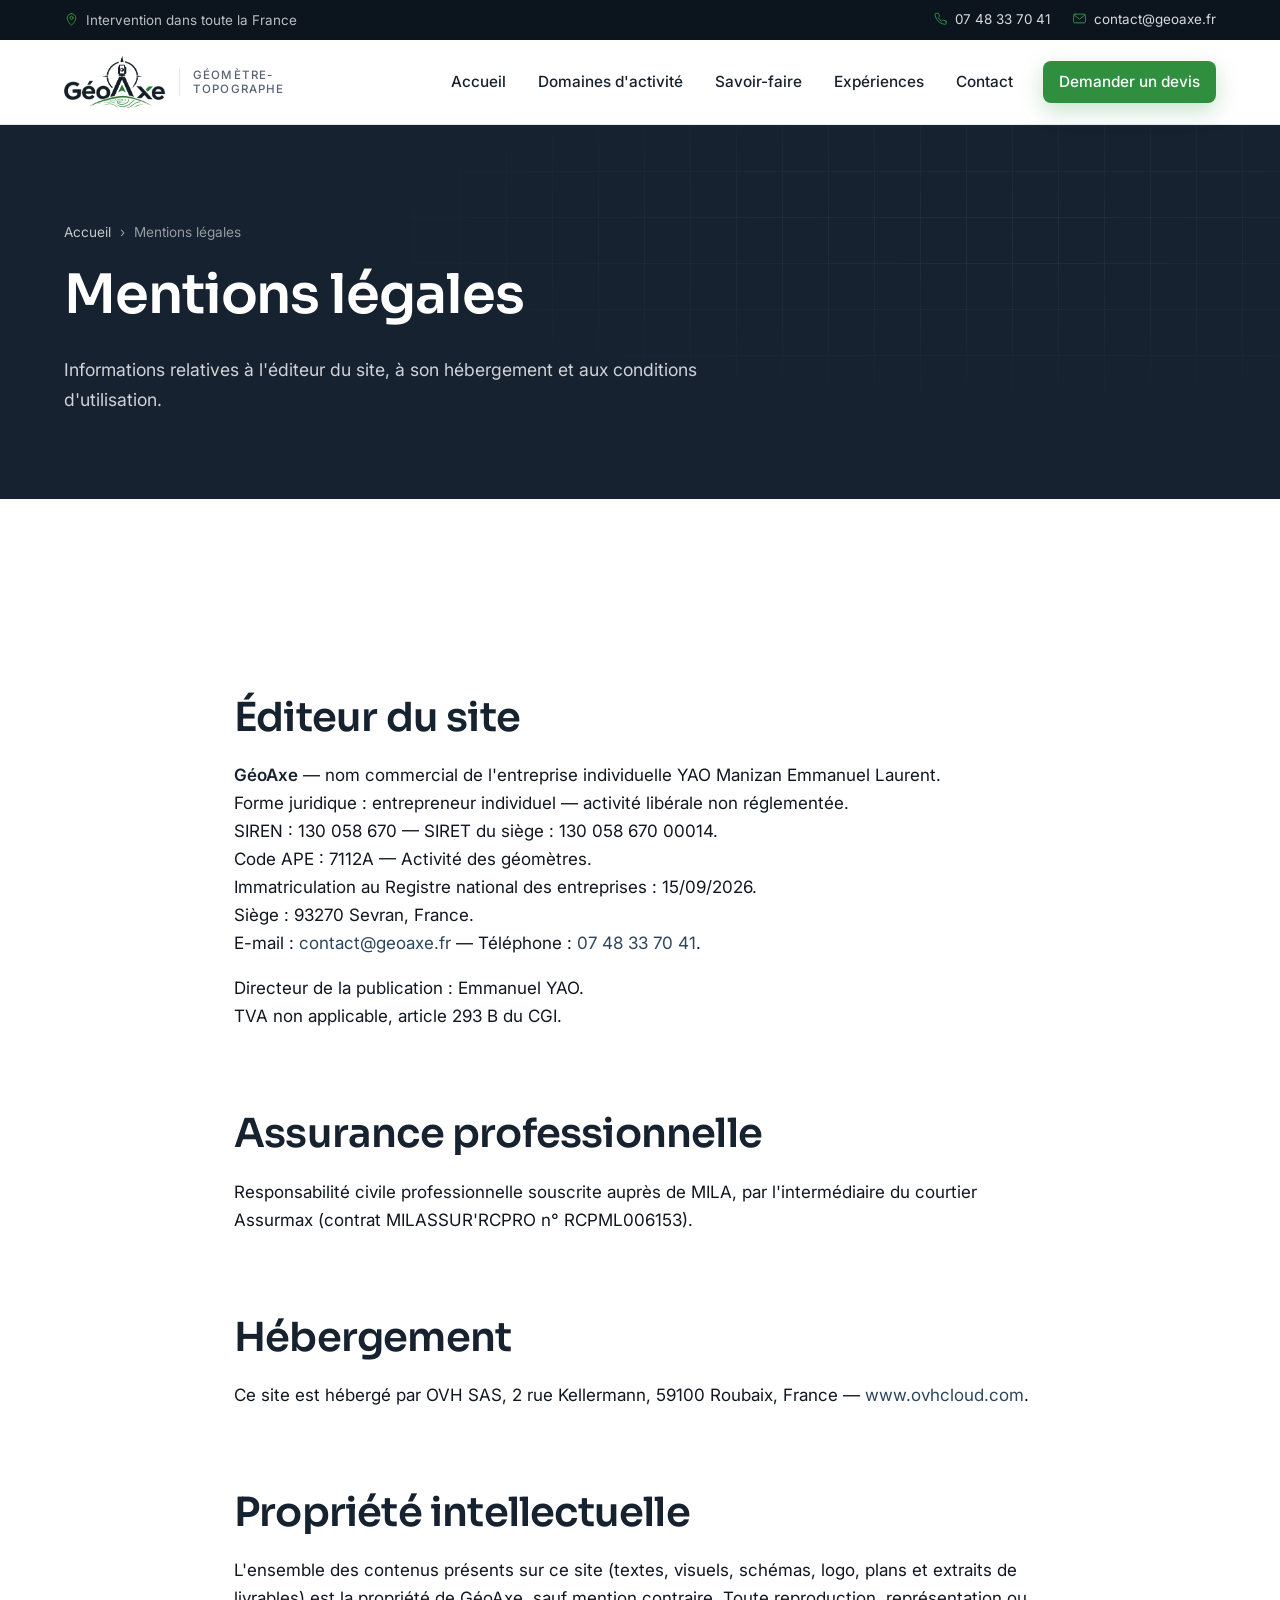
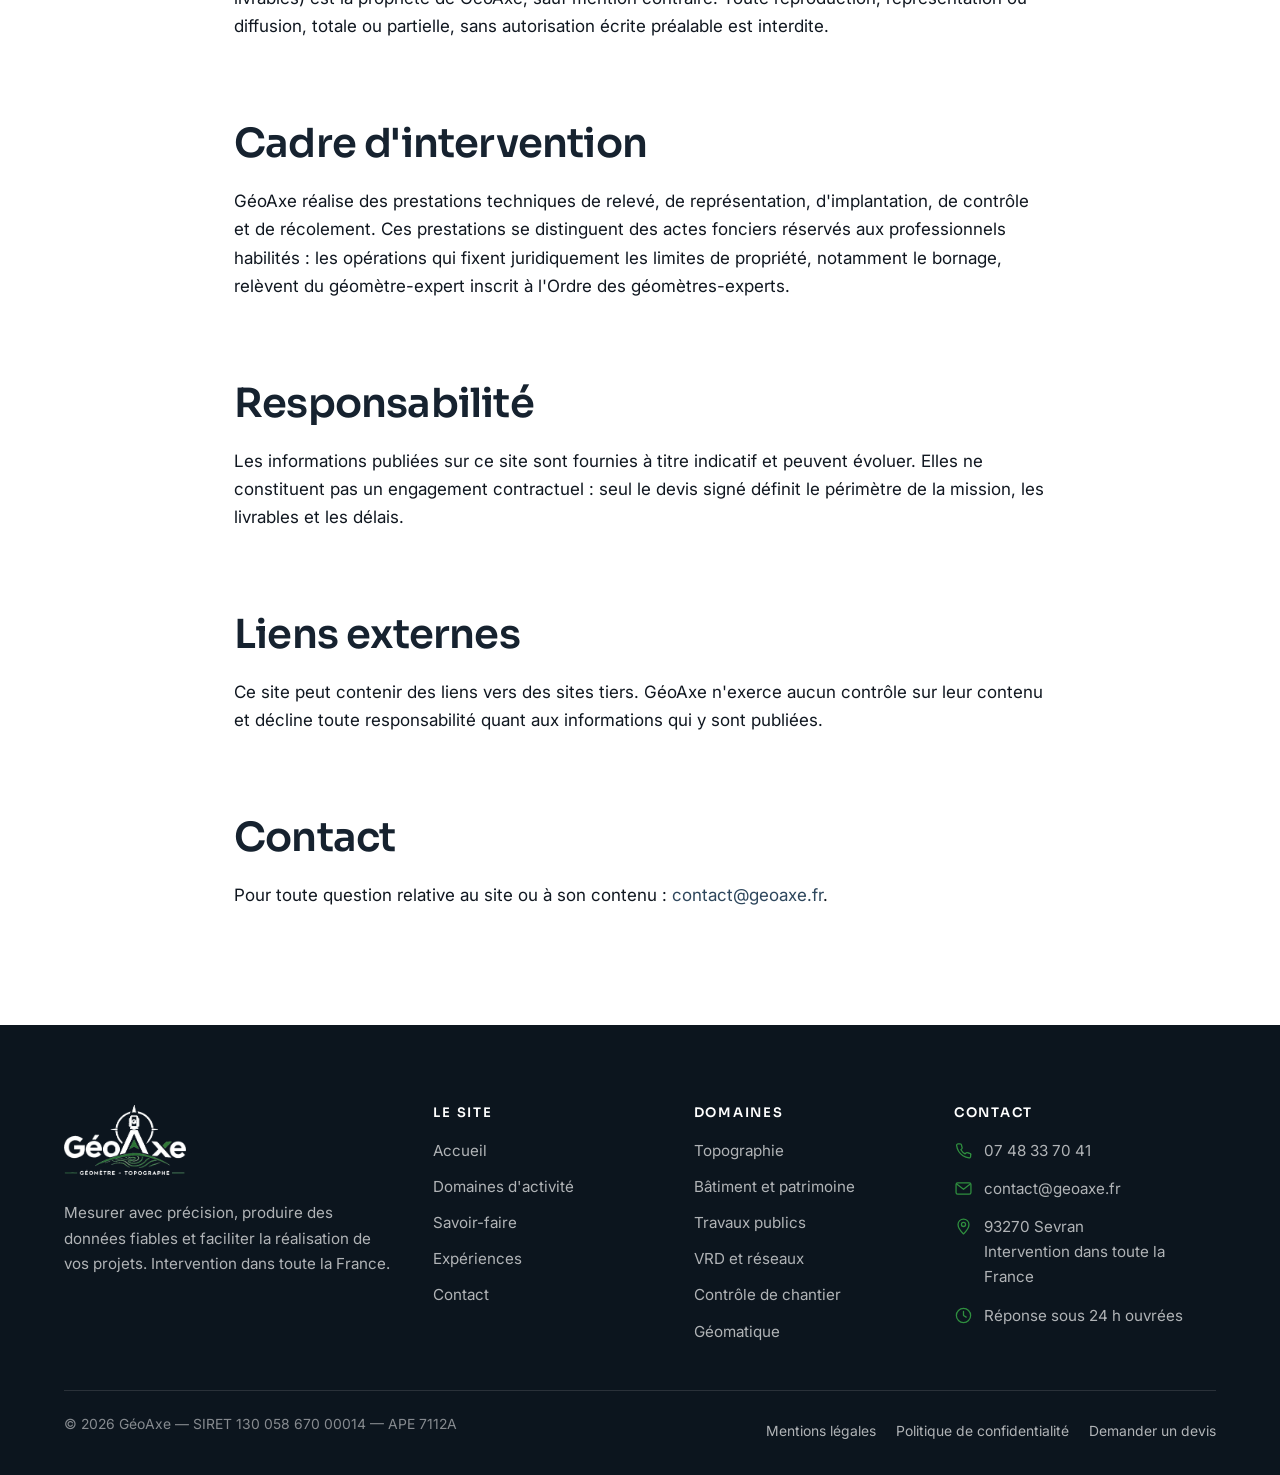
<file: mentions-legales.html>
<!DOCTYPE html>
<html lang="fr">
<head>
  <meta charset="UTF-8">
  <meta name="viewport" content="width=device-width, initial-scale=1">
  <title>GéoAxe — Mentions légales</title>
  <meta name="description" content="Mentions légales du site GéoAxe : éditeur, hébergeur, propriété intellectuelle et cadre d'intervention.">
  <meta name="author" content="GéoAxe">
  <meta name="theme-color" content="#0a1e36">

  <!-- Partage sur les réseaux sociaux -->
  <meta property="og:type" content="website">
  <meta property="og:site_name" content="GéoAxe">
  <meta property="og:title" content="GéoAxe — Mentions légales">
  <meta property="og:description" content="Mentions légales du site GéoAxe : éditeur, hébergeur, propriété intellectuelle et cadre d'intervention.">
  <meta property="og:image" content="assets/images/og-image.jpg">
  <meta property="og:locale" content="fr_FR">

  <link rel="icon" href="assets/favicon.svg" type="image/svg+xml">
  <link rel="preconnect" href="https://fonts.googleapis.com">
  <link rel="preconnect" href="https://fonts.gstatic.com" crossorigin>
  <link href="https://fonts.googleapis.com/css2?family=Inter:wght@400;500;600&family=Sora:wght@500;600;700&display=swap" rel="stylesheet">
  <link rel="stylesheet" href="css/style.css">
  <script src="js/icons.js" defer></script>
  <script src="js/script.js" defer></script>
</head>
<body>

<a class="skip-link" href="#main">Aller au contenu principal</a>

<!-- ============ BARRE DE CONTACT ============ -->
<div class="topbar">
  <div class="container topbar-inner">
    <span><svg class="icon" aria-hidden="true"><use href="#icon-pin"></use></svg> Intervention dans toute la France</span>
    <ul class="topbar-list">
      <li><a href="tel:+33748337041"><svg class="icon" aria-hidden="true"><use href="#icon-phone"></use></svg> 07 48 33 70 41</a></li>
      <li><a href="mailto:contact@geoaxe.fr"><svg class="icon" aria-hidden="true"><use href="#icon-mail"></use></svg> contact@geoaxe.fr</a></li>
    </ul>
  </div>
</div>

<!-- ============ EN-TÊTE ============ -->
<header class="site-header">
  <div class="container header-inner">
    <a href="index.html" class="logo" aria-label="GéoAxe — accueil">
      <!-- Déposez votre logo dans assets/images/logo-geoaxe.png (ou .svg).
           Tant que le fichier n'existe pas, le logo vectoriel de secours s'affiche. -->
      <img class="logo-img" src="assets/images/logo-geoaxe.png" alt="GéoAxe" width="303" height="156">
      <span class="logo-baseline">Géomètre-topographe</span>
      <span class="logo-fallback">
        <svg class="logo-mark" aria-hidden="true"><use href="#icon-logo"></use></svg>
        <span class="logo-text">
          <span class="logo-name">Géo<span>Axe</span></span>
          <span class="logo-title">Géomètre-topographe</span>
        </span>
      </span>
    </a>

    <button class="nav-toggle" id="navToggle" aria-label="Ouvrir le menu" aria-expanded="false" aria-controls="primaryNav">
      <span></span><span></span><span></span>
    </button>

    <nav class="primary-nav" id="primaryNav" aria-label="Navigation principale">
        <a href="index.html">Accueil</a>
        <a href="domaines-activite.html">Domaines d'activité</a>
        <a href="savoir-faire.html">Savoir-faire</a>
        <a href="experiences.html">Expériences</a>
        <a href="contact.html">Contact</a>
      <a href="contact.html" class="btn btn-primary">Demander un devis</a>
    </nav>
  </div>
</header>

<main id="main">

<!-- ============ BANDEAU DE PAGE ============ -->
<section class="page-hero">
  <div class="container">
    <nav class="breadcrumb" aria-label="Fil d'Ariane">
      <a href="index.html">Accueil</a>
      <span aria-hidden="true">›</span>
      <span>Mentions légales</span>
    </nav>
    <h1>Mentions légales</h1>
    <p class="lead">Informations relatives à l'éditeur du site, à son hébergement et aux conditions d'utilisation.</p>
    
  </div>
</section>

<section class="section">
  <div class="container container-narrow legal-content">

    <h2>Éditeur du site</h2>
    <p>
      <strong>GéoAxe</strong> — nom commercial de l'entreprise individuelle YAO Manizan Emmanuel Laurent.<br>
      Forme juridique : entrepreneur individuel — activité libérale non réglementée.<br>
      SIREN : 130 058 670 — SIRET du siège : 130 058 670 00014.<br>
      Code APE : 7112A — Activité des géomètres.<br>
      Immatriculation au Registre national des entreprises : 15/09/2026.<br>
      Siège : 93270 Sevran, France.<br>
      E-mail : <a href="mailto:contact@geoaxe.fr">contact@geoaxe.fr</a> — Téléphone : <a href="tel:+33748337041">07 48 33 70 41</a>.
    </p>
    <p>
      Directeur de la publication : Emmanuel YAO.<br>
      TVA non applicable, article 293 B du CGI.
    </p>

    <h2>Assurance professionnelle</h2>
    <p>
      Responsabilité civile professionnelle souscrite auprès de MILA, par l'intermédiaire
      du courtier Assurmax (contrat MILASSUR'RCPRO n° RCPML006153).
    </p>

    <h2>Hébergement</h2>
    <p>
      Ce site est hébergé par OVH SAS, 2 rue Kellermann, 59100 Roubaix, France —
      <a href="https://www.ovhcloud.com" target="_blank" rel="noopener">www.ovhcloud.com</a>.
    </p>

    <h2>Propriété intellectuelle</h2>
    <p>
      L'ensemble des contenus présents sur ce site (textes, visuels, schémas, logo,
      plans et extraits de livrables) est la propriété de GéoAxe, sauf mention contraire.
      Toute reproduction, représentation ou diffusion, totale ou partielle, sans
      autorisation écrite préalable est interdite.
    </p>

    <h2>Cadre d'intervention</h2>
    <p>
      GéoAxe réalise des prestations techniques de relevé, de représentation,
      d'implantation, de contrôle et de récolement. Ces prestations se distinguent
      des actes fonciers réservés aux professionnels habilités : les opérations qui
      fixent juridiquement les limites de propriété, notamment le bornage, relèvent
      du géomètre-expert inscrit à l'Ordre des géomètres-experts.
    </p>

    <h2>Responsabilité</h2>
    <p>
      Les informations publiées sur ce site sont fournies à titre indicatif et
      peuvent évoluer. Elles ne constituent pas un engagement contractuel : seul le
      devis signé définit le périmètre de la mission, les livrables et les délais.
    </p>

    <h2>Liens externes</h2>
    <p>
      Ce site peut contenir des liens vers des sites tiers. GéoAxe n'exerce aucun
      contrôle sur leur contenu et décline toute responsabilité quant aux
      informations qui y sont publiées.
    </p>

    <h2>Contact</h2>
    <p>
      Pour toute question relative au site ou à son contenu :
      <a href="mailto:contact@geoaxe.fr">contact@geoaxe.fr</a>.
    </p>

  </div>
</section>

</main>

<!-- ============ PIED DE PAGE ============ -->
<footer class="site-footer">
  <div class="container">
    <div class="footer-grid">

      <div class="footer-logo">
        <a href="index.html" class="logo" aria-label="GéoAxe — accueil">
          <img class="logo-img" src="assets/images/logo-geoaxe-blanc.png" alt="GéoAxe — géomètre-topographe" width="296" height="170">
          <span class="logo-fallback">
            <svg class="logo-mark" aria-hidden="true"><use href="#icon-logo"></use></svg>
            <span class="logo-text">
              <span class="logo-name">GéoAxe</span>
              <span class="logo-title">Géomètre-topographe</span>
            </span>
          </span>
        </a>
        <p class="footer-about">
          Mesurer avec précision, produire des données fiables et faciliter
          la réalisation de vos projets. Intervention dans toute la France.
        </p>
      </div>

      <div>
        <h4>Le site</h4>
        <ul class="footer-links">
          <li><a href="index.html">Accueil</a></li>
          <li><a href="domaines-activite.html">Domaines d'activité</a></li>
          <li><a href="savoir-faire.html">Savoir-faire</a></li>
          <li><a href="experiences.html">Expériences</a></li>
          <li><a href="contact.html">Contact</a></li>
        </ul>
      </div>

      <div>
        <h4>Domaines</h4>
        <ul class="footer-links">
          <li><a href="domaines-activite.html#topographie">Topographie</a></li>
          <li><a href="domaines-activite.html#batiment">Bâtiment et patrimoine</a></li>
          <li><a href="domaines-activite.html#travaux-publics">Travaux publics</a></li>
          <li><a href="domaines-activite.html#vrd">VRD et réseaux</a></li>
          <li><a href="domaines-activite.html#controle">Contrôle de chantier</a></li>
          <li><a href="domaines-activite.html#geomatique">Géomatique</a></li>
        </ul>
      </div>

      <div>
        <h4>Contact</h4>
        <ul class="footer-contact">
          <li>
            <svg class="icon" aria-hidden="true"><use href="#icon-phone"></use></svg>
            <a href="tel:+33748337041">07 48 33 70 41</a>
          </li>
          <li>
            <svg class="icon" aria-hidden="true"><use href="#icon-mail"></use></svg>
            <a href="mailto:contact@geoaxe.fr">contact@geoaxe.fr</a>
          </li>
          <li>
            <svg class="icon" aria-hidden="true"><use href="#icon-pin"></use></svg>
            <span>93270 Sevran<br>Intervention dans toute la France</span>
          </li>
          <li>
            <svg class="icon" aria-hidden="true"><use href="#icon-clock"></use></svg>
            <span>Réponse sous 24&nbsp;h ouvrées</span>
          </li>
        </ul>
      </div>

    </div>

    <div class="footer-bottom">
      <p>© <span data-year>2026</span> GéoAxe — SIRET 130 058 670 00014 — APE 7112A</p>
      <ul>
        <li><a href="mentions-legales.html">Mentions légales</a></li>
        <li><a href="confidentialite.html">Politique de confidentialité</a></li>
        <li><a href="contact.html">Demander un devis</a></li>
      </ul>
    </div>
  </div>
</footer>

</body>
</html>
</file>
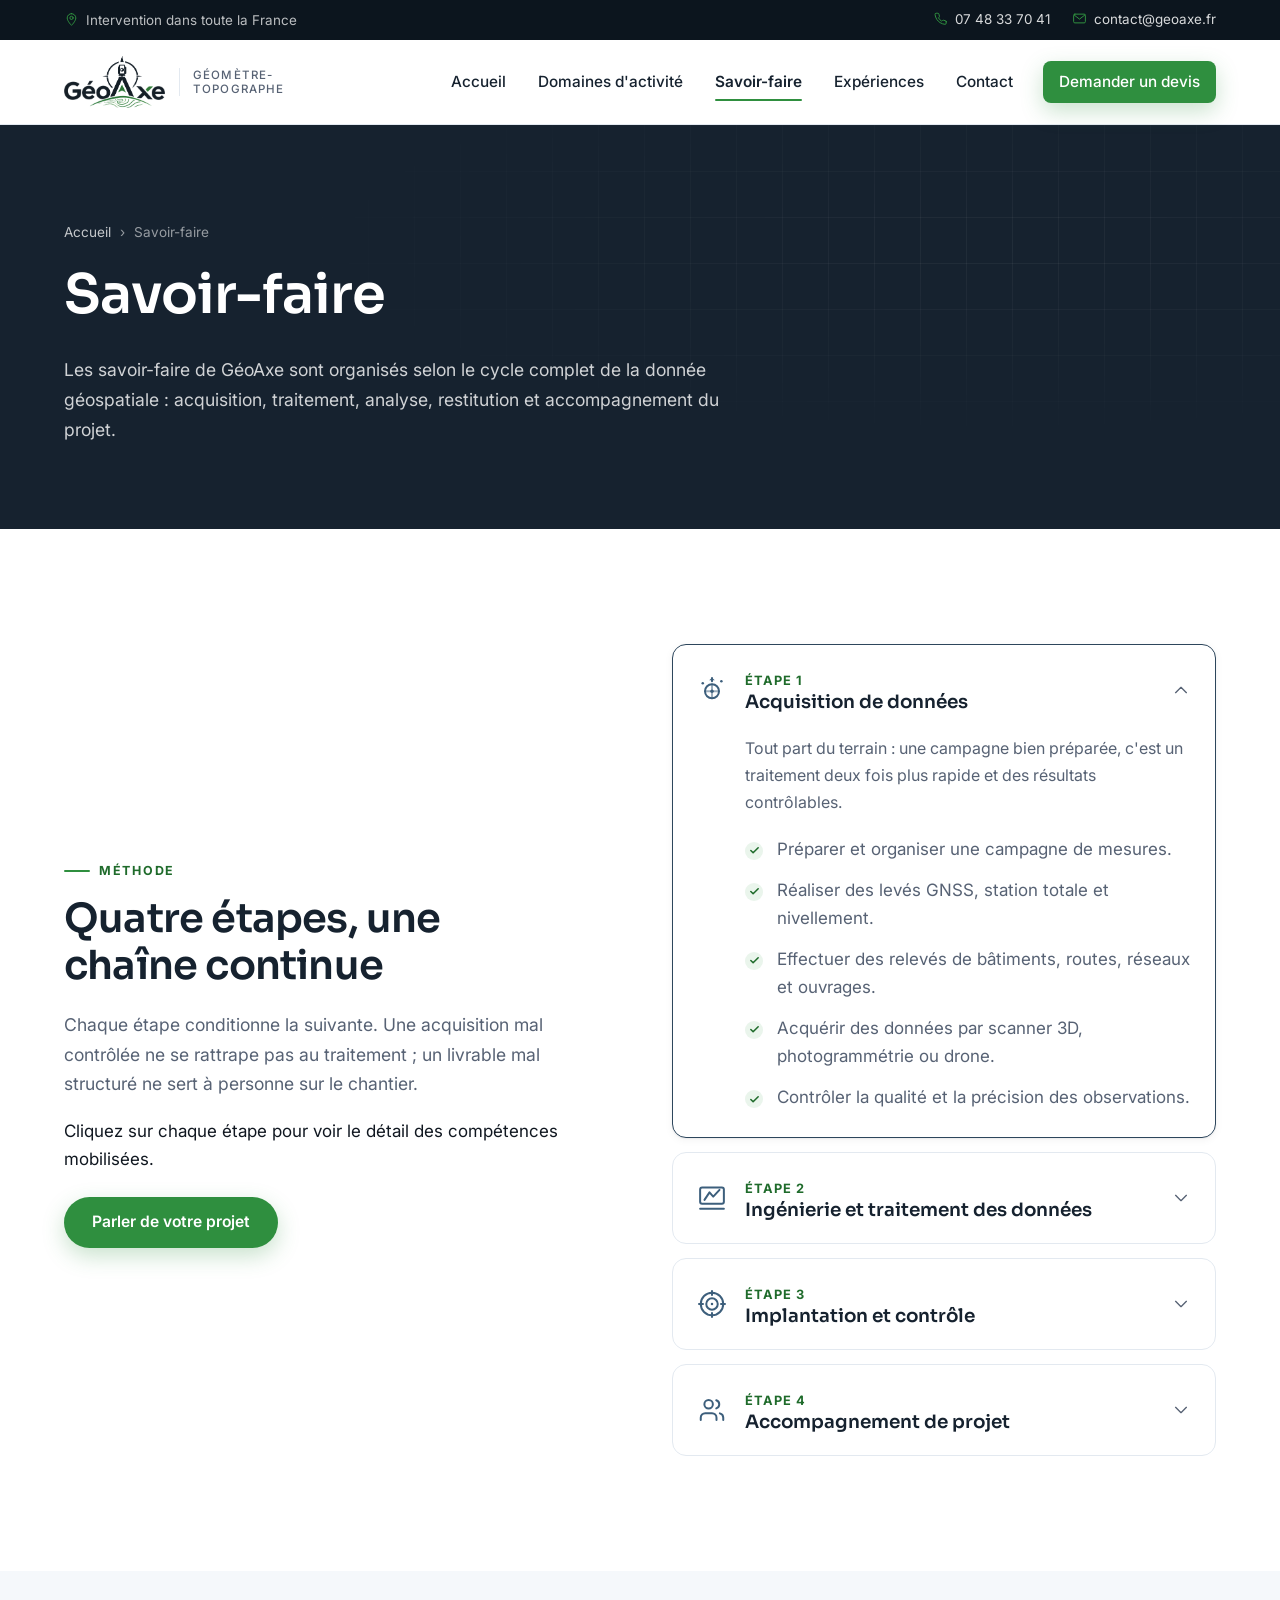
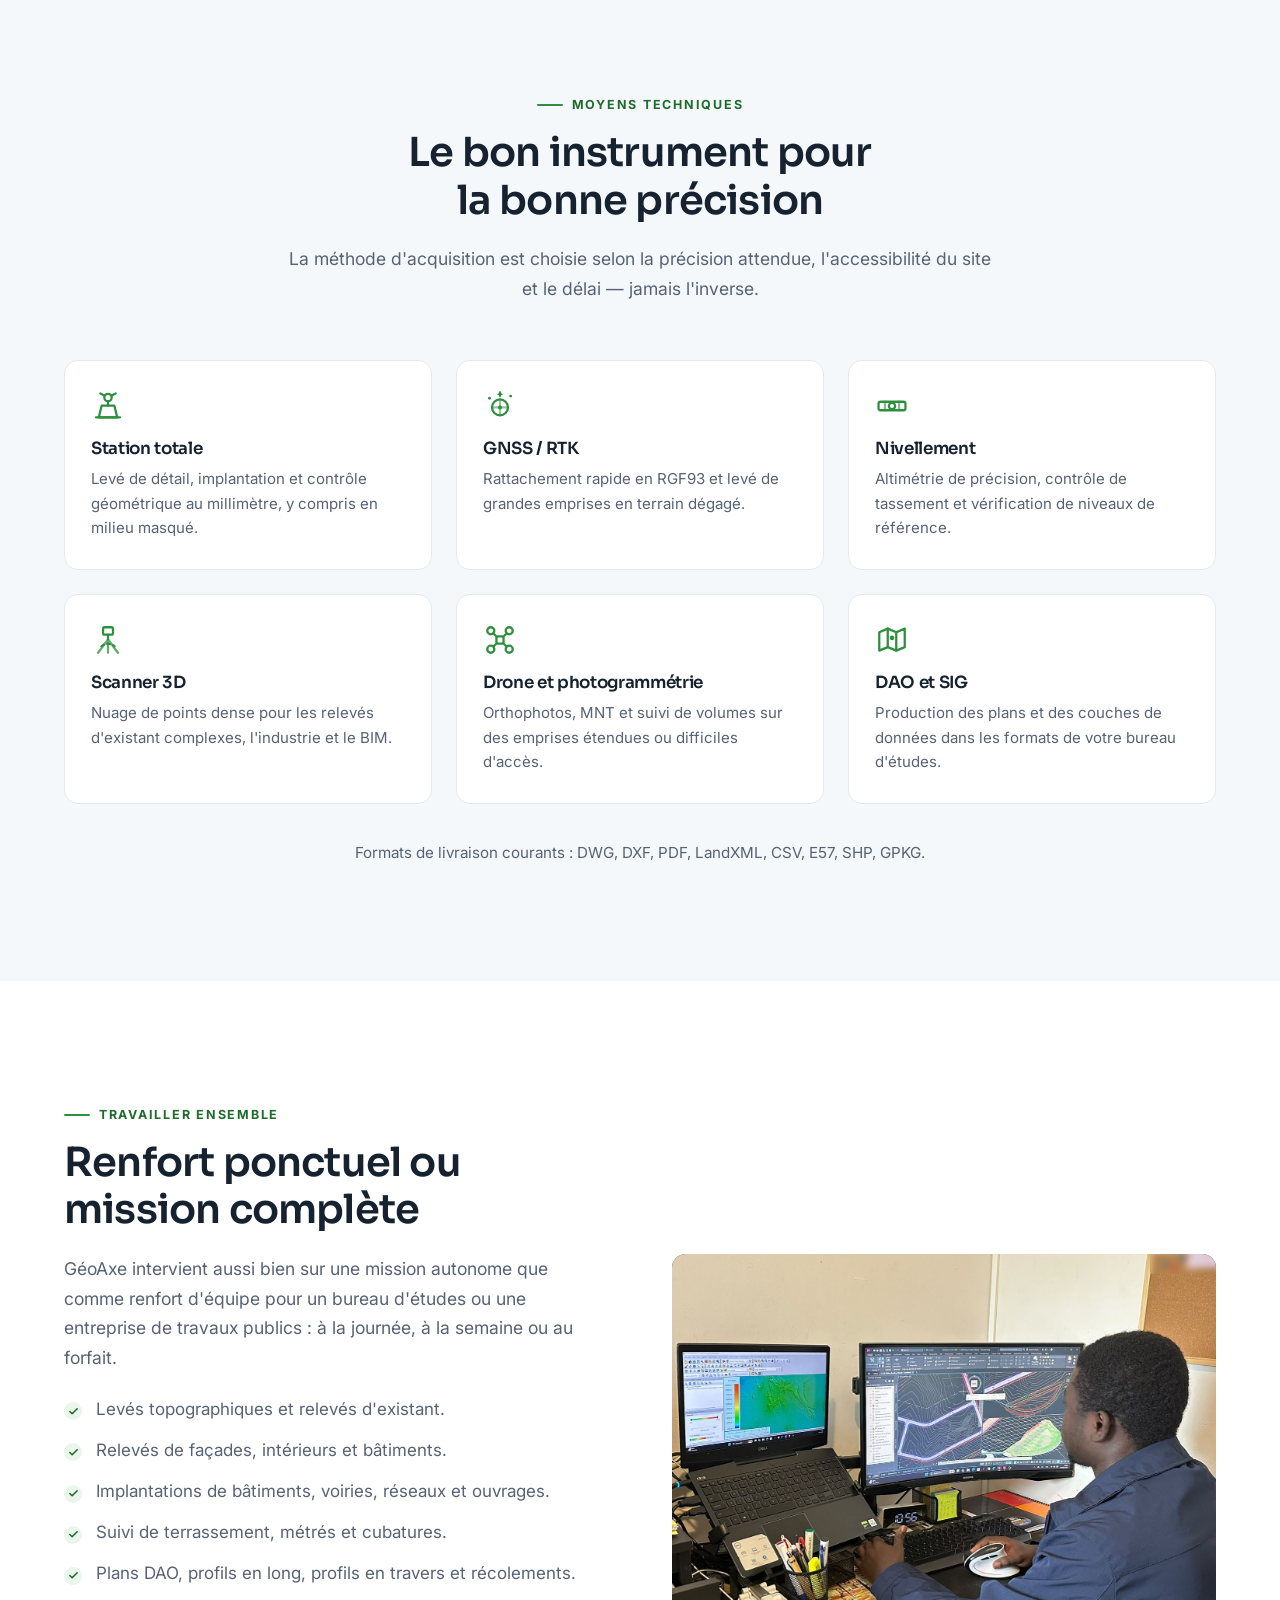
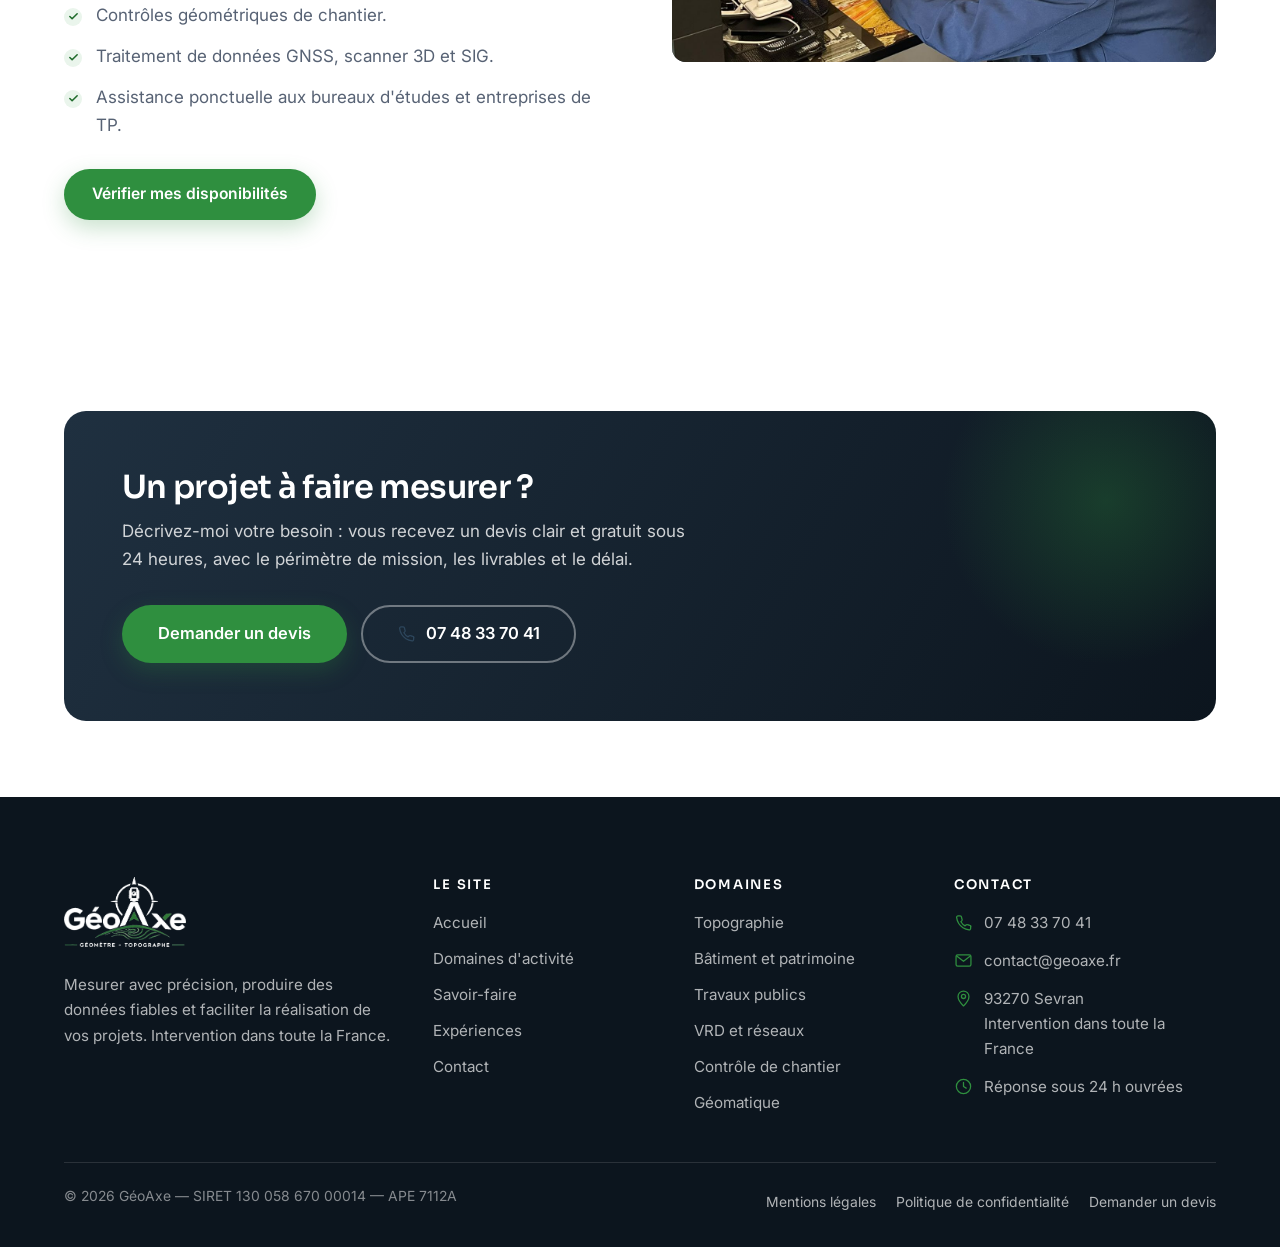
<file: savoir-faire.html>
<!DOCTYPE html>
<html lang="fr">
<head>
  <meta charset="UTF-8">
  <meta name="viewport" content="width=device-width, initial-scale=1">
  <title>GéoAxe — Savoir-faire | Acquisition, traitement, implantation, accompagnement</title>
  <meta name="description" content="Les compétences de GéoAxe organisées selon le cycle complet de la donnée géospatiale : acquisition terrain (GNSS, station totale, scanner 3D, drone), traitement et DAO, implantation et contrôle, accompagnement de projet.">
  <meta name="author" content="GéoAxe">
  <meta name="theme-color" content="#0a1e36">

  <!-- Partage sur les réseaux sociaux -->
  <meta property="og:type" content="website">
  <meta property="og:site_name" content="GéoAxe">
  <meta property="og:title" content="GéoAxe — Savoir-faire | Acquisition, traitement, implantation, accompagnement">
  <meta property="og:description" content="Les compétences de GéoAxe organisées selon le cycle complet de la donnée géospatiale : acquisition terrain (GNSS, station totale, scanner 3D, drone), traitement et DAO, implantation et contrôle, accompagnement de projet.">
  <meta property="og:image" content="assets/images/og-image.jpg">
  <meta property="og:locale" content="fr_FR">

  <link rel="icon" href="assets/favicon.svg" type="image/svg+xml">
  <link rel="preconnect" href="https://fonts.googleapis.com">
  <link rel="preconnect" href="https://fonts.gstatic.com" crossorigin>
  <link href="https://fonts.googleapis.com/css2?family=Inter:wght@400;500;600&family=Sora:wght@500;600;700&display=swap" rel="stylesheet">
  <link rel="stylesheet" href="css/style.css">
  <script src="js/icons.js" defer></script>
  <script src="js/script.js" defer></script>
</head>
<body>

<a class="skip-link" href="#main">Aller au contenu principal</a>

<!-- ============ BARRE DE CONTACT ============ -->
<div class="topbar">
  <div class="container topbar-inner">
    <span><svg class="icon" aria-hidden="true"><use href="#icon-pin"></use></svg> Intervention dans toute la France</span>
    <ul class="topbar-list">
      <li><a href="tel:+33748337041"><svg class="icon" aria-hidden="true"><use href="#icon-phone"></use></svg> 07 48 33 70 41</a></li>
      <li><a href="mailto:contact@geoaxe.fr"><svg class="icon" aria-hidden="true"><use href="#icon-mail"></use></svg> contact@geoaxe.fr</a></li>
    </ul>
  </div>
</div>

<!-- ============ EN-TÊTE ============ -->
<header class="site-header">
  <div class="container header-inner">
    <a href="index.html" class="logo" aria-label="GéoAxe — accueil">
      <!-- Déposez votre logo dans assets/images/logo-geoaxe.png (ou .svg).
           Tant que le fichier n'existe pas, le logo vectoriel de secours s'affiche. -->
      <img class="logo-img" src="assets/images/logo-geoaxe.png" alt="GéoAxe" width="303" height="156">
      <span class="logo-baseline">Géomètre-topographe</span>
      <span class="logo-fallback">
        <svg class="logo-mark" aria-hidden="true"><use href="#icon-logo"></use></svg>
        <span class="logo-text">
          <span class="logo-name">Géo<span>Axe</span></span>
          <span class="logo-title">Géomètre-topographe</span>
        </span>
      </span>
    </a>

    <button class="nav-toggle" id="navToggle" aria-label="Ouvrir le menu" aria-expanded="false" aria-controls="primaryNav">
      <span></span><span></span><span></span>
    </button>

    <nav class="primary-nav" id="primaryNav" aria-label="Navigation principale">
        <a href="index.html">Accueil</a>
        <a href="domaines-activite.html">Domaines d'activité</a>
        <a href="savoir-faire.html" aria-current="page">Savoir-faire</a>
        <a href="experiences.html">Expériences</a>
        <a href="contact.html">Contact</a>
      <a href="contact.html" class="btn btn-primary">Demander un devis</a>
    </nav>
  </div>
</header>

<main id="main">

<!-- ============ BANDEAU DE PAGE ============ -->
<section class="page-hero">
  <div class="container">
    <nav class="breadcrumb" aria-label="Fil d'Ariane">
      <a href="index.html">Accueil</a>
      <span aria-hidden="true">›</span>
      <span>Savoir-faire</span>
    </nav>
    <h1>Savoir-faire</h1>
    <p class="lead">Les savoir-faire de GéoAxe sont organisés selon le cycle complet de la donnée géospatiale : acquisition, traitement, analyse, restitution et accompagnement du projet.</p>
    
  </div>
</section>

<!-- ============ LE CYCLE DE LA DONNÉE ============ -->
<section class="section">
  <div class="container split">
    <div class="split-content reveal">
      <span class="eyebrow">Méthode</span>
      <h2>Quatre étapes, une chaîne continue</h2>
      <p class="lead">
        Chaque étape conditionne la suivante. Une acquisition mal contrôlée ne se
        rattrape pas au traitement ; un livrable mal structuré ne sert à personne
        sur le chantier.
      </p>
      <p>
        Cliquez sur chaque étape pour voir le détail des compétences mobilisées.
      </p>
      <p style="margin-top:24px">
        <a href="contact.html" class="btn btn-primary">Parler de votre projet</a>
      </p>
    </div>
    <div class="reveal reveal-delay-1">
      <div class="accordion">
        <div class="accordion-item is-open" id="acquisition">
          <button class="accordion-trigger" type="button">
            <svg class="icon" aria-hidden="true"><use href="#icon-gnss"></use></svg>
            <span>
              <span class="step-num">ÉTAPE 1</span><br>
              Acquisition de données
            </span>
            <svg class="icon chevron" aria-hidden="true"><use href="#icon-chevron"></use></svg>
          </button>
          <div class="accordion-panel">
            <div><div class="panel-inner">
              <p class="lead" style="font-size:1rem;margin-bottom:18px">Tout part du terrain : une campagne bien préparée, c'est un traitement deux fois plus rapide et des résultats contrôlables.</p>
              <ul class="check-list">
                <li>Préparer et organiser une campagne de mesures.</li>
                <li>Réaliser des levés GNSS, station totale et nivellement.</li>
                <li>Effectuer des relevés de bâtiments, routes, réseaux et ouvrages.</li>
                <li>Acquérir des données par scanner 3D, photogrammétrie ou drone.</li>
                <li>Contrôler la qualité et la précision des observations.</li>
              </ul>
            </div></div>
          </div>
        </div>
        <div class="accordion-item" id="traitement">
          <button class="accordion-trigger" type="button">
            <svg class="icon" aria-hidden="true"><use href="#icon-cad"></use></svg>
            <span>
              <span class="step-num">ÉTAPE 2</span><br>
              Ingénierie et traitement des données
            </span>
            <svg class="icon chevron" aria-hidden="true"><use href="#icon-chevron"></use></svg>
          </button>
          <div class="accordion-panel">
            <div><div class="panel-inner">
              <p class="lead" style="font-size:1rem;margin-bottom:18px">Le passage du point brut au livrable exploitable : c'est là que la donnée devient utile au projet.</p>
              <ul class="check-list">
                <li>Télécharger, contrôler et nettoyer les données terrain.</li>
                <li>Produire des plans DAO, profils, coupes et récolements.</li>
                <li>Créer des modèles numériques de terrain et des nuages de points.</li>
                <li>Calculer des surfaces, volumes, cubatures et écarts.</li>
                <li>Structurer, géoréférencer et convertir les données SIG.</li>
              </ul>
            </div></div>
          </div>
        </div>
        <div class="accordion-item" id="implantation">
          <button class="accordion-trigger" type="button">
            <svg class="icon" aria-hidden="true"><use href="#icon-target"></use></svg>
            <span>
              <span class="step-num">ÉTAPE 3</span><br>
              Implantation et contrôle
            </span>
            <svg class="icon chevron" aria-hidden="true"><use href="#icon-chevron"></use></svg>
          </button>
          <div class="accordion-panel">
            <div><div class="panel-inner">
              <p class="lead" style="font-size:1rem;margin-bottom:18px">Reporter le projet sur le terrain, puis vérifier que l'ouvrage réalisé correspond bien à ce qui était prévu.</p>
              <ul class="check-list">
                <li>Implanter des axes, fondations, plateformes, réseaux et ouvrages.</li>
                <li>Reporter les coordonnées et altitudes du projet sur le terrain.</li>
                <li>Contrôler les pentes, alignements, niveaux et tolérances.</li>
                <li>Comparer l'ouvrage réalisé avec les plans d'exécution.</li>
                <li>Établir des rapports de contrôle et plans de récolement.</li>
              </ul>
            </div></div>
          </div>
        </div>
        <div class="accordion-item" id="accompagnement">
          <button class="accordion-trigger" type="button">
            <svg class="icon" aria-hidden="true"><use href="#icon-users"></use></svg>
            <span>
              <span class="step-num">ÉTAPE 4</span><br>
              Accompagnement de projet
            </span>
            <svg class="icon chevron" aria-hidden="true"><use href="#icon-chevron"></use></svg>
          </button>
          <div class="accordion-panel">
            <div><div class="panel-inner">
              <p class="lead" style="font-size:1rem;margin-bottom:18px">Au-delà de la mesure : comprendre le besoin, proposer la bonne méthode et transmettre des données que vos équipes peuvent réellement utiliser.</p>
              <ul class="check-list">
                <li>Analyser le besoin technique du client.</li>
                <li>Définir une méthodologie et un planning d'intervention.</li>
                <li>Assister les bureaux d'études, entreprises et maîtres d'œuvre.</li>
                <li>Conseiller sur les méthodes d'acquisition et les livrables.</li>
                <li>Assurer la présentation, la transmission et l'archivage des données.</li>
              </ul>
            </div></div>
          </div>
        </div>
      </div>
    </div>
  </div>
</section>

<!-- ============ MOYENS TECHNIQUES ============ -->
<section class="section section-surface">
  <div class="container">
    <div class="section-head is-centered">
      <span class="eyebrow">Moyens techniques</span>
      <h2>Le bon instrument pour la bonne précision</h2>
      <p class="lead">
        La méthode d'acquisition est choisie selon la précision attendue, l'accessibilité
        du site et le délai — jamais l'inverse.
      </p>
    </div>
    <div class="grid grid-3">
      <div class="feature-card reveal">
        <svg class="icon" aria-hidden="true"><use href="#icon-topo"></use></svg>
        <h3>Station totale</h3>
        <p>Levé de détail, implantation et contrôle géométrique au millimètre, y compris en milieu masqué.</p>
      </div>
      <div class="feature-card reveal reveal-delay-1">
        <svg class="icon" aria-hidden="true"><use href="#icon-gnss"></use></svg>
        <h3>GNSS / RTK</h3>
        <p>Rattachement rapide en RGF93 et levé de grandes emprises en terrain dégagé.</p>
      </div>
      <div class="feature-card reveal reveal-delay-2">
        <svg class="icon" aria-hidden="true"><use href="#icon-level"></use></svg>
        <h3>Nivellement</h3>
        <p>Altimétrie de précision, contrôle de tassement et vérification de niveaux de référence.</p>
      </div>
      <div class="feature-card reveal">
        <svg class="icon" aria-hidden="true"><use href="#icon-scanner"></use></svg>
        <h3>Scanner 3D</h3>
        <p>Nuage de points dense pour les relevés d'existant complexes, l'industrie et le BIM.</p>
      </div>
      <div class="feature-card reveal reveal-delay-1">
        <svg class="icon" aria-hidden="true"><use href="#icon-drone"></use></svg>
        <h3>Drone et photogrammétrie</h3>
        <p>Orthophotos, MNT et suivi de volumes sur des emprises étendues ou difficiles d'accès.</p>
      </div>
      <div class="feature-card reveal reveal-delay-2">
        <svg class="icon" aria-hidden="true"><use href="#icon-gis"></use></svg>
        <h3>DAO et SIG</h3>
        <p>Production des plans et des couches de données dans les formats de votre bureau d'études.</p>
      </div>
    </div>
    <p class="lead" style="text-align:center;margin-top:36px;font-size:.95rem">
      Formats de livraison courants : DWG, DXF, PDF, LandXML, CSV, E57, SHP, GPKG.
    </p>
  </div>
</section>

<!-- ============ OFFRE FREELANCE ============ -->
<section class="section">
  <div class="container split is-reverse">
    <div class="split-media reveal">
      <div class="media media-4x3 ">
          <img src="assets/images/savoir-faire-bureau.jpg" alt="Traitement des données topographiques en bureau" loading="lazy" decoding="async">
          <span class="media-hint"><b>Photo à fournir</b>Vous au bureau : plan en cours de dessin, nuage de points ou double écran DAO<br><code>savoir-faire-bureau.jpg</code></span>
        </div>
    </div>
    <div class="split-content reveal reveal-delay-1">
      <span class="eyebrow">Travailler ensemble</span>
      <h2>Renfort ponctuel ou mission complète</h2>
      <p class="lead">
        GéoAxe intervient aussi bien sur une mission autonome que comme renfort
        d'équipe pour un bureau d'études ou une entreprise de travaux publics :
        à la journée, à la semaine ou au forfait.
      </p>
      <ul class="check-list" style="margin-top:22px">
            <li>Levés topographiques et relevés d'existant.</li>
            <li>Relevés de façades, intérieurs et bâtiments.</li>
            <li>Implantations de bâtiments, voiries, réseaux et ouvrages.</li>
            <li>Suivi de terrassement, métrés et cubatures.</li>
            <li>Plans DAO, profils en long, profils en travers et récolements.</li>
            <li>Contrôles géométriques de chantier.</li>
            <li>Traitement de données GNSS, scanner 3D et SIG.</li>
            <li>Assistance ponctuelle aux bureaux d'études et entreprises de TP.</li>
      </ul>
      <p style="margin-top:30px">
        <a href="contact.html" class="btn btn-primary">Vérifier mes disponibilités</a>
      </p>
    </div>
  </div>
</section>

<!-- ============ BANDEAU DEVIS ============ -->
<section class="section-sm">
  <div class="container">
    <div class="cta-band reveal">
      <div>
        <h2>Un projet à faire mesurer&nbsp;?</h2>
        <p>Décrivez-moi votre besoin&nbsp;: vous recevez un devis clair et gratuit sous 24&nbsp;heures, avec le périmètre de mission, les livrables et le délai.</p>
      </div>
      <div class="btn-group">
        <a href="contact.html" class="btn btn-primary btn-lg">Demander un devis</a>
        <a href="tel:+33748337041" class="btn btn-ghost btn-lg">
          <svg class="icon" aria-hidden="true"><use href="#icon-phone"></use></svg> 07 48 33 70 41
        </a>
      </div>
    </div>
  </div>
</section>

</main>

<!-- ============ PIED DE PAGE ============ -->
<footer class="site-footer">
  <div class="container">
    <div class="footer-grid">

      <div class="footer-logo">
        <a href="index.html" class="logo" aria-label="GéoAxe — accueil">
          <img class="logo-img" src="assets/images/logo-geoaxe-blanc.png" alt="GéoAxe — géomètre-topographe" width="296" height="170">
          <span class="logo-fallback">
            <svg class="logo-mark" aria-hidden="true"><use href="#icon-logo"></use></svg>
            <span class="logo-text">
              <span class="logo-name">GéoAxe</span>
              <span class="logo-title">Géomètre-topographe</span>
            </span>
          </span>
        </a>
        <p class="footer-about">
          Mesurer avec précision, produire des données fiables et faciliter
          la réalisation de vos projets. Intervention dans toute la France.
        </p>
      </div>

      <div>
        <h4>Le site</h4>
        <ul class="footer-links">
          <li><a href="index.html">Accueil</a></li>
          <li><a href="domaines-activite.html">Domaines d'activité</a></li>
          <li><a href="savoir-faire.html">Savoir-faire</a></li>
          <li><a href="experiences.html">Expériences</a></li>
          <li><a href="contact.html">Contact</a></li>
        </ul>
      </div>

      <div>
        <h4>Domaines</h4>
        <ul class="footer-links">
          <li><a href="domaines-activite.html#topographie">Topographie</a></li>
          <li><a href="domaines-activite.html#batiment">Bâtiment et patrimoine</a></li>
          <li><a href="domaines-activite.html#travaux-publics">Travaux publics</a></li>
          <li><a href="domaines-activite.html#vrd">VRD et réseaux</a></li>
          <li><a href="domaines-activite.html#controle">Contrôle de chantier</a></li>
          <li><a href="domaines-activite.html#geomatique">Géomatique</a></li>
        </ul>
      </div>

      <div>
        <h4>Contact</h4>
        <ul class="footer-contact">
          <li>
            <svg class="icon" aria-hidden="true"><use href="#icon-phone"></use></svg>
            <a href="tel:+33748337041">07 48 33 70 41</a>
          </li>
          <li>
            <svg class="icon" aria-hidden="true"><use href="#icon-mail"></use></svg>
            <a href="mailto:contact@geoaxe.fr">contact@geoaxe.fr</a>
          </li>
          <li>
            <svg class="icon" aria-hidden="true"><use href="#icon-pin"></use></svg>
            <span>93270 Sevran<br>Intervention dans toute la France</span>
          </li>
          <li>
            <svg class="icon" aria-hidden="true"><use href="#icon-clock"></use></svg>
            <span>Réponse sous 24&nbsp;h ouvrées</span>
          </li>
        </ul>
      </div>

    </div>

    <div class="footer-bottom">
      <p>© <span data-year>2026</span> GéoAxe — SIRET 130 058 670 00014 — APE 7112A</p>
      <ul>
        <li><a href="mentions-legales.html">Mentions légales</a></li>
        <li><a href="confidentialite.html">Politique de confidentialité</a></li>
        <li><a href="contact.html">Demander un devis</a></li>
      </ul>
    </div>
  </div>
</footer>

</body>
</html>
</file>
<file: css/style.css>
/* =========================================================
   GéoAxe — Feuille de style principale
   ---------------------------------------------------------
   Sommaire
   01. Variables & thème
   02. Reset & bases
   03. Utilitaires (container, titres, boutons, badges)
   04. En-tête & navigation
   05. Pied de page
   06. Hero & bandeaux de page
   07. Cartes & grilles
   08. Sections spécifiques (domaines, savoir-faire, parcours…)
   09. Références (portfolio filtrable)
   10. Contact & formulaires
   11. Animations & accessibilité
   12. Responsive
   ========================================================= */

/* =========================================================
   01. VARIABLES & THÈME
   Changez ces valeurs pour modifier toute l'identité visuelle.
   ========================================================= */
:root {
  /* Couleurs de marque */
  --navy-950: #0c151e;
  --navy-900: #16222f;
  --navy-800: #1f3040;
  --navy-700: #2d465c;
  --navy-600: #3d5f7c;
  --blue-400: #7fa3bf;
  --blue-200: #c3d5e3;
  --blue-050: #eef3f7;

  /* Accent : vert du logo GéoAxe */
  --accent: #2f8f3f;
  --accent-dark: #1f6b2b;
  --accent-soft: #eaf5ec;

  /* Neutres */
  --ink: #101720;
  --muted: #576274;
  --line: #e3e9f0;
  --surface: #f5f8fb;
  --white: #ffffff;

  /* Typographie */
  --font-title: "Sora", -apple-system, BlinkMacSystemFont, "Segoe UI", Roboto, sans-serif;
  --font-base: "Inter", -apple-system, BlinkMacSystemFont, "Segoe UI", Roboto, Helvetica, Arial, sans-serif;

  /* Mesures */
  --container: 1200px;
  --container-narrow: 860px;
  --radius-sm: 8px;
  --radius: 14px;
  --radius-lg: 22px;
  --header-h: 84px;

  /* Ombres */
  --shadow-sm: 0 1px 2px rgba(12, 21, 30, .06), 0 2px 8px rgba(12, 21, 30, .05);
  --shadow: 0 6px 24px rgba(12, 21, 30, .09);
  --shadow-lg: 0 24px 60px rgba(12, 21, 30, .16);

  --ease: cubic-bezier(.22, .61, .36, 1);
}

/* =========================================================
   02. RESET & BASES
   ========================================================= */
*, *::before, *::after { box-sizing: border-box; }

html {
  scroll-behavior: smooth;
  scroll-padding-top: calc(var(--header-h) + 16px);
  -webkit-text-size-adjust: 100%;
}

body {
  margin: 0;
  font-family: var(--font-base);
  font-size: 17px;
  line-height: 1.65;
  color: var(--ink);
  background: var(--white);
  -webkit-font-smoothing: antialiased;
  overflow-x: hidden;
}

h1, h2, h3, h4 {
  font-family: var(--font-title);
  text-wrap: balance;
  line-height: 1.18;
  letter-spacing: -0.02em;
  color: var(--navy-900);
  margin: 0 0 .5em;
  font-weight: 600;
}
h1 { font-size: clamp(2.1rem, 5vw, 3.4rem); }
h2 { font-size: clamp(1.7rem, 3.4vw, 2.5rem); }
h3 { font-size: clamp(1.1rem, 1.8vw, 1.3rem); }

p { margin: 0 0 1em; }
p:last-child { margin-bottom: 0; }

a { color: var(--navy-700); text-decoration: none; transition: color .2s var(--ease); }
a:hover { color: var(--accent-dark); }

ul, ol { margin: 0; padding: 0; list-style: none; }
img, svg, video { max-width: 100%; display: block; }
strong { font-weight: 600; color: var(--navy-900); }

:focus-visible {
  outline: 3px solid var(--accent);
  outline-offset: 3px;
  border-radius: 4px;
}

::selection { background: var(--navy-800); color: #fff; }

/* Lien d'évitement clavier */
.skip-link {
  position: absolute;
  left: -9999px;
  top: 0;
  z-index: 200;
  background: var(--navy-900);
  color: #fff;
  padding: 12px 20px;
  border-radius: 0 0 var(--radius-sm) 0;
}
.skip-link:focus { left: 0; color: #fff; }

/* =========================================================
   03. UTILITAIRES
   ========================================================= */
.container {
  width: 100%;
  max-width: var(--container);
  margin: 0 auto;
  padding: 0 24px;
}
.container-narrow { max-width: var(--container-narrow); }

.section { padding: clamp(64px, 9vw, 116px) 0; }
.section-sm { padding: clamp(48px, 6vw, 76px) 0; }
.section-surface { background: var(--surface); }
.section-dark {
  background: var(--navy-900);
  color: rgba(255, 255, 255, .82);
}
.section-dark h2, .section-dark h3, .section-dark h4 { color: #fff; }
.section-dark a { color: var(--blue-200); }

/* Sur-titre */
.eyebrow {
  display: inline-flex;
  align-items: center;
  gap: 9px;
  font-size: .78rem;
  font-weight: 700;
  letter-spacing: .14em;
  text-transform: uppercase;
  color: var(--accent-dark);
  margin-bottom: 14px;
}
.eyebrow::before {
  content: "";
  width: 26px;
  height: 2px;
  background: var(--accent);
  border-radius: 2px;
}
.section-dark .eyebrow { color: var(--accent); }

.section-head { max-width: 720px; margin-bottom: clamp(36px, 5vw, 56px); }
.section-head.is-centered { margin-left: auto; margin-right: auto; text-align: center; }
.section-head.is-centered .eyebrow { justify-content: center; }
.lead {
  font-size: 1.1rem;
  color: var(--muted);
  line-height: 1.7;
}
.section-dark .lead { color: rgba(255, 255, 255, .78); }

/* Boutons */
.btn {
  display: inline-flex;
  align-items: center;
  justify-content: center;
  gap: 10px;
  font-family: var(--font-base);
  font-size: .98rem;
  font-weight: 600;
  padding: 14px 26px;
  border-radius: 999px;
  border: 2px solid transparent;
  cursor: pointer;
  transition: transform .2s var(--ease), background .2s var(--ease),
              border-color .2s var(--ease), color .2s var(--ease), box-shadow .2s var(--ease);
  text-align: center;
  line-height: 1.2;
}
.btn:hover { transform: translateY(-2px); text-decoration: none; }
.btn .icon { width: 19px; height: 19px; }

.btn-primary { background: var(--accent); color: #fff; box-shadow: 0 8px 22px rgba(47, 143, 63, .26); }
.btn-primary:hover { background: var(--accent-dark); color: #fff; box-shadow: 0 12px 28px rgba(47, 143, 63, .32); }

.btn-dark { background: var(--navy-900); color: #fff; }
.btn-dark:hover { background: var(--navy-800); color: #fff; }

.btn-outline { border-color: var(--line); background: var(--white); color: var(--navy-900); }
.btn-outline:hover { border-color: var(--navy-700); color: var(--navy-900); }

.btn-ghost { border-color: rgba(255, 255, 255, .38); color: #fff; background: transparent; }
.btn-ghost:hover { background: rgba(255, 255, 255, .12); color: #fff; border-color: #fff; }

.btn-lg { padding: 17px 34px; font-size: 1.03rem; }
.btn-block { width: 100%; }

.btn-group { display: flex; flex-wrap: wrap; gap: 14px; }

/* Lien fléché */
.arrow-link {
  display: inline-flex;
  align-items: center;
  gap: 8px;
  font-weight: 600;
  color: var(--navy-700);
}
.arrow-link .icon { width: 17px; height: 17px; transition: transform .2s var(--ease); }
.arrow-link:hover .icon { transform: translateX(4px); }

/* Icônes du sprite */
.icon {
  width: 40px;
  height: 40px;
  color: var(--navy-700);
  flex-shrink: 0;
  fill: none;
}
.icon-sm { width: 20px; height: 20px; }

/* Badge / pastille */
.badge {
  display: inline-flex;
  align-items: center;
  gap: 7px;
  font-size: .8rem;
  font-weight: 600;
  padding: 6px 13px;
  border-radius: 999px;
  background: var(--blue-050);
  color: var(--navy-700);
}
.badge-accent { background: var(--accent-soft); color: var(--accent-dark); }

/* Liste à puces cochées */
.check-list { display: grid; gap: 13px; }
.check-list li {
  position: relative;
  padding-left: 32px;
  color: var(--muted);
}
.check-list li::before {
  content: "";
  position: absolute;
  left: 0;
  top: .42em;
  width: 18px;
  height: 18px;
  border-radius: 50%;
  background: var(--accent-soft) url("data:image/svg+xml,%3Csvg xmlns='http://www.w3.org/2000/svg' viewBox='0 0 24 24' fill='none' stroke='%231f6b2b' stroke-width='3.4' stroke-linecap='round' stroke-linejoin='round'%3E%3Cpolyline points='20 6 9 17 4 12'/%3E%3C/svg%3E") center / 11px no-repeat;
}
.section-dark .check-list li { color: rgba(255, 255, 255, .8); }
.section-dark .check-list li::before { background-color: rgba(47, 143, 63, .22); }

/* Images : emplacement propre même si le fichier manque encore */
.media {
  position: relative;
  overflow: hidden;
  border-radius: var(--radius);
  background:
    linear-gradient(135deg, var(--navy-800), var(--navy-900)),
    var(--navy-900);
  isolation: isolate;
}
.media::after {
  content: "";
  position: absolute;
  inset: 0;
  background-image:
    linear-gradient(rgba(255, 255, 255, .07) 1px, transparent 1px),
    linear-gradient(90deg, rgba(255, 255, 255, .07) 1px, transparent 1px);
  background-size: 34px 34px;
  opacity: .9;
  pointer-events: none;
  z-index: 0;
}
.media img {
  position: relative;
  z-index: 1;
  width: 100%;
  height: 100%;
  object-fit: cover;
}
/* Libellé affiché tant que la photo n'est pas fournie */
.media-hint {
  position: absolute;
  inset: 0;
  z-index: 0;
  display: flex;
  flex-direction: column;
  align-items: center;
  justify-content: center;
  gap: 6px;
  text-align: center;
  padding: 20px;
  color: rgba(255, 255, 255, .55);
  font-size: .82rem;
  letter-spacing: .04em;
}
.media-hint b { color: rgba(255, 255, 255, .8); font-weight: 600; }
.media.has-image .media-hint { display: none; }
.media-4x3 { aspect-ratio: 4 / 3; }
.media-16x9 { aspect-ratio: 16 / 9; }
.media-1x1 { aspect-ratio: 1 / 1; }
.media-3x4 { aspect-ratio: 3 / 4; }

/* =========================================================
   04. EN-TÊTE & NAVIGATION
   ========================================================= */
.topbar {
  background: var(--navy-950);
  color: rgba(255, 255, 255, .72);
  font-size: .84rem;
}
.topbar-inner {
  display: flex;
  align-items: center;
  justify-content: space-between;
  gap: 18px;
  min-height: 40px;
  flex-wrap: wrap;
}
.topbar a { color: rgba(255, 255, 255, .84); display: inline-flex; align-items: center; gap: 7px; }
.topbar a:hover { color: #fff; }
.topbar .icon { width: 15px; height: 15px; color: var(--accent); }
.topbar-list { display: flex; gap: 22px; flex-wrap: wrap; align-items: center; }
.topbar-inner > span { display: inline-flex; align-items: center; gap: 7px; }

.site-header {
  position: sticky;
  top: 0;
  z-index: 100;
  background: rgba(255, 255, 255, .92);
  backdrop-filter: saturate(180%) blur(14px);
  border-bottom: 1px solid var(--line);
  transition: box-shadow .25s var(--ease);
}
.site-header.is-stuck { box-shadow: var(--shadow); }

.header-inner {
  display: flex;
  align-items: center;
  justify-content: space-between;
  gap: 20px;
  min-height: var(--header-h);
}

/* Logo */
.logo { display: inline-flex; align-items: center; gap: 12px; }
.logo-img {
  height: auto;
  width: auto;
  max-height: 52px;
  max-width: 200px;
}
/* Le métier, en texte à côté du logo : lisible à n'importe quelle taille */
.logo-baseline {
  font-size: .72rem;
  letter-spacing: .1em;
  text-transform: uppercase;
  color: var(--muted);
  font-weight: 500;
  padding-left: 13px;
  margin-left: 2px;
  border-left: 1px solid var(--line);
  max-width: 7.5em;
  line-height: 1.25;
}
.logo-img + .logo-baseline + .logo-fallback { display: none; }
.footer-logo .logo-img { max-height: 70px; max-width: 220px; margin-bottom: 4px; }
.footer-logo .logo-baseline { display: none; }
@media (max-width: 560px) {
  .logo-img { max-height: 42px; max-width: 150px; }
  .logo-baseline { display: none; }
}
.logo-img + .logo-fallback { display: none; }
.logo-fallback { display: inline-flex; align-items: center; gap: 12px; }
.logo:hover { text-decoration: none; }
.logo-mark { width: 42px; height: 42px; color: var(--navy-800); flex-shrink: 0; }
.logo-text { display: flex; flex-direction: column; line-height: 1.1; }
.logo-name {
  font-family: var(--font-title);
  font-size: 1.42rem;
  font-weight: 700;
  color: var(--navy-900);
  letter-spacing: -.02em;
}
.logo-name span { color: var(--accent); }
.logo-title {
  font-size: .72rem;
  letter-spacing: .1em;
  text-transform: uppercase;
  color: var(--muted);
  font-weight: 500;
}

/* Navigation principale */
.primary-nav { display: flex; align-items: center; gap: 4px; }
.primary-nav a {
  position: relative;
  padding: 10px 14px;
  font-size: .96rem;
  font-weight: 500;
  color: var(--navy-900);
  border-radius: var(--radius-sm);
}
.primary-nav a::after {
  content: "";
  position: absolute;
  left: 14px;
  right: 14px;
  bottom: 4px;
  height: 2px;
  background: var(--accent);
  border-radius: 2px;
  transform: scaleX(0);
  transform-origin: left;
  transition: transform .22s var(--ease);
}
.primary-nav a:hover::after,
.primary-nav a[aria-current="page"]::after { transform: scaleX(1); }
.primary-nav a:hover { text-decoration: none; color: var(--navy-900); }
.primary-nav a[aria-current="page"] { font-weight: 600; }
.primary-nav .btn { margin-left: 12px; }
.primary-nav a.btn-primary { color: #fff; }
.primary-nav a.btn-primary:hover { color: #fff; }
.primary-nav a.btn::after { display: none; }

/* Bouton burger */
.nav-toggle {
  display: none;
  width: 46px;
  height: 46px;
  border: 1px solid var(--line);
  border-radius: var(--radius-sm);
  background: var(--white);
  cursor: pointer;
  padding: 0;
  position: relative;
}
.nav-toggle span {
  position: absolute;
  left: 50%;
  width: 20px;
  height: 2px;
  background: var(--navy-900);
  border-radius: 2px;
  transform: translateX(-50%);
  transition: transform .25s var(--ease), opacity .2s var(--ease);
}
.nav-toggle span:nth-child(1) { top: 16px; }
.nav-toggle span:nth-child(2) { top: 22px; }
.nav-toggle span:nth-child(3) { top: 28px; }
.nav-toggle[aria-expanded="true"] span:nth-child(1) { transform: translateX(-50%) translateY(6px) rotate(45deg); }
.nav-toggle[aria-expanded="true"] span:nth-child(2) { opacity: 0; }
.nav-toggle[aria-expanded="true"] span:nth-child(3) { transform: translateX(-50%) translateY(-6px) rotate(-45deg); }

/* =========================================================
   05. PIED DE PAGE
   ========================================================= */
.site-footer {
  background: var(--navy-950);
  color: rgba(255, 255, 255, .68);
  padding: clamp(52px, 7vw, 80px) 0 0;
  font-size: .95rem;
}
.footer-grid {
  display: grid;
  grid-template-columns: 1.5fr 1fr 1fr 1.2fr;
  gap: 42px;
  padding-bottom: 46px;
}
.site-footer h4 {
  color: #fff;
  font-size: .82rem;
  letter-spacing: .13em;
  text-transform: uppercase;
  margin-bottom: 18px;
}
.site-footer a { color: rgba(255, 255, 255, .68); }
.site-footer a:hover { color: #fff; }
.footer-links { display: grid; gap: 11px; }
.footer-contact { display: grid; gap: 13px; }
.footer-contact li { display: flex; align-items: flex-start; gap: 11px; }
.footer-contact .icon { width: 19px; height: 19px; color: var(--accent); margin-top: 3px; }
.footer-logo .logo-name { color: #fff; }
.footer-logo .logo-mark { color: var(--blue-400); }
.footer-logo .logo-title { color: rgba(255, 255, 255, .55); }
.footer-about { margin-top: 18px; max-width: 34ch; line-height: 1.7; }
.footer-bottom {
  border-top: 1px solid rgba(255, 255, 255, .12);
  padding: 22px 0 26px;
  display: flex;
  justify-content: space-between;
  align-items: center;
  gap: 16px;
  flex-wrap: wrap;
  font-size: .87rem;
  color: rgba(255, 255, 255, .5);
}
.footer-bottom ul { display: flex; gap: 20px; flex-wrap: wrap; }

/* =========================================================
   06. HERO & BANDEAUX DE PAGE
   ========================================================= */
.hero {
  position: relative;
  min-height: min(84vh, 760px);
  display: flex;
  align-items: center;
  background: var(--navy-900);
  color: #fff;
  overflow: hidden;
}
.hero::before {
  content: "";
  position: absolute;
  inset: 0;
  z-index: 1;
  background-image:
    linear-gradient(rgba(255, 255, 255, .05) 1px, transparent 1px),
    linear-gradient(90deg, rgba(255, 255, 255, .05) 1px, transparent 1px);
  background-size: 52px 52px;
  mask-image: radial-gradient(ellipse 70% 80% at 82% 40%, #000, transparent 70%);
  pointer-events: none;
}
.hero-media { position: absolute; inset: 0; z-index: 0; border-radius: 0; }
.hero-media .media-hint { display: none; }
.hero-media img { width: 100%; height: 100%; object-fit: cover; opacity: .38; }
.hero-media::after {
  content: "";
  position: absolute;
  inset: 0;
  background:
    linear-gradient(105deg, rgba(12, 21, 30, .95) 12%, rgba(12, 21, 30, .74) 52%, rgba(12, 21, 30, .5) 100%);
  background-size: auto;
  z-index: 2;
}
.hero-inner {
  position: relative;
  z-index: 3;
  padding-top: clamp(80px, 11vw, 130px);
  padding-bottom: clamp(80px, 11vw, 130px);
}
.hero-content { max-width: 760px; }
.hero h1 { color: #fff; margin-bottom: 22px; }
.hero h1 em {
  font-style: normal;
  color: var(--accent);
}
.hero-kicker {
  display: inline-flex;
  align-items: center;
  gap: 9px;
  padding: 8px 16px;
  border-radius: 999px;
  background: rgba(255, 255, 255, .1);
  border: 1px solid rgba(255, 255, 255, .18);
  font-size: .85rem;
  font-weight: 500;
  color: #fff;
  margin-bottom: 26px;
}
.hero-kicker .icon { width: 16px; height: 16px; color: var(--accent); }
.hero-subtitle {
  font-size: clamp(1.03rem, 1.7vw, 1.2rem);
  color: rgba(255, 255, 255, .84);
  max-width: 62ch;
  margin-bottom: 34px;
  line-height: 1.7;
}
.hero-actions { margin-bottom: 44px; }
.hero-proof {
  display: flex;
  gap: clamp(26px, 5vw, 56px);
  flex-wrap: wrap;
  padding-top: 30px;
  border-top: 1px solid rgba(255, 255, 255, .16);
}
.hero-proof div strong {
  display: block;
  font-family: var(--font-title);
  font-size: 1.55rem;
  color: #fff;
  line-height: 1.2;
}
.hero-proof div span { font-size: .87rem; color: rgba(255, 255, 255, .62); }

/* Bandeau des pages intérieures */
.page-hero {
  position: relative;
  background: var(--navy-900);
  color: #fff;
  overflow: hidden;
  padding: clamp(56px, 8vw, 96px) 0 clamp(52px, 7vw, 84px);
}
.page-hero::before {
  content: "";
  position: absolute;
  inset: 0;
  background-image:
    linear-gradient(rgba(255, 255, 255, .05) 1px, transparent 1px),
    linear-gradient(90deg, rgba(255, 255, 255, .05) 1px, transparent 1px);
  background-size: 46px 46px;
  mask-image: radial-gradient(ellipse 80% 70% at 78% 30%, #000, transparent 72%);
}
.page-hero .container { position: relative; z-index: 2; }
.page-hero h1 { color: #fff; max-width: 18ch; }
.page-hero .lead { color: rgba(255, 255, 255, .8); max-width: 62ch; }

/* Fil d'Ariane */
.breadcrumb {
  display: flex;
  gap: 9px;
  align-items: center;
  font-size: .85rem;
  color: rgba(255, 255, 255, .55);
  margin-bottom: 20px;
  flex-wrap: wrap;
}
.breadcrumb a { color: rgba(255, 255, 255, .75); }
.breadcrumb a:hover { color: #fff; }

/* =========================================================
   07. CARTES & GRILLES
   ========================================================= */
.grid { display: grid; gap: 24px; }
.grid-2 { grid-template-columns: repeat(2, 1fr); }
.grid-3 { grid-template-columns: repeat(3, 1fr); }
.grid-4 { grid-template-columns: repeat(4, 1fr); }

/* Carte domaine (page d'accueil) */
.domain-card {
  position: relative;
  display: flex;
  flex-direction: column;
  padding: 32px 28px;
  background: var(--white);
  border: 1px solid var(--line);
  border-radius: var(--radius);
  transition: transform .26s var(--ease), box-shadow .26s var(--ease), border-color .26s var(--ease);
  overflow: hidden;
  height: 100%;
}
.domain-card::before {
  content: "";
  position: absolute;
  inset: 0 0 auto 0;
  height: 3px;
  background: linear-gradient(90deg, var(--accent), var(--navy-600));
  transform: scaleX(0);
  transform-origin: left;
  transition: transform .3s var(--ease);
}
.domain-card:hover {
  transform: translateY(-5px);
  box-shadow: var(--shadow);
  border-color: transparent;
  text-decoration: none;
}
.domain-card:hover::before { transform: scaleX(1); }
.domain-card .icon {
  width: 46px;
  height: 46px;
  color: var(--navy-700);
  margin-bottom: 20px;
  transition: color .26s var(--ease);
}
.domain-card:hover .icon { color: var(--accent); }
.domain-card h3 { margin-bottom: 10px; }
.domain-card p { color: var(--muted); font-size: .96rem; margin-bottom: 18px; }
.domain-card .arrow-link { margin-top: auto; font-size: .92rem; }

/* Carte simple (engagements, chiffres…) */
.feature-card {
  padding: 28px 26px;
  background: var(--white);
  border: 1px solid var(--line);
  border-radius: var(--radius);
  height: 100%;
}
.feature-card .icon { width: 34px; height: 34px; color: var(--accent); margin-bottom: 16px; }
.feature-card h3 { font-size: 1.05rem; margin-bottom: 8px; }
.feature-card p { color: var(--muted); font-size: .94rem; }
.section-dark .feature-card {
  background: rgba(255, 255, 255, .05);
  border-color: rgba(255, 255, 255, .12);
}
.section-dark .feature-card p { color: rgba(255, 255, 255, .72); }

/* Bloc image + texte */
.split {
  display: grid;
  grid-template-columns: 1fr 1fr;
  gap: clamp(32px, 5vw, 68px);
  align-items: center;
}
.split.is-reverse .split-media { order: 2; }
.split.is-top { align-items: start; }

/* Bandeau CTA devis */
.cta-band {
  position: relative;
  background: linear-gradient(120deg, var(--navy-800), var(--navy-950));
  color: #fff;
  border-radius: var(--radius-lg);
  padding: clamp(36px, 5vw, 58px);
  display: flex;
  align-items: center;
  justify-content: space-between;
  gap: 32px;
  flex-wrap: wrap;
  overflow: hidden;
}
.cta-band::before {
  content: "";
  position: absolute;
  right: -60px;
  top: -80px;
  width: 340px;
  height: 340px;
  border-radius: 50%;
  background: radial-gradient(circle, rgba(47, 143, 63, .3), transparent 68%);
}
.cta-band > * { position: relative; z-index: 2; }
.cta-band h2 { color: #fff; margin-bottom: 10px; font-size: clamp(1.5rem, 2.6vw, 2rem); }
.cta-band p { color: rgba(255, 255, 255, .8); max-width: 54ch; margin: 0; }

/* Chiffres clés */
.stats { display: grid; grid-template-columns: repeat(4, 1fr); gap: 20px; }
.stat {
  text-align: center;
  padding: 26px 18px;
  border-radius: var(--radius);
  background: var(--white);
  border: 1px solid var(--line);
}
.stat strong {
  display: block;
  font-family: var(--font-title);
  font-size: clamp(1.8rem, 3vw, 2.3rem);
  color: var(--navy-800);
  line-height: 1.1;
}
.stat span { font-size: .88rem; color: var(--muted); }

/* =========================================================
   08. SECTIONS SPÉCIFIQUES
   ========================================================= */

/* --- Domaines : navigation latérale collante + sections --- */
.domains-layout {
  display: grid;
  grid-template-columns: 250px 1fr;
  gap: clamp(32px, 5vw, 64px);
  align-items: start;
}
.domains-nav {
  position: sticky;
  top: calc(var(--header-h) + 28px);
  display: grid;
  gap: 4px;
  padding: 18px;
  background: var(--surface);
  border-radius: var(--radius);
  border: 1px solid var(--line);
}
.domains-nav p {
  font-size: .76rem;
  letter-spacing: .12em;
  text-transform: uppercase;
  color: var(--muted);
  font-weight: 600;
  margin: 4px 8px 10px;
}
.domains-nav a {
  display: flex;
  align-items: center;
  gap: 11px;
  padding: 10px 12px;
  border-radius: var(--radius-sm);
  font-size: .93rem;
  font-weight: 500;
  color: var(--navy-900);
  transition: background .2s var(--ease), color .2s var(--ease);
}
.domains-nav a .icon { width: 21px; height: 21px; color: var(--navy-600); }
.domains-nav a:hover { background: var(--white); text-decoration: none; }
.domains-nav a.is-active { background: var(--navy-900); color: #fff; }
.domains-nav a.is-active .icon { color: var(--accent); }

.domain-block {
  padding: clamp(40px, 6vw, 72px) 0;
  border-bottom: 1px solid var(--line);
}
.domain-block:first-child { padding-top: 0; }
.domain-block:last-child { border-bottom: 0; padding-bottom: 0; }
.domain-block-head { display: flex; gap: 20px; align-items: flex-start; margin-bottom: 26px; }
.domain-block-head .icon-wrap {
  width: 60px;
  height: 60px;
  border-radius: var(--radius);
  background: var(--navy-900);
  display: grid;
  place-items: center;
  flex-shrink: 0;
}
.domain-block-head .icon-wrap .icon { width: 32px; height: 32px; color: var(--accent); }
.domain-number {
  font-family: var(--font-title);
  font-size: .82rem;
  font-weight: 700;
  color: var(--accent-dark);
  letter-spacing: .1em;
}
.domain-question {
  font-family: var(--font-title);
  font-size: clamp(1.1rem, 2vw, 1.32rem);
  font-weight: 500;
  line-height: 1.5;
  color: var(--navy-800);
  padding: 20px 24px;
  border-left: 3px solid var(--accent);
  background: var(--blue-050);
  border-radius: 0 var(--radius-sm) var(--radius-sm) 0;
  margin-bottom: 26px;
}
.domain-body { display: grid; grid-template-columns: 1.2fr .8fr; gap: clamp(26px, 4vw, 48px); align-items: start; }

/* --- Savoir-faire : accordéons --- */
.accordion { display: grid; gap: 14px; }
.accordion-item {
  border: 1px solid var(--line);
  border-radius: var(--radius);
  background: var(--white);
  overflow: hidden;
  transition: border-color .2s var(--ease), box-shadow .2s var(--ease);
}
.accordion-item.is-open { border-color: var(--navy-700); box-shadow: var(--shadow-sm); }
.accordion-trigger {
  width: 100%;
  display: flex;
  align-items: center;
  gap: 18px;
  padding: 22px 24px;
  background: none;
  border: 0;
  cursor: pointer;
  text-align: left;
  font-family: var(--font-title);
  font-size: clamp(1rem, 1.6vw, 1.15rem);
  font-weight: 600;
  color: var(--navy-900);
}
.accordion-trigger .icon { width: 30px; height: 30px; color: var(--navy-600); }
.accordion-trigger .step-num {
  font-size: .8rem;
  font-weight: 700;
  color: var(--accent-dark);
  font-family: var(--font-base);
  letter-spacing: .08em;
}
.accordion-trigger .chevron {
  width: 20px;
  height: 20px;
  margin-left: auto;
  color: var(--muted);
  transition: transform .25s var(--ease);
}
.accordion-item.is-open .chevron { transform: rotate(180deg); }
.accordion-panel {
  display: grid;
  grid-template-rows: 0fr;
  transition: grid-template-rows .3s var(--ease);
}
.accordion-item.is-open .accordion-panel { grid-template-rows: 1fr; }
.accordion-panel > div { overflow: hidden; }
.accordion-panel .panel-inner { padding: 0 24px 26px 72px; }

/* --- Parcours client (timeline) --- */
.timeline { counter-reset: step; display: grid; gap: 0; }
.timeline-item {
  position: relative;
  display: grid;
  grid-template-columns: 62px 1fr;
  gap: 24px;
  padding-bottom: 34px;
}
.timeline-item:last-child { padding-bottom: 0; }
.timeline-item::before {
  content: "";
  position: absolute;
  left: 30px;
  top: 58px;
  bottom: 6px;
  width: 2px;
  background: linear-gradient(var(--line), transparent);
}
.timeline-item:last-child::before { display: none; }
.timeline-num {
  counter-increment: step;
  width: 60px;
  height: 60px;
  border-radius: 50%;
  display: grid;
  place-items: center;
  background: var(--white);
  border: 2px solid var(--line);
  font-family: var(--font-title);
  font-size: 1.22rem;
  font-weight: 700;
  color: var(--navy-800);
  position: relative;
  z-index: 2;
}
.timeline-item:hover .timeline-num { border-color: var(--accent); color: var(--accent-dark); }
.timeline-content h3 { margin-bottom: 6px; padding-top: 12px; }
.timeline-content p { color: var(--muted); }
.section-dark .timeline-num { background: var(--navy-800); border-color: rgba(255, 255, 255, .2); color: #fff; }
.section-dark .timeline-content p { color: rgba(255, 255, 255, .72); }
.section-dark .timeline-item::before { background: linear-gradient(rgba(255, 255, 255, .22), transparent); }

/* --- Actualités --- */
.post-card {
  display: flex;
  flex-direction: column;
  background: var(--white);
  border: 1px solid var(--line);
  border-radius: var(--radius);
  overflow: hidden;
  height: 100%;
  transition: transform .26s var(--ease), box-shadow .26s var(--ease);
}
.post-card:hover { transform: translateY(-4px); box-shadow: var(--shadow); text-decoration: none; }
.post-card .media { border-radius: 0; }
.post-body { padding: 24px; display: flex; flex-direction: column; flex: 1; }
.post-meta {
  display: flex;
  gap: 12px;
  align-items: center;
  font-size: .82rem;
  color: var(--muted);
  margin-bottom: 12px;
}
.post-body h3 { font-size: 1.08rem; margin-bottom: 10px; }
.post-body p { color: var(--muted); font-size: .94rem; }

/* --- Encadré d'avertissement / cadre d'intervention --- */
.notice {
  display: flex;
  gap: 18px;
  padding: 26px 28px;
  border-radius: var(--radius);
  background: var(--accent-soft);
  border: 1px solid rgba(47, 143, 63, .3);
}
.notice .icon { width: 26px; height: 26px; color: var(--accent-dark); margin-top: 2px; }
.notice h3 { font-size: 1.05rem; margin-bottom: 8px; color: var(--navy-900); }
.notice p { color: #2f5b36; font-size: .95rem; margin: 0; }

/* --- FAQ --- */
.faq { display: grid; gap: 12px; }
.faq-item { border-bottom: 1px solid var(--line); }
.faq-trigger {
  width: 100%;
  display: flex;
  align-items: center;
  gap: 16px;
  padding: 20px 4px;
  background: none;
  border: 0;
  cursor: pointer;
  text-align: left;
  font-family: var(--font-title);
  font-size: 1.04rem;
  font-weight: 600;
  color: var(--navy-900);
}
.faq-trigger .chevron { width: 18px; height: 18px; margin-left: auto; color: var(--accent-dark); transition: transform .25s var(--ease); }
.faq-item.is-open .chevron { transform: rotate(180deg); }
.faq-panel { display: grid; grid-template-rows: 0fr; transition: grid-template-rows .28s var(--ease); }
.faq-item.is-open .faq-panel { grid-template-rows: 1fr; }
.faq-panel > div { overflow: hidden; }
.faq-panel p { color: var(--muted); padding: 0 34px 22px 0; margin: 0; }

/* =========================================================
   09. RÉFÉRENCES (portfolio filtrable)
   ========================================================= */
.filters {
  display: flex;
  gap: 10px;
  flex-wrap: wrap;
  margin-bottom: 36px;
}
.filter-btn {
  padding: 9px 19px;
  border-radius: 999px;
  border: 1px solid var(--line);
  background: var(--white);
  font-family: var(--font-base);
  font-size: .9rem;
  font-weight: 500;
  color: var(--navy-900);
  cursor: pointer;
  transition: all .2s var(--ease);
}
.filter-btn:hover { border-color: var(--navy-600); }
.filter-btn.is-active { background: var(--navy-900); border-color: var(--navy-900); color: #fff; }

.project-card {
  display: flex;
  flex-direction: column;
  border-radius: var(--radius);
  overflow: hidden;
  background: var(--white);
  border: 1px solid var(--line);
  height: 100%;
  transition: transform .26s var(--ease), box-shadow .26s var(--ease);
}
.project-card:hover { transform: translateY(-4px); box-shadow: var(--shadow); }
.project-card .media { border-radius: 0; }
.project-body { padding: 24px; display: flex; flex-direction: column; flex: 1; }
.project-body h3 { font-size: 1.06rem; margin-bottom: 8px; }
.project-body p { color: var(--muted); font-size: .93rem; }
.project-tags { display: flex; gap: 8px; flex-wrap: wrap; margin-top: auto; padding-top: 16px; }
.project-tags span {
  font-size: .76rem;
  padding: 4px 10px;
  border-radius: 999px;
  background: var(--surface);
  color: var(--muted);
}
.project-card.is-hidden { display: none; }
.load-more-wrap { text-align: center; margin-top: 44px; }
.empty-state { text-align: center; color: var(--muted); padding: 40px 0; }

/* Galerie de livrables */
.deliverable {
  position: relative;
  border-radius: var(--radius);
  overflow: hidden;
  border: 1px solid var(--line);
  background: var(--white);
}
.deliverable figcaption {
  padding: 16px 20px;
  font-size: .92rem;
  font-weight: 500;
  color: var(--navy-900);
}
.deliverable figcaption span { display: block; font-weight: 400; color: var(--muted); font-size: .86rem; }

/* =========================================================
   10. CONTACT & FORMULAIRES
   ========================================================= */
.contact-layout {
  display: grid;
  grid-template-columns: 1.15fr .85fr;
  gap: clamp(32px, 5vw, 60px);
  align-items: start;
}
.form-card {
  background: var(--white);
  border: 1px solid var(--line);
  border-radius: var(--radius-lg);
  padding: clamp(26px, 4vw, 40px);
  box-shadow: var(--shadow-sm);
}
.form-grid { display: grid; grid-template-columns: 1fr 1fr; gap: 18px; }
.field { display: flex; flex-direction: column; gap: 7px; }
.field.is-full { grid-column: 1 / -1; }
.field label { font-size: .88rem; font-weight: 600; color: var(--navy-900); }
.field label .req { color: var(--accent-dark); }
.field input,
.field select,
.field textarea {
  font-family: var(--font-base);
  font-size: .97rem;
  color: var(--ink);
  padding: 13px 15px;
  border: 1px solid var(--line);
  border-radius: var(--radius-sm);
  background: var(--white);
  transition: border-color .2s var(--ease), box-shadow .2s var(--ease);
  width: 100%;
}
.field textarea { min-height: 140px; resize: vertical; }
.field input:focus,
.field select:focus,
.field textarea:focus {
  outline: none;
  border-color: var(--navy-600);
  box-shadow: 0 0 0 4px rgba(45, 70, 92, .13);
}
.field .hint { font-size: .82rem; color: var(--muted); }

.checkbox {
  display: flex;
  gap: 12px;
  align-items: flex-start;
  font-size: .89rem;
  color: var(--muted);
  line-height: 1.6;
}
.checkbox input { width: 19px; height: 19px; margin-top: 2px; flex-shrink: 0; accent-color: var(--accent); }

.form-status {
  display: none;
  padding: 14px 18px;
  border-radius: var(--radius-sm);
  font-size: .93rem;
  margin-bottom: 18px;
}
.form-status.is-visible { display: block; }
.form-status.is-success { background: #e8f6ee; color: #1b6b3f; border: 1px solid #bfe6cf; }
.form-status.is-error { background: #fdeaea; color: #9b2121; border: 1px solid #f3c6c6; }

/* Coordonnées */
.contact-info { display: grid; gap: 16px; }
.contact-tile {
  display: flex;
  gap: 16px;
  align-items: flex-start;
  padding: 22px;
  border-radius: var(--radius);
  background: var(--surface);
  border: 1px solid var(--line);
}
.contact-tile .icon { width: 24px; height: 24px; color: var(--accent); margin-top: 3px; }
.contact-tile h3 { font-size: 1rem; margin-bottom: 4px; }
.contact-tile p, .contact-tile a { color: var(--muted); font-size: .95rem; margin: 0; }
.contact-tile a:hover { color: var(--accent-dark); }

/* Newsletter */
.newsletter-form { display: flex; gap: 12px; flex-wrap: wrap; }
.newsletter-form input { flex: 1 1 240px; }

/* Pages légales */
.legal-content h2 { margin-top: 2em; }
.legal-content ul { list-style: disc; padding-left: 22px; color: var(--muted); }
.legal-content li { margin-bottom: 8px; }

/* =========================================================
   11. ANIMATIONS & ACCESSIBILITÉ
   ========================================================= */
.reveal {
  opacity: 0;
  transform: translateY(22px);
  transition: opacity .7s var(--ease), transform .7s var(--ease);
  will-change: opacity, transform;
}
.reveal.is-visible { opacity: 1; transform: none; }
.reveal-delay-1 { transition-delay: .08s; }
.reveal-delay-2 { transition-delay: .16s; }
.reveal-delay-3 { transition-delay: .24s; }

.visually-hidden {
  position: absolute !important;
  width: 1px; height: 1px;
  padding: 0; margin: -1px;
  overflow: hidden;
  clip: rect(0 0 0 0);
  white-space: nowrap;
  border: 0;
}

@media (prefers-reduced-motion: reduce) {
  html { scroll-behavior: auto; }
  *, *::before, *::after {
    animation-duration: .001ms !important;
    transition-duration: .001ms !important;
  }
  .reveal { opacity: 1; transform: none; }
}

/* =========================================================
   12. RESPONSIVE
   ========================================================= */
@media (max-width: 1080px) {
  .footer-grid { grid-template-columns: 1fr 1fr; gap: 34px; }
  .domains-layout { grid-template-columns: 1fr; }
  .domains-nav {
    position: static;
    display: flex;
    overflow-x: auto;
    gap: 8px;
    padding: 12px;
  }
  .domains-nav p { display: none; }
  .domains-nav a { white-space: nowrap; }
}

@media (max-width: 920px) {
  .grid-4 { grid-template-columns: repeat(2, 1fr); }
  .grid-3 { grid-template-columns: repeat(2, 1fr); }
  .stats { grid-template-columns: repeat(2, 1fr); }
  .contact-layout { grid-template-columns: 1fr; }
  .domain-body { grid-template-columns: 1fr; }

  /* Menu mobile */
  .nav-toggle { display: block; }
  .primary-nav {
    position: fixed;
    inset: calc(var(--header-h)) 0 auto 0;
    flex-direction: column;
    align-items: stretch;
    gap: 2px;
    background: var(--white);
    border-bottom: 1px solid var(--line);
    padding: 16px 24px 26px;
    box-shadow: var(--shadow-lg);
    transform: translateY(-14px);
    opacity: 0;
    visibility: hidden;
    transition: opacity .22s var(--ease), transform .22s var(--ease), visibility .22s;
    max-height: calc(100vh - var(--header-h));
    overflow-y: auto;
  }
  .primary-nav.is-open { transform: none; opacity: 1; visibility: visible; }
  .primary-nav a { padding: 14px 8px; font-size: 1.05rem; border-bottom: 1px solid var(--line); border-radius: 0; }
  .primary-nav a::after { display: none; }
  .primary-nav a[aria-current="page"] { color: var(--accent-dark); }
  .primary-nav .btn { margin: 18px 0 0; border-bottom: 0; border-radius: 999px; }
  body.nav-open { overflow: hidden; }
}

@media (max-width: 680px) {
  body { font-size: 16px; }
  .grid-2, .grid-3, .grid-4 { grid-template-columns: 1fr; }
  .split, .split.is-reverse .split-media { grid-template-columns: 1fr; order: 0; }
  .form-grid { grid-template-columns: 1fr; }
  .footer-grid { grid-template-columns: 1fr; }
  .hero { min-height: auto; }
  .hero-proof { gap: 24px; }
  .hero-proof div { flex: 1 1 40%; }
  .btn { width: 100%; }
  .btn-group .btn { width: auto; flex: 1 1 100%; }
  .topbar-list { gap: 14px; font-size: .8rem; }
  .cta-band { flex-direction: column; align-items: flex-start; text-align: left; }
  .accordion-panel .panel-inner { padding: 0 20px 24px; }
  .domain-block-head { flex-direction: column; gap: 14px; }
  .timeline-item { grid-template-columns: 48px 1fr; gap: 16px; }
  .timeline-num { width: 46px; height: 46px; font-size: 1.05rem; }
  .timeline-item::before { left: 23px; top: 50px; }
  .timeline-content h3 { padding-top: 8px; }
}

@media print {
  .site-header, .topbar, .nav-toggle, .cta-band, .site-footer { display: none; }
  body { font-size: 12pt; }
}
</file>
